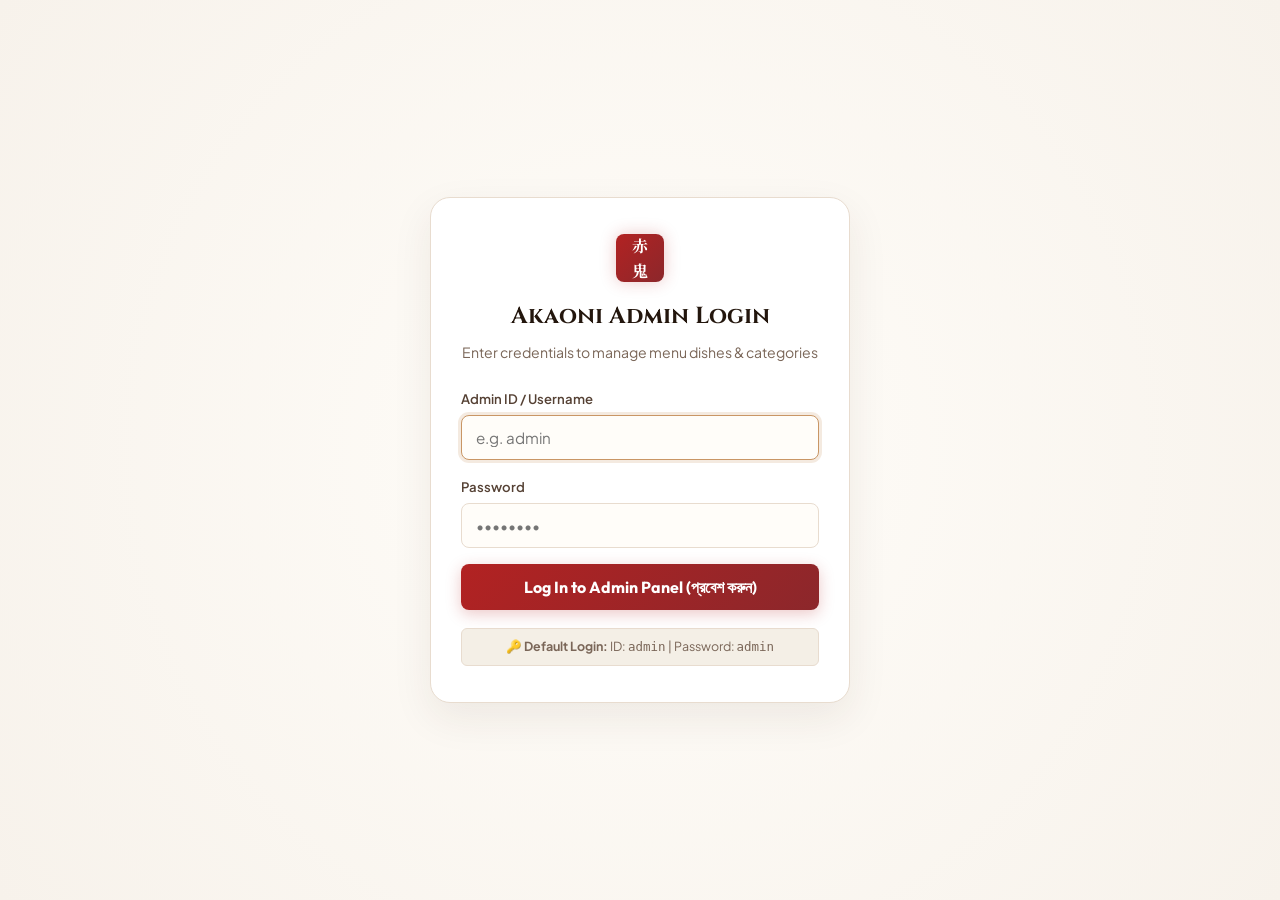
<file: admin.html>
<!DOCTYPE html>
<html lang="en">
<head>
  <meta charset="UTF-8">
  <meta name="viewport" content="width=device-width, initial-scale=1.0, maximum-scale=5.0">
  <title>Akaoni 赤鬼 | Menu Items Admin Panel</title>
  <meta name="description" content="Akaoni Menu Food Items Admin Management Panel">
  
  <link rel="icon" href="data:image/svg+xml,<svg xmlns=%22http://www.w3.org/2000/svg%22 viewBox=%220 0 100 100%22><text y=%22.9em%22 font-size=%2290%22>👹</text></svg>">
  <link rel="preconnect" href="https://fonts.googleapis.com">
  <link rel="preconnect" href="https://fonts.gstatic.com" crossorigin>
  <link href="https://fonts.googleapis.com/css2?family=Cinzel:wght@500;700;800&family=Noto+Serif+JP:wght@400;600;700&family=Outfit:wght@300;400;500;600;700;800&family=Plus+Jakarta+Sans:wght@400;500;600;700&display=swap" rel="stylesheet">
  <link rel="stylesheet" href="styles.css">

  <style>
    /* Dedicated Admin Panel Styles - Cream Luxury Palette */
    :root {
      --admin-bg: #F7F2EB;
      --admin-surface: #FFFDF9;
      --admin-surface-hover: #F2EBE0;
      --admin-card: #FFFFFF;
      --admin-border: #E8DCCF;
      --admin-border-active: #C99665;
      --admin-accent: #B22222;
      --admin-gold: #966F52;
      --admin-text-main: #23160D;
      --admin-text-muted: #554134;
      --admin-text-sub: #7A6658;
    }

    body.admin-body {
      background-color: var(--admin-bg);
      color: var(--admin-text-main);
      font-family: var(--font-body);
      min-height: 100vh;
      margin: 0;
      padding: 0;
      display: flex;
      flex-direction: column;
    }

    /* LOGIN SCREEN VIEW */
    .login-container {
      min-height: 100vh;
      display: flex;
      align-items: center;
      justify-content: center;
      padding: 20px;
      box-sizing: border-box;
      background: radial-gradient(circle at center, #FFFDF9 0%, #F7F2EB 100%);
    }

    .login-card {
      width: 100%;
      max-width: 420px;
      background: #FFFFFF;
      border: 1px solid var(--admin-border);
      border-radius: 20px;
      padding: 36px 30px;
      box-shadow: 0 15px 40px rgba(60, 40, 20, 0.08);
      text-align: center;
      box-sizing: border-box;
    }

    .login-hanko {
      width: 48px;
      height: 48px;
      margin: 0 auto 16px;
      background: linear-gradient(135deg, #B22222, #8C272B);
      color: #fff;
      font-family: var(--font-kanji);
      font-weight: 700;
      font-size: 16px;
      display: flex;
      align-items: center;
      justify-content: center;
      border-radius: 8px;
      box-shadow: 0 0 16px rgba(178, 34, 34, 0.25);
    }

    .login-title {
      font-family: var(--font-display);
      font-size: 1.45rem;
      margin: 0 0 6px;
      color: var(--admin-text-main);
    }

    .login-sub {
      font-size: 0.88rem;
      color: var(--admin-text-sub);
      margin: 0 0 24px;
    }

    .login-form-group {
      text-align: left;
      margin-bottom: 16px;
    }

    .login-form-group label {
      display: block;
      font-size: 0.82rem;
      font-weight: 600;
      margin-bottom: 6px;
      color: var(--admin-text-muted);
    }

    .login-input {
      width: 100%;
      box-sizing: border-box;
      padding: 12px 14px;
      border: 1px solid var(--admin-border);
      border-radius: 8px;
      font-size: 0.95rem;
      outline: none;
      background: #FFFDF9;
      color: var(--admin-text-main);
      transition: all 0.2s ease;
    }

    .login-input:focus {
      border-color: var(--admin-border-active);
      box-shadow: 0 0 0 3px rgba(201, 150, 101, 0.2);
    }

    .login-error {
      display: none;
      background: rgba(178, 34, 34, 0.08);
      border: 1px solid rgba(178, 34, 34, 0.3);
      color: var(--admin-accent);
      padding: 10px;
      border-radius: 8px;
      font-size: 0.82rem;
      margin-bottom: 16px;
      font-weight: 600;
    }

    .btn-login-submit {
      width: 100%;
      padding: 13px;
      background: linear-gradient(135deg, #B22222, #8C272B);
      color: #fff;
      border: none;
      border-radius: 8px;
      font-family: var(--font-heading);
      font-size: 1rem;
      font-weight: 700;
      cursor: pointer;
      box-shadow: 0 4px 15px rgba(178, 34, 34, 0.25);
      transition: all 0.2s ease;
    }

    .btn-login-submit:hover {
      background: linear-gradient(135deg, #CF3339, #B22222);
      transform: translateY(-1px);
    }

    .login-hint {
      margin-top: 18px;
      font-size: 0.78rem;
      color: var(--admin-text-sub);
      background: #F4EFE6;
      padding: 8px 12px;
      border-radius: 6px;
      border: 1px solid var(--admin-border);
    }

    /* AUTHENTICATED ADMIN PANEL VIEW */
    #adminView {
      display: none;
      flex-direction: column;
      min-height: 100vh;
    }

    /* Admin Top Header */
    .admin-header {
      background: rgba(255, 253, 249, 0.96);
      border-bottom: 1px solid var(--admin-border);
      backdrop-filter: blur(12px);
      position: sticky;
      top: 0;
      z-index: 100;
      padding: 10px 18px;
      box-shadow: 0 2px 10px rgba(60, 40, 20, 0.05);
    }

    .admin-header-inner {
      max-width: 1400px;
      margin: 0 auto;
      display: flex;
      align-items: center;
      justify-content: space-between;
      flex-wrap: wrap;
      gap: 12px;
    }

    .admin-brand {
      display: flex;
      align-items: center;
      gap: 10px;
      text-decoration: none;
      color: inherit;
    }

    .admin-hanko {
      width: 32px;
      height: 32px;
      background: linear-gradient(135deg, #B22222, #8C272B);
      color: #fff;
      font-family: var(--font-kanji);
      font-weight: 700;
      font-size: 12px;
      display: flex;
      align-items: center;
      justify-content: center;
      border-radius: 6px;
      border: 1px solid rgba(255, 215, 0, 0.3);
      text-align: center;
    }

    .admin-title-wrap h1 {
      font-family: var(--font-display);
      font-size: 1.12rem;
      letter-spacing: 0.06em;
      margin: 0;
      color: var(--admin-text-main);
      display: flex;
      align-items: center;
      gap: 8px;
    }

    .admin-badge {
      font-family: var(--font-heading);
      background: rgba(178, 34, 34, 0.1);
      border: 1px solid rgba(178, 34, 34, 0.3);
      color: var(--admin-accent);
      font-size: 0.68rem;
      font-weight: 700;
      padding: 2px 6px;
      border-radius: 4px;
      letter-spacing: 0.06em;
      text-transform: uppercase;
    }

    .admin-header-actions {
      display: flex;
      align-items: center;
      gap: 8px;
    }

    .btn-admin-nav {
      display: inline-flex;
      align-items: center;
      gap: 6px;
      padding: 7px 14px;
      border-radius: 7px;
      font-family: var(--font-heading);
      font-size: 0.82rem;
      font-weight: 600;
      text-decoration: none;
      cursor: pointer;
      transition: all 0.2s ease;
      border: 1px solid var(--admin-border);
      background: #FFFFFF;
      color: var(--admin-text-main);
      box-shadow: 0 1px 3px rgba(60, 40, 20, 0.04);
      white-space: nowrap;
    }

    .btn-admin-nav:hover {
      background: #F4ECE1;
      border-color: var(--admin-gold);
      transform: translateY(-1px);
    }

    .btn-admin-primary {
      background: linear-gradient(135deg, #B22222, #8C272B);
      color: #fff;
      border: none;
      box-shadow: 0 3px 10px rgba(178, 34, 34, 0.2);
    }

    .btn-admin-primary:hover {
      background: linear-gradient(135deg, #CF3339, #B22222);
      color: #fff;
      transform: translateY(-1px);
    }

    .btn-logout {
      background: rgba(178, 34, 34, 0.08);
      border: 1px solid rgba(178, 34, 34, 0.25);
      color: var(--admin-accent);
    }

    .btn-logout:hover {
      background: var(--admin-accent);
      color: #fff;
    }

    /* Main Container */
    .admin-main {
      flex: 1;
      max-width: 1400px;
      width: 100%;
      margin: 0 auto;
      padding: 20px 18px 50px;
      box-sizing: border-box;
    }

    /* Hero / Action Toolbar */
    .admin-toolbar {
      background: var(--admin-surface);
      border: 1px solid var(--admin-border);
      border-radius: 14px;
      padding: 16px 20px;
      margin-bottom: 22px;
      display: flex;
      flex-direction: column;
      gap: 14px;
      box-shadow: 0 3px 15px rgba(60, 40, 20, 0.04);
    }

    .admin-toolbar-header {
      display: flex;
      align-items: center;
      justify-content: space-between;
      flex-wrap: wrap;
      gap: 12px;
    }

    .admin-toolbar-title h2 {
      font-family: var(--font-heading);
      font-size: 1.25rem;
      margin: 0 0 3px;
      color: var(--admin-text-main);
    }

    .admin-toolbar-title p {
      font-size: 0.84rem;
      margin: 0;
      color: var(--admin-text-sub);
    }

    .toolbar-actions-group {
      display: flex;
      align-items: center;
      gap: 8px;
      flex-wrap: wrap;
    }

    /* Controls Row: Search & Filters */
    .admin-filter-bar {
      display: flex;
      align-items: center;
      justify-content: space-between;
      flex-wrap: wrap;
      gap: 12px;
      padding-top: 12px;
      border-top: 1px solid var(--admin-border);
    }

    .admin-search-wrap {
      flex: 1;
      min-width: 220px;
      max-width: 380px;
      position: relative;
    }

    .admin-search-wrap input {
      width: 100%;
      box-sizing: border-box;
      background: #FFFFFF;
      border: 1px solid var(--admin-border);
      border-radius: 8px;
      padding: 8px 12px 8px 34px;
      color: var(--admin-text-main);
      font-size: 0.86rem;
      outline: none;
      transition: all 0.2s ease;
    }

    .admin-search-wrap input:focus {
      border-color: var(--admin-border-active);
      box-shadow: 0 0 0 3px rgba(201, 150, 101, 0.15);
    }

    .admin-search-icon {
      position: absolute;
      left: 10px;
      top: 50%;
      transform: translateY(-50%);
      color: var(--admin-gold);
      pointer-events: none;
    }

    .admin-category-pills-wrap {
      display: flex;
      align-items: center;
      gap: 6px;
      overflow-x: auto;
      max-width: 100%;
      padding-bottom: 2px;
      -webkit-overflow-scrolling: touch;
      scrollbar-width: none;
    }

    .admin-category-pills-wrap::-webkit-scrollbar {
      display: none;
    }

    .admin-cat-pill {
      background: #FFFFFF;
      border: 1px solid var(--admin-border);
      color: var(--admin-text-muted);
      padding: 5px 12px;
      border-radius: 18px;
      font-size: 0.78rem;
      font-weight: 600;
      cursor: pointer;
      transition: all 0.2s ease;
      white-space: nowrap;
      flex-shrink: 0;
    }

    .admin-cat-pill:hover,
    .admin-cat-pill.active {
      background: #F0E6D8;
      border-color: var(--admin-border-active);
      color: var(--admin-text-main);
    }

    .admin-item-count-badge {
      font-size: 0.8rem;
      color: var(--admin-gold);
      font-weight: 700;
      white-space: nowrap;
    }

    /* COMPACT FOOD ITEMS GRID */
    .admin-dishes-grid {
      display: grid;
      grid-template-columns: repeat(auto-fill, minmax(250px, 1fr));
      gap: 14px;
    }

    /* COMPACT FOOD ITEM CARD */
    .admin-dish-card {
      background: var(--admin-card);
      border: 1px solid var(--admin-border);
      border-radius: 12px;
      overflow: hidden;
      display: flex;
      flex-direction: column;
      transition: all 0.2s ease;
      position: relative;
      box-shadow: 0 2px 8px rgba(60, 40, 20, 0.04);
    }

    .admin-dish-card:hover {
      transform: translateY(-2px);
      border-color: var(--admin-border-active);
      box-shadow: 0 8px 18px rgba(60, 40, 20, 0.08);
    }

    .admin-dish-card-media {
      position: relative;
      width: 100%;
      height: 110px;
      background: #EFE8DE;
      overflow: hidden;
    }

    .admin-dish-card-media img {
      width: 100%;
      height: 100%;
      object-fit: cover;
      transition: transform 0.3s ease;
    }

    .admin-dish-card:hover .admin-dish-card-media img {
      transform: scale(1.04);
    }

    .admin-dish-cat-badge {
      position: absolute;
      top: 8px;
      left: 8px;
      background: rgba(255, 253, 249, 0.94);
      border: 1px solid var(--admin-border);
      color: var(--admin-gold);
      font-size: 0.65rem;
      font-weight: 700;
      padding: 2px 7px;
      border-radius: 4px;
      text-transform: uppercase;
      letter-spacing: 0.04em;
    }

    .admin-dish-price-badge {
      position: absolute;
      top: 8px;
      right: 8px;
      background: var(--admin-accent);
      color: #fff;
      font-family: var(--font-heading);
      font-size: 0.82rem;
      font-weight: 700;
      padding: 2px 8px;
      border-radius: 5px;
      box-shadow: 0 2px 6px rgba(178, 34, 34, 0.25);
    }

    .admin-dish-card-body {
      padding: 10px 12px;
      flex: 1;
      display: flex;
      flex-direction: column;
    }

    .admin-dish-names {
      margin-bottom: 6px;
    }

    .admin-dish-en-name {
      font-family: var(--font-heading);
      font-size: 0.98rem;
      font-weight: 700;
      margin: 0 0 2px;
      color: var(--admin-text-main);
      white-space: nowrap;
      overflow: hidden;
      text-overflow: ellipsis;
    }

    .admin-dish-jp-name {
      font-family: var(--font-kanji);
      font-size: 0.74rem;
      color: var(--admin-gold);
      font-weight: 600;
      white-space: nowrap;
      overflow: hidden;
      text-overflow: ellipsis;
    }

    .admin-dish-desc {
      font-size: 0.78rem;
      line-height: 1.35;
      color: var(--admin-text-muted);
      margin: 0 0 10px;
      flex: 1;
      display: -webkit-box;
      -webkit-line-clamp: 2;
      -webkit-box-orient: vertical;
      overflow: hidden;
    }

    /* Card Actions Footer */
    .admin-dish-actions {
      display: flex;
      align-items: center;
      gap: 6px;
      padding-top: 8px;
      border-top: 1px solid var(--admin-border);
    }

    .btn-edit-dish {
      flex: 1;
      background: #FAF5ED;
      border: 1px solid var(--admin-border);
      color: var(--admin-text-main);
      padding: 5px 8px;
      border-radius: 6px;
      font-size: 0.78rem;
      font-weight: 600;
      cursor: pointer;
      transition: all 0.2s ease;
      display: flex;
      align-items: center;
      justify-content: center;
      gap: 4px;
    }

    .btn-edit-dish:hover {
      background: var(--admin-border-active);
      color: #FFFFFF;
    }

    .btn-delete-dish {
      background: rgba(178, 34, 34, 0.08);
      border: 1px solid rgba(178, 34, 34, 0.2);
      color: var(--admin-accent);
      padding: 5px 8px;
      border-radius: 6px;
      font-size: 0.78rem;
      cursor: pointer;
      transition: all 0.2s ease;
    }

    .btn-delete-dish:hover {
      background: var(--admin-accent);
      color: #fff;
    }

    /* MODAL BASE */
    .admin-modal-backdrop {
      position: fixed;
      inset: 0;
      background: rgba(35, 22, 13, 0.45);
      backdrop-filter: blur(5px);
      z-index: 1000;
      opacity: 0;
      pointer-events: none;
      transition: opacity 0.25s ease;
    }

    .admin-modal-backdrop.active {
      opacity: 1;
      pointer-events: auto;
    }

    .admin-modal {
      position: fixed;
      top: 50%;
      left: 50%;
      transform: translate(-50%, -50%) scale(0.96);
      width: 94%;
      max-width: 620px;
      max-height: 90vh;
      background: #FFFDF9;
      border: 1px solid var(--admin-border);
      border-radius: 18px;
      box-shadow: 0 15px 40px rgba(60, 40, 20, 0.18);
      z-index: 1001;
      opacity: 0;
      pointer-events: none;
      transition: all 0.25s cubic-bezier(0.16, 1, 0.3, 1);
      display: flex;
      flex-direction: column;
      overflow: hidden;
    }

    .admin-modal.active {
      transform: translate(-50%, -50%) scale(1);
      opacity: 1;
      pointer-events: auto;
    }

    .admin-modal-header {
      padding: 14px 18px;
      border-bottom: 1px solid var(--admin-border);
      display: flex;
      align-items: center;
      justify-content: space-between;
      background: #F9F4EC;
    }

    .admin-modal-header h3 {
      font-family: var(--font-heading);
      font-size: 1.15rem;
      margin: 0;
      color: var(--admin-text-main);
      display: flex;
      align-items: center;
      gap: 8px;
    }

    .admin-modal-close {
      background: none;
      border: none;
      color: var(--admin-text-sub);
      font-size: 1.4rem;
      cursor: pointer;
      padding: 2px 6px;
      border-radius: 4px;
      line-height: 1;
    }

    .admin-modal-close:hover {
      color: var(--admin-accent);
      background: rgba(0, 0, 0, 0.05);
    }

    .admin-modal-body {
      padding: 18px;
      overflow-y: auto;
      flex: 1;
      background: #FFFDF9;
      -webkit-overflow-scrolling: touch;
    }

    /* Form Fields */
    .form-group {
      margin-bottom: 14px;
    }

    .form-row {
      display: grid;
      grid-template-columns: 1fr 1fr;
      gap: 12px;
    }

    .form-label {
      display: block;
      font-size: 0.8rem;
      font-weight: 600;
      color: var(--admin-text-main);
      margin-bottom: 4px;
    }

    .form-label span.req {
      color: var(--admin-accent);
    }

    .form-control {
      width: 100%;
      box-sizing: border-box;
      background: #FFFFFF;
      border: 1px solid var(--admin-border);
      border-radius: 7px;
      padding: 8px 12px;
      color: var(--admin-text-main);
      font-size: 0.88rem;
      font-family: inherit;
      outline: none;
      transition: border-color 0.2s ease;
    }

    .form-control:focus {
      border-color: var(--admin-border-active);
      box-shadow: 0 0 0 3px rgba(201, 150, 101, 0.15);
    }

    textarea.form-control {
      min-height: 75px;
      resize: vertical;
      line-height: 1.4;
    }

    /* Photo Upload & Preview Box */
    .photo-preview-wrap {
      display: flex;
      align-items: center;
      gap: 12px;
      margin-top: 8px;
      background: #F9F5EE;
      border: 1px dashed var(--admin-border);
      border-radius: 8px;
      padding: 10px;
    }

    .photo-preview-img {
      width: 70px;
      height: 55px;
      border-radius: 5px;
      object-fit: cover;
      background: #EFE8DE;
      border: 1px solid var(--admin-border);
    }

    .photo-preview-info {
      flex: 1;
      font-size: 0.78rem;
      color: var(--admin-text-sub);
    }

    .gallery-quick-picker {
      margin-top: 8px;
    }

    .gallery-quick-picker label {
      font-size: 0.76rem;
      color: var(--admin-text-sub);
      display: block;
      margin-bottom: 4px;
    }

    .gallery-thumbs-row {
      display: flex;
      gap: 6px;
      overflow-x: auto;
      padding-bottom: 4px;
      scrollbar-width: thin;
    }

    .gallery-thumb-btn {
      flex: 0 0 46px;
      height: 36px;
      border-radius: 5px;
      overflow: hidden;
      border: 1px solid var(--admin-border);
      cursor: pointer;
      background: none;
      padding: 0;
      transition: all 0.2s ease;
    }

    .gallery-thumb-btn img {
      width: 100%;
      height: 100%;
      object-fit: cover;
    }

    .gallery-thumb-btn:hover,
    .gallery-thumb-btn.selected {
      border-color: var(--admin-accent);
      transform: scale(1.06);
      box-shadow: 0 0 8px rgba(178, 34, 34, 0.2);
    }

    /* Modal Footer */
    .admin-modal-footer {
      padding: 12px 18px;
      border-top: 1px solid var(--admin-border);
      display: flex;
      align-items: center;
      justify-content: flex-end;
      gap: 10px;
      background: #F9F4EC;
    }

    /* CATEGORIES LIST TABLE IN MODAL */
    .cats-manage-list {
      display: flex;
      flex-direction: column;
      gap: 6px;
      max-height: 200px;
      overflow-y: auto;
      margin-top: 12px;
      border: 1px solid var(--admin-border);
      border-radius: 8px;
      padding: 8px;
      background: #FFFFFF;
    }

    .cat-item-row {
      display: flex;
      align-items: center;
      justify-content: space-between;
      padding: 6px 10px;
      background: #FAF6EF;
      border-radius: 6px;
      font-size: 0.84rem;
    }

    .cat-item-row .cat-item-name {
      display: flex;
      align-items: center;
      gap: 8px;
      font-weight: 600;
      color: var(--admin-text-main);
    }

    .cat-item-row .cat-item-kanji {
      font-family: var(--font-kanji);
      color: var(--admin-gold);
      font-size: 0.8rem;
    }

    .btn-del-cat {
      background: none;
      border: none;
      color: var(--admin-accent);
      cursor: pointer;
      font-size: 0.9rem;
      padding: 2px 6px;
      border-radius: 4px;
    }

    .btn-del-cat:hover {
      background: rgba(178, 34, 34, 0.1);
    }

    /* Toast Notification */
    .admin-toast {
      position: fixed;
      bottom: 20px;
      right: 20px;
      background: #FFFFFF;
      border: 1px solid var(--admin-border-active);
      color: var(--admin-text-main);
      padding: 12px 18px;
      border-radius: 8px;
      box-shadow: 0 8px 24px rgba(60, 40, 20, 0.14);
      display: flex;
      align-items: center;
      gap: 8px;
      font-size: 0.86rem;
      font-weight: 600;
      z-index: 2000;
      transform: translateY(100px);
      opacity: 0;
      transition: all 0.25s cubic-bezier(0.16, 1, 0.3, 1);
    }

    .admin-toast.show {
      transform: translateY(0);
      opacity: 1;
    }

    .admin-toast.success {
      border-color: #2e7d32;
    }

    /* RESPONSIVE: TABLETS & MOBILE */
    @media (max-width: 900px) {
      .admin-dishes-grid {
        grid-template-columns: repeat(auto-fill, minmax(220px, 1fr));
        gap: 12px;
      }
    }

    @media (max-width: 680px) {
      .admin-main {
        padding: 14px 12px 40px;
      }
      .admin-header {
        padding: 8px 12px;
      }
      .admin-title-wrap h1 {
        font-size: 0.98rem;
      }
      .admin-toolbar {
        padding: 14px 12px;
      }
      .admin-dishes-grid {
        grid-template-columns: 1fr;
      }
      .form-row {
        grid-template-columns: 1fr;
        gap: 8px;
      }
      .admin-filter-bar {
        flex-direction: column;
        align-items: stretch;
      }
      .admin-search-wrap {
        max-width: 100%;
        min-width: 100%;
      }
      .toolbar-actions-group {
        width: 100%;
      }
      .toolbar-actions-group button {
        flex: 1;
        justify-content: center;
      }
      .admin-modal {
        width: 95%;
        max-height: 94vh;
      }
    }
  </style>
</head>
<body class="admin-body">

  <!-- 1. LOGIN SCREEN GATE -->
  <div class="login-container" id="loginScreen">
    <div class="login-card">
      <div class="login-hanko">赤<br>鬼</div>
      <h2 class="login-title">Akaoni Admin Login</h2>
      <p class="login-sub">Enter credentials to manage menu dishes & categories</p>
      
      <div class="login-error" id="loginError">
        Incorrect ID or Password. Please try again.
      </div>

      <form id="loginForm">
        <div class="login-form-group">
          <label for="loginId">Admin ID / Username</label>
          <input type="text" id="loginId" class="login-input" placeholder="e.g. admin" required autocomplete="username">
        </div>

        <div class="login-form-group">
          <label for="loginPassword">Password</label>
          <input type="password" id="loginPassword" class="login-input" placeholder="••••••••" required autocomplete="current-password">
        </div>

        <button type="submit" class="btn-login-submit" id="btnLoginSubmit">
          Log In to Admin Panel (প্রবেশ করুন)
        </button>
      </form>

      <div class="login-hint">
        🔑 <strong>Default Login:</strong> ID: <code>admin</code> | Password: <code>admin</code>
      </div>
    </div>
  </div>

  <!-- 2. AUTHENTICATED ADMIN PANEL VIEW -->
  <div id="adminView">
    <!-- ADMIN HEADER -->
    <header class="admin-header">
      <div class="admin-header-inner">
        <a href="menu.html" class="admin-brand" target="_blank" title="Akaoni">
          <div class="admin-hanko">赤<br>鬼</div>
          <div class="admin-title-wrap">
            <h1>AKAONI <span class="admin-badge">Menu Admin</span></h1>
          </div>
        </a>

        <div class="admin-header-actions">
          <button id="btnResetDefaults" class="btn-admin-nav" title="Reset dishes to original defaults" style="font-size: 0.78rem; color: var(--admin-text-sub);">
            ↺ Reset
          </button>
          <a href="menu.html" class="btn-admin-nav" target="_blank" title="View Live Menu Page">
            <span>View Menu ↗</span>
          </a>
          <button id="btnLogout" class="btn-admin-nav btn-logout" title="Log Out from Admin">
            <span>Logout 🔒</span>
          </button>
        </div>
      </div>
    </header>

    <!-- MAIN ADMIN CONTENT -->
    <main class="admin-main">
      
      <!-- TOOLBAR & STATS -->
      <section class="admin-toolbar">
        <div class="admin-toolbar-header">
          <div class="admin-toolbar-title">
            <h2>Food Items & Categories Management</h2>
            <p>Add new dishes, edit price/photo/description, or create custom menu categories.</p>
          </div>
          <div class="toolbar-actions-group">
            <button id="btnOpenCategoryModal" class="btn-admin-nav" style="border-color: var(--admin-gold); font-size: 0.84rem;">
              <span>📁 Manage Categories</span>
            </button>
            <button id="btnOpenAddModal" class="btn-admin-nav btn-admin-primary" style="font-size: 0.84rem;">
              <span>+ Add New Food Item</span>
            </button>
          </div>
        </div>

        <!-- SEARCH & CATEGORY FILTERS (Scrollable on Mobile/Tablet) -->
        <div class="admin-filter-bar">
          <div class="admin-search-wrap">
            <svg class="admin-search-icon" viewBox="0 0 24 24" width="15" height="15" fill="none" stroke="currentColor" stroke-width="2">
              <circle cx="11" cy="11" r="8"></circle>
              <line x1="21" y1="21" x2="16.65" y2="16.65"></line>
            </svg>
            <input type="text" id="adminSearchInput" placeholder="Filter dishes by name, ingredients, price...">
          </div>

          <div class="admin-category-pills-wrap" id="adminCategoryPills">
            <!-- Dynamically populated category pills -->
          </div>

          <div class="admin-item-count-badge" id="adminItemCount">
            Showing 0 dishes
          </div>
        </div>
      </section>

      <!-- COMPACT DISHES LIST GRID -->
      <div class="admin-dishes-grid" id="adminDishesGrid">
        <!-- Dynamically Rendered Compact Food Items -->
      </div>

    </main>
  </div>

  <!-- ADD / EDIT DISH MODAL -->
  <div class="admin-modal-backdrop" id="modalBackdrop"></div>
  <div class="admin-modal" id="dishModal">
    <div class="admin-modal-header">
      <h3 id="modalTitle">Edit Food Item</h3>
      <button class="admin-modal-close" id="modalCloseBtn">&times;</button>
    </div>
    
    <form id="dishForm" class="admin-modal-body">
      <input type="hidden" id="dishId" value="">

      <!-- Row 1: English & Japanese Name -->
      <div class="form-row">
        <div class="form-group">
          <label class="form-label" for="dishEnName">Dish Name (English) <span class="req">*</span></label>
          <input type="text" id="dishEnName" class="form-control" placeholder="e.g. Hon-Maguro Otoro" required>
        </div>
        <div class="form-group">
          <label class="form-label" for="dishJpName">Japanese Name (Kanji) <span class="req">*</span></label>
          <input type="text" id="dishJpName" class="form-control" placeholder="e.g. 本マグロ大トロ" required>
        </div>
      </div>

      <!-- Row 2: Category & Price -->
      <div class="form-row">
        <div class="form-group">
          <label class="form-label" for="dishCategory">Category <span class="req">*</span></label>
          <select id="dishCategory" class="form-control" required>
            <!-- Populated dynamically -->
          </select>
        </div>
        <div class="form-group">
          <label class="form-label" for="dishPrice">Price ($ USD) <span class="req">*</span></label>
          <input type="number" id="dishPrice" class="form-control" step="0.01" min="0" placeholder="e.g. 36.00" required>
        </div>
      </div>

      <!-- Row 3: Photo / Image -->
      <div class="form-group">
        <label class="form-label" for="dishImage">Dish Photo / Image URL <span class="req">*</span></label>
        <input type="text" id="dishImage" class="form-control" placeholder="./images/hero_tuna.jpg or URL" required>
        
        <!-- File upload for local photo -->
        <div style="margin-top: 6px; display: flex; align-items: center; gap: 8px;">
          <label class="btn-admin-nav" style="padding: 4px 10px; font-size: 0.76rem; cursor: pointer;">
            📁 Upload From Device
            <input type="file" id="dishPhotoUpload" accept="image/*" style="display: none;">
          </label>
          <span style="font-size: 0.74rem; color: var(--admin-text-sub);">JPG, PNG, WEBP</span>
        </div>

        <!-- Quick Restaurant Gallery Picker -->
        <div class="gallery-quick-picker">
          <label>Or select from restaurant gallery:</label>
          <div class="gallery-thumbs-row">
            <button type="button" class="gallery-thumb-btn" data-img="./images/hero_tuna.jpg" title="Hon-Maguro Otoro">
              <img src="./images/hero_tuna.jpg" alt="Tuna">
            </button>
            <button type="button" class="gallery-thumb-btn" data-img="./images/hero_salmon.jpg" title="King Salmon">
              <img src="./images/hero_salmon.jpg" alt="Salmon">
            </button>
            <button type="button" class="gallery-thumb-btn" data-img="./images/hero_uni.jpg" title="Hokkaido Uni">
              <img src="./images/hero_uni.jpg" alt="Uni">
            </button>
            <button type="button" class="gallery-thumb-btn" data-img="./images/menu_wagyu.jpg" title="Miyazaki A5 Wagyu">
              <img src="./images/menu_wagyu.jpg" alt="Wagyu">
            </button>
            <button type="button" class="gallery-thumb-btn" data-img="./images/menu_hamachi.jpg" title="Hamachi Truffle">
              <img src="./images/menu_hamachi.jpg" alt="Hamachi">
            </button>
            <button type="button" class="gallery-thumb-btn" data-img="./images/menu_roll.jpg" title="Fire Dragon Roll">
              <img src="./images/menu_roll.jpg" alt="Roll">
            </button>
            <button type="button" class="gallery-thumb-btn" data-img="./images/hero_matcha.jpg" title="Matcha Mousse">
              <img src="./images/hero_matcha.jpg" alt="Matcha">
            </button>
            <button type="button" class="gallery-thumb-btn" data-img="./images/menu_sake.jpg" title="Dassai 23 Sake">
              <img src="./images/menu_sake.jpg" alt="Sake">
            </button>
          </div>
        </div>

        <!-- Live Photo Preview -->
        <div class="photo-preview-wrap">
          <img id="modalPhotoPreview" src="./images/hero_tuna.jpg" alt="Preview" class="photo-preview-img">
          <div class="photo-preview-info">
            <strong>Photo Preview:</strong>
            <div id="photoPreviewPath" style="word-break: break-all; opacity: 0.8; margin-top: 2px;">./images/hero_tuna.jpg</div>
          </div>
        </div>
      </div>

      <!-- Row 4: Description -->
      <div class="form-group">
        <label class="form-label" for="dishDesc">Description (খাবারের বিবরণ) <span class="req">*</span></label>
        <textarea id="dishDesc" class="form-control" placeholder="Describe flavor, ingredients, and presentation..." required></textarea>
      </div>

      <!-- Row 5: Optional Subtitle, Origin & Ingredients -->
      <div class="form-row">
        <div class="form-group">
          <label class="form-label" for="dishBadge">Feature Badge (Optional)</label>
          <input type="text" id="dishBadge" class="form-control" placeholder="e.g. Michelin Feature, Chef Favorite">
        </div>
        <div class="form-group">
          <label class="form-label" for="dishOrigin">Origin / Sourcing</label>
          <input type="text" id="dishOrigin" class="form-control" placeholder="e.g. Toyosu Fish Market, Tokyo">
        </div>
      </div>

      <div class="form-group">
        <label class="form-label" for="dishIngredients">Ingredients (comma separated)</label>
        <input type="text" id="dishIngredients" class="form-control" placeholder="e.g. Bluefin Otoro, Akazu Red Rice, Shizuoka Wasabi">
      </div>
    </form>

    <div class="admin-modal-footer">
      <button type="button" class="btn-admin-nav" id="modalCancelBtn">Cancel</button>
      <button type="button" class="btn-admin-nav btn-admin-primary" id="modalSaveBtn">
        <span>Save & Update Menu</span>
      </button>
    </div>
  </div>

  <!-- MANAGE / CREATE CATEGORY MODAL -->
  <div class="admin-modal-backdrop" id="categoryModalBackdrop"></div>
  <div class="admin-modal" id="categoryModal" style="max-width: 500px;">
    <div class="admin-modal-header">
      <h3>📁 Manage & Create Categories (ক্যাটাগরি তৈরি)</h3>
      <button class="admin-modal-close" id="catModalCloseBtn">&times;</button>
    </div>

    <div class="admin-modal-body">
      <!-- Create Category Form -->
      <form id="createCatForm">
        <div class="form-group">
          <label class="form-label" for="newCatName">New Category Name (English) <span class="req">*</span></label>
          <input type="text" id="newCatName" class="form-control" placeholder="e.g. Special Rolls, Tempura, Appetizers" required>
        </div>

        <div class="form-group">
          <label class="form-label" for="newCatKanji">Japanese Kanji / Character (Optional)</label>
          <input type="text" id="newCatKanji" class="form-control" placeholder="e.g. 巻, 天, 揚" maxlength="4">
        </div>

        <button type="submit" class="btn-admin-nav btn-admin-primary" style="width: 100%; justify-content: center; padding: 10px;">
          <span>+ Add Category to Menu (ক্যাটাগরি তৈরি করুন)</span>
        </button>
      </form>

      <!-- Existing Categories List -->
      <div style="margin-top: 20px;">
        <label class="form-label" style="margin-bottom: 6px;">Active Menu Categories:</label>
        <div class="cats-manage-list" id="catsManageList">
          <!-- Populated dynamically -->
        </div>
      </div>
    </div>

    <div class="admin-modal-footer">
      <button type="button" class="btn-admin-nav" id="catModalDoneBtn">Done</button>
    </div>
  </div>

  <!-- TOAST NOTIFICATION -->
  <div class="admin-toast" id="adminToast">
    <span id="toastIcon">✨</span>
    <span id="toastMsg">Dish successfully updated!</span>
  </div>

  <!-- ADMIN SCRIPT -->
  <script>
    // --- AUTHENTICATION ENGINE ---
    const AUTH_SESSION_KEY = 'akaoni_admin_authenticated';
    const VALID_USER = 'admin';
    const VALID_PASSWORDS = ['admin', 'akaoni123'];

    const loginScreen = document.getElementById('loginScreen');
    const adminView = document.getElementById('adminView');
    const loginForm = document.getElementById('loginForm');
    const loginIdInput = document.getElementById('loginId');
    const loginPassInput = document.getElementById('loginPassword');
    const loginError = document.getElementById('loginError');
    const btnLogout = document.getElementById('btnLogout');

    const checkAuth = () => {
      const isAuth = sessionStorage.getItem(AUTH_SESSION_KEY) === 'true';
      if (isAuth) {
        loginScreen.style.display = 'none';
        adminView.style.display = 'flex';
        initAdminData();
      } else {
        loginScreen.style.display = 'flex';
        adminView.style.display = 'none';
        loginIdInput.focus();
      }
    };

    if (loginForm) {
      loginForm.addEventListener('submit', (e) => {
        e.preventDefault();
        const id = loginIdInput.value.trim();
        const pass = loginPassInput.value.trim();

        if (id.toLowerCase() === VALID_USER && VALID_PASSWORDS.includes(pass)) {
          sessionStorage.setItem(AUTH_SESSION_KEY, 'true');
          loginError.style.display = 'none';
          checkAuth();
          showToast('Welcome back, Admin!');
        } else {
          loginError.style.display = 'block';
          loginPassInput.value = '';
          loginPassInput.focus();
        }
      });
    }

    if (btnLogout) {
      btnLogout.addEventListener('click', () => {
        sessionStorage.removeItem(AUTH_SESSION_KEY);
        showToast('Logged out successfully.');
        checkAuth();
      });
    }

    // --- DATA & CATEGORY STATE ---
    let dishesData = [];
    let categoriesData = [
      { id: "nigiri", name: "Nigiri & Sashimi", kanji: "握り" },
      { id: "signature", name: "Chef's Signatures", kanji: "特撰" },
      { id: "robata", name: "Binchotan Robata", kanji: "炉端" },
      { id: "izakaya", name: "Izakaya Small Plates", kanji: "居酒" },
      { id: "sake", name: "Sake & Drinks", kanji: "酒" },
      { id: "dessert", name: "Desserts", kanji: "甘味" }
    ];

    let currentCategoryFilter = 'all';
    let currentSearchTerm = '';

    // Load Categories
    const initCategories = async () => {
      try {
        const local = localStorage.getItem('akaoni_menu_categories');
        if (local) {
          const parsed = JSON.parse(local);
          if (Array.isArray(parsed) && parsed.length > 0) {
            categoriesData = parsed;
          }
        }
      } catch(e) {}

      try {
        const res = await fetch('categories.json?t=' + Date.now());
        if (res.ok) {
          const data = await res.json();
          if (Array.isArray(data) && data.length > 0) {
            categoriesData = data;
            localStorage.setItem('akaoni_menu_categories', JSON.stringify(data));
          }
        }
      } catch(e) {}

      renderCategoryPillsAndSelect();
    };

    const persistCategories = async () => {
      localStorage.setItem('akaoni_menu_categories', JSON.stringify(categoriesData));
      try {
        await fetch('/api/categories', {
          method: 'POST',
          headers: { 'Content-Type': 'application/json' },
          body: JSON.stringify(categoriesData)
        });
      } catch(e) {}
      renderCategoryPillsAndSelect();
    };

    const renderCategoryPillsAndSelect = () => {
      // 1. Render Toolbar Pills
      const pillsContainer = document.getElementById('adminCategoryPills');
      if (pillsContainer) {
        let html = `<button class="admin-cat-pill ${currentCategoryFilter === 'all' ? 'active' : ''}" data-category="all">All</button>`;
        categoriesData.forEach(cat => {
          const isActive = currentCategoryFilter === cat.id ? 'active' : '';
          html += `<button class="admin-cat-pill ${isActive}" data-category="${cat.id}">${cat.name}</button>`;
        });
        pillsContainer.innerHTML = html;

        pillsContainer.querySelectorAll('.admin-cat-pill').forEach(pill => {
          pill.addEventListener('click', () => {
            pillsContainer.querySelectorAll('.admin-cat-pill').forEach(p => p.classList.remove('active'));
            pill.classList.add('active');
            currentCategoryFilter = pill.dataset.category;
            renderAdminDishes();
          });
        });
      }

      // 2. Render Modal Category Dropdown
      const catSelect = document.getElementById('dishCategory');
      if (catSelect) {
        catSelect.innerHTML = categoriesData.map(cat => 
          `<option value="${cat.id}">${cat.name} (${cat.kanji || '食'})</option>`
        ).join('');
      }

      // 3. Render Modal Category Manage List
      const catManageList = document.getElementById('catsManageList');
      if (catManageList) {
        catManageList.innerHTML = categoriesData.map(cat => {
          const dishCount = dishesData.filter(d => d.category === cat.id).length;
          const isDefault = ['nigiri', 'signature', 'robata', 'izakaya', 'sake', 'dessert'].includes(cat.id);
          return `
            <div class="cat-item-row">
              <span class="cat-item-name">
                <span>${cat.name}</span>
                <span class="cat-item-kanji">${cat.kanji || ''}</span>
                <small style="color: var(--admin-text-sub); font-size: 0.72rem;">(${dishCount} items)</small>
              </span>
              ${!isDefault ? `
                <button type="button" class="btn-del-cat" onclick="deleteCategory('${cat.id}')" title="Delete category">✕</button>
              ` : `<small style="font-size: 0.7rem; color: var(--admin-text-sub);">Default</small>`}
            </div>
          `;
        }).join('');
      }
    };

    // Category Creation
    const createCatForm = document.getElementById('createCatForm');
    const newCatNameInput = document.getElementById('newCatName');
    const newCatKanjiInput = document.getElementById('newCatKanji');

    if (createCatForm) {
      createCatForm.addEventListener('submit', async (e) => {
        e.preventDefault();
        const name = newCatNameInput.value.trim();
        const kanji = newCatKanjiInput.value.trim() || name.charAt(0);

        if (!name) return;

        // Auto id
        const id = name.toLowerCase().replace(/[^a-z0-9]+/g, '-').replace(/(^-|-$)/g, '');
        if (categoriesData.some(c => c.id === id)) {
          alert('A category with this name already exists.');
          return;
        }

        categoriesData.push({ id, name, kanji });
        await persistCategories();
        newCatNameInput.value = '';
        newCatKanjiInput.value = '';
        showToast(`🎉 Category "${name}" added to menu!`);
      });
    }

    window.deleteCategory = async (catId) => {
      const cat = categoriesData.find(c => c.id === catId);
      if (!cat) return;
      const count = dishesData.filter(d => d.category === catId).length;
      if (count > 0) {
        if (!confirm(`There are ${count} dishes assigned to "${cat.name}". Are you sure you want to delete this category?`)) {
          return;
        }
      } else {
        if (!confirm(`Delete category "${cat.name}"?`)) return;
      }

      categoriesData = categoriesData.filter(c => c.id !== catId);
      await persistCategories();
      showToast(`Category "${cat.name}" deleted.`);
    };

    // Category Modal controls
    const categoryModal = document.getElementById('categoryModal');
    const categoryModalBackdrop = document.getElementById('categoryModalBackdrop');
    const btnOpenCategoryModal = document.getElementById('btnOpenCategoryModal');
    const catModalCloseBtn = document.getElementById('catModalCloseBtn');
    const catModalDoneBtn = document.getElementById('catModalDoneBtn');

    const openCategoryModal = () => {
      renderCategoryPillsAndSelect();
      categoryModal.classList.add('active');
      categoryModalBackdrop.classList.add('active');
      document.body.style.overflow = 'hidden';
      newCatNameInput.focus();
    };

    const closeCategoryModal = () => {
      categoryModal.classList.remove('active');
      categoryModalBackdrop.classList.remove('active');
      document.body.style.overflow = '';
    };

    if (btnOpenCategoryModal) btnOpenCategoryModal.addEventListener('click', openCategoryModal);
    if (catModalCloseBtn) catModalCloseBtn.addEventListener('click', closeCategoryModal);
    if (catModalDoneBtn) catModalDoneBtn.addEventListener('click', closeCategoryModal);
    if (categoryModalBackdrop) categoryModalBackdrop.addEventListener('click', closeCategoryModal);

    // --- DISHES MANAGEMENT ENGINE ---
    const defaultDishes = [
      {
        id: 'dish-1',
        category: 'nigiri',
        jpName: '本マグロ大トロ',
        enName: 'Hon-Maguro Otoro',
        sub: '本マグロ大トロ • Aged Bluefin',
        badge: 'Michelin Feature',
        price: 36.00,
        image: './images/hero_tuna.jpg',
        origin: 'Toyosu Fish Market, Tokyo',
        desc: 'Melt-in-your-mouth Bluefin tuna belly aged for optimal amino acid depth, torched with binchotan oak and finished with house nikiri shoyu and 24K gold flakes.',
        umami: 98,
        richness: 95,
        sweetness: 80,
        ingredients: ['Bluefin Otoro', 'Akazu Red Rice', 'Shizuoka Wasabi', 'Simmered Nikiri', '24K Gold Leaf'],
        pairing: 'Dassai 23 Junmai Daiginjo or Kenbishi Mizuho.'
      },
      {
        id: 'dish-2',
        category: 'nigiri',
        jpName: 'サーモントロ炙り',
        enName: 'King Salmon Aburi Toro',
        sub: 'サーモントロ炙り • Wild Ora Belly',
        badge: 'Chef Favorite',
        price: 28.00,
        image: './images/hero_salmon.jpg',
        origin: 'Marlborough Sounds, NZ',
        desc: 'Wild Ora King Salmon belly delicately seared over Japanese charcoal, crowned with glowing Ikura salmon roe, fresh lime, and micro-herbs.',
        umami: 90,
        richness: 88,
        sweetness: 85,
        ingredients: ['Ora King Salmon', 'Wild Ikura', 'Fresh Lime Zest', 'Akazu Sushi Rice', 'Toasted Sesame'],
        pairing: 'Kubota Manju Junmai Daiginjo.'
      },
      {
        id: 'dish-3',
        category: 'signature',
        jpName: '北海道生雲丹・イクラ丼',
        enName: 'Hokkaido Uni & Ikura Bowl',
        sub: '生雲丹イクラ丼 • Kelp-Fed Uni',
        badge: 'Top Signature',
        price: 48.00,
        image: './images/hero_uni.jpg',
        origin: 'Hokkaido Auction, Japan',
        desc: 'Top-grade sweet Hokkaido Sea Urchin paired with marinated wild salmon roe over seasoned sushi rice, garnished with fresh shiso and gold flakes.',
        umami: 96,
        richness: 92,
        sweetness: 90,
        ingredients: ['Hokkaido Grade-A Uni', 'Marinated Ikura', 'Shiso Leaf', 'Nori Flakes', 'Gold Foil'],
        pairing: 'Kokuryu "Black Dragon" Daiginjo.'
      },
      {
        id: 'dish-4',
        category: 'robata',
        jpName: '宮崎牛A5炭火串焼き',
        enName: 'Miyazaki A5 Wagyu Robata',
        sub: '宮崎牛炭火串 • 10-Yr Aged Tare',
        badge: 'Binchotan Sear',
        price: 42.00,
        image: './images/menu_wagyu.jpg',
        origin: 'Miyazaki Prefecture, Japan',
        desc: 'Certified A5 Miyazaki Wagyu beef skewers grilled over Kishu binchotan white oak, glazed with aged house tare sauce and scallions.',
        umami: 95,
        richness: 98,
        sweetness: 75,
        ingredients: ['A5 Miyazaki Beef', '10-Year Aged Tare', 'Tokyo Scallions', 'White Sesame', 'Smoked Sea Salt'],
        pairing: 'Yamazaki 12yr Single Malt Whisky or Full-Bodied Junmai.'
      },
      {
        id: 'dish-5',
        category: 'nigiri',
        jpName: 'ハマチトリュフ刺身',
        enName: 'Hamachi Truffle Sashimi',
        sub: 'ハマチトリュフ • Monterey Catch',
        badge: 'Seasonal Catch',
        price: 32.00,
        image: './images/menu_hamachi.jpg',
        origin: 'Kagoshima Bay & Monterey',
        desc: 'Silky yellowtail sashimi drizzled with white truffle essence, citrus yuzu ponzu, thin jalapeño rings, and fresh black winter truffle shavings.',
        umami: 92,
        richness: 82,
        sweetness: 78,
        ingredients: ['Yellowtail Hamachi', 'Black Truffle', 'Yuzu Ponzu', 'Serrano Chili', 'Black Sesame'],
        pairing: 'Born Gold Muroka Junmai Daiginjo.'
      },
      {
        id: 'dish-6',
        category: 'signature',
        jpName: '赤鬼特製ドラゴンロール',
        enName: 'Akaoni Fire Dragon Roll',
        sub: '特製ロール • Tiger Shrimp',
        badge: 'House Specialty',
        price: 26.00,
        image: './images/menu_roll.jpg',
        origin: 'Akaoni Original Recipe',
        desc: 'Crispy wild shrimp tempura and cucumber wrapped with freshwater unagi eel, creamy Hass avocado, red tobiko caviar, and spicy kabayaki glaze.',
        umami: 88,
        richness: 85,
        sweetness: 82,
        ingredients: ['Tempura Tiger Shrimp', 'Freshwater Unagi', 'Avocado', 'Tobiko Roe', 'Spicy Aioli'],
        pairing: 'Asahi Super Dry Draft or Crisp Junmai Ginjo.'
      },
      {
        id: 'dish-7',
        category: 'sake',
        jpName: '獺祭 磨き二割三分',
        enName: 'Dassai 23 Junmai Daiginjo',
        sub: '獺祭二割三分 • Prestige Sake',
        badge: 'Prestige Sake',
        price: 34.00,
        image: './images/menu_sake.jpg',
        origin: 'Yamaguchi, Asahi Shuzo',
        desc: 'Yamada Nishiki rice milled down to 23%. Notes of ripe white peach, muscat grapes, honeydew, and an ethereal, silky finish.',
        umami: 75,
        richness: 70,
        sweetness: 85,
        ingredients: ['Yamada Nishiki Rice', 'Pure Spring Dashi Water', 'Artisan Yeast #9'],
        pairing: 'Complements all Raw Nigiri, Otoro & Uni.'
      },
      {
        id: 'dish-8',
        category: 'dessert',
        jpName: '京都宇治抹茶ムース和菓子',
        enName: 'Ceremonial Uji Matcha Mousse',
        sub: '宇治抹茶ムース • First-Flush Tea',
        badge: 'Artisan Confection',
        price: 18.00,
        image: './images/hero_matcha.jpg',
        origin: 'Kyoto Uji, Japan',
        desc: 'First-flush ceremonial Uji green tea mousse cake, sweet Azuki bean compote, matcha gelato, and white chocolate blossom with gold flakes.',
        umami: 60,
        richness: 78,
        sweetness: 82,
        ingredients: ['Ceremonial Uji Matcha', 'Hokkaido Azuki Red Beans', 'Artisan Gelato', 'White Chocolate'],
        pairing: 'Hot Genmaicha Roasted Rice Tea or Umeshu Plum Wine.'
      },
      {
        id: 'dish-9',
        category: 'izakaya',
        jpName: '雲丹とトリュフの茶碗蒸し',
        enName: 'Truffle & Uni Chawanmushi',
        sub: '雲丹茶碗蒸し • Warm Umami',
        badge: 'Warm Umami',
        price: 22.00,
        image: './images/hero_uni.jpg',
        origin: 'Akaoni Kitchen',
        desc: 'Silken Japanese egg custard steamed with katsuobushi dashi, crowned with warmed Hokkaido sea urchin, shiitake mushrooms, and black truffle drizzle.',
        umami: 96,
        richness: 86,
        sweetness: 80,
        ingredients: ['Organic Eggs', 'Katsuo Dashi', 'Hokkaido Uni', 'Shiitake', 'Mitsuba Herb'],
        pairing: 'Suigei "Drunken Whale" Tokubetsu Junmai.'
      },
      {
        id: 'dish-10',
        category: 'sake',
        jpName: '柚子紫蘇クラフトハイボール',
        enName: 'Yuzu Shiso Craft Highball',
        sub: '柚子紫蘇 • Craft Highball',
        badge: 'Artisan Cocktail',
        price: 19.00,
        image: './images/menu_sake.jpg',
        origin: 'Carmel Bar Craft',
        desc: 'Roku Japanese Gin infused with fresh red shiso leaves, pressed Shikoku yuzu citrus, artisanal tonic, and effervescent soda water.',
        umami: 50,
        richness: 45,
        sweetness: 70,
        ingredients: ['Roku Gin', 'Fresh Yuzu Juice', 'Shiso Cordial', 'Artisan Tonic', 'Dehydrated Yuzu Wheel'],
        pairing: 'Refreshing aperitif for Robata skewers.'
      }
    ];

    const initAdminData = async () => {
      await initCategories();

      // Load dishes from localStorage or dishes.json
      const local = localStorage.getItem('akaoni_menu_dishes');
      if (local) {
        try {
          const parsed = JSON.parse(local);
          if (Array.isArray(parsed) && parsed.length > 0) {
            dishesData = parsed;
            renderAdminDishes();
            return;
          }
        } catch(e) {}
      }

      try {
        const res = await fetch('dishes.json?t=' + Date.now());
        if (res.ok) {
          const data = await res.json();
          if (Array.isArray(data) && data.length > 0) {
            dishesData = data;
            localStorage.setItem('akaoni_menu_dishes', JSON.stringify(data));
            renderAdminDishes();
            return;
          }
        }
      } catch(e) {}

      dishesData = JSON.parse(JSON.stringify(defaultDishes));
      localStorage.setItem('akaoni_menu_dishes', JSON.stringify(dishesData));
      renderAdminDishes();
    };

    const persistDishes = async () => {
      localStorage.setItem('akaoni_menu_dishes', JSON.stringify(dishesData));
      try {
        await fetch('/api/dishes', {
          method: 'POST',
          headers: { 'Content-Type': 'application/json' },
          body: JSON.stringify(dishesData)
        });
      } catch (err) {}
    };

    const showToast = (message, isSuccess = true) => {
      const toast = document.getElementById('adminToast');
      const msgEl = document.getElementById('toastMsg');
      const iconEl = document.getElementById('toastIcon');
      msgEl.textContent = message;
      iconEl.textContent = isSuccess ? '✅' : '⚠️';
      toast.className = `admin-toast show ${isSuccess ? 'success' : ''}`;
      setTimeout(() => {
        toast.className = 'admin-toast';
      }, 2800);
    };

    // Compact Dishes Rendering
    const renderAdminDishes = () => {
      const grid = document.getElementById('adminDishesGrid');
      const countEl = document.getElementById('adminItemCount');
      if (!grid) return;

      const filtered = dishesData.filter(dish => {
        const matchCat = currentCategoryFilter === 'all' || dish.category === currentCategoryFilter;
        const matchSearch = !currentSearchTerm || 
          dish.enName.toLowerCase().includes(currentSearchTerm.toLowerCase()) ||
          dish.jpName.toLowerCase().includes(currentSearchTerm.toLowerCase()) ||
          dish.desc.toLowerCase().includes(currentSearchTerm.toLowerCase()) ||
          dish.price.toString().includes(currentSearchTerm) ||
          (dish.ingredients && dish.ingredients.some(i => i.toLowerCase().includes(currentSearchTerm.toLowerCase())));
        return matchCat && matchSearch;
      });

      countEl.textContent = `Showing ${filtered.length} of ${dishesData.length}`;

      if (filtered.length === 0) {
        grid.innerHTML = `
          <div style="grid-column: 1 / -1; text-align: center; padding: 40px 16px; color: var(--admin-text-sub);">
            <div style="font-size: 2.2rem; margin-bottom: 8px;">🥢</div>
            <h4 style="color: var(--admin-text-main); font-family: var(--font-heading); margin-bottom: 4px;">No dishes found</h4>
            <p style="font-size: 0.82rem; margin: 0;">Try selecting another category or clearing search filter.</p>
          </div>
        `;
        return;
      }

      grid.innerHTML = filtered.map(dish => {
        const catObj = categoriesData.find(c => c.id === dish.category);
        const catLabel = catObj ? catObj.name : dish.category;
        return `
          <div class="admin-dish-card" data-id="${dish.id}">
            <div class="admin-dish-card-media">
              <img src="${dish.image}" alt="${dish.enName}" onerror="this.src='./images/hero_tuna.jpg'">
              <span class="admin-dish-cat-badge">${catLabel}</span>
              <span class="admin-dish-price-badge">$${Number(dish.price).toFixed(2)}</span>
            </div>
            
            <div class="admin-dish-card-body">
              <div class="admin-dish-names">
                <h3 class="admin-dish-en-name" title="${dish.enName}">${dish.enName}</h3>
                <div class="admin-dish-jp-name">${dish.jpName}</div>
              </div>

              <p class="admin-dish-desc">${dish.desc}</p>

              <div class="admin-dish-actions">
                <button class="btn-edit-dish" onclick="openEditModal('${dish.id}')">
                  ✏️ Edit
                </button>
                <button class="btn-delete-dish" onclick="deleteDish('${dish.id}')" title="Delete from Menu">
                  🗑️
                </button>
              </div>
            </div>
          </div>
        `;
      }).join('');
    };

    // Filter listeners
    const searchInput = document.getElementById('adminSearchInput');
    if (searchInput) {
      searchInput.addEventListener('input', (e) => {
        currentSearchTerm = e.target.value.trim();
        renderAdminDishes();
      });
    }

    // Modal controls for Dish Add/Edit
    const modalBackdrop = document.getElementById('modalBackdrop');
    const dishModal = document.getElementById('dishModal');
    const modalCloseBtn = document.getElementById('modalCloseBtn');
    const modalCancelBtn = document.getElementById('modalCancelBtn');
    const modalSaveBtn = document.getElementById('modalSaveBtn');
    const btnOpenAddModal = document.getElementById('btnOpenAddModal');
    const dishPhotoUpload = document.getElementById('dishPhotoUpload');
    const dishImage = document.getElementById('dishImage');
    const modalPhotoPreview = document.getElementById('modalPhotoPreview');
    const photoPreviewPath = document.getElementById('photoPreviewPath');

    const updateImagePreview = (src) => {
      dishImage.value = src;
      modalPhotoPreview.src = src;
      photoPreviewPath.textContent = src.length > 40 ? src.slice(0, 38) + '...' : src;
    };

    document.querySelectorAll('.gallery-thumb-btn').forEach(btn => {
      btn.addEventListener('click', () => {
        document.querySelectorAll('.gallery-thumb-btn').forEach(b => b.classList.remove('selected'));
        btn.classList.add('selected');
        updateImagePreview(btn.dataset.img);
      });
    });

    if (dishImage) {
      dishImage.addEventListener('input', (e) => {
        updateImagePreview(e.target.value.trim());
      });
    }

    if (dishPhotoUpload) {
      dishPhotoUpload.addEventListener('change', (e) => {
        const file = e.target.files[0];
        if (file) {
          const reader = new FileReader();
          reader.onload = (event) => {
            updateImagePreview(event.target.result);
          };
          reader.readAsDataURL(file);
        }
      });
    }

    const openAddModal = () => {
      renderCategoryPillsAndSelect();
      document.getElementById('modalTitle').textContent = '+ Add New Food Item';
      document.getElementById('dishId').value = '';
      document.getElementById('dishEnName').value = '';
      document.getElementById('dishJpName').value = '';
      document.getElementById('dishCategory').value = categoriesData[0]?.id || 'nigiri';
      document.getElementById('dishPrice').value = '';
      document.getElementById('dishDesc').value = '';
      document.getElementById('dishBadge').value = '';
      document.getElementById('dishOrigin').value = '';
      document.getElementById('dishIngredients').value = '';
      updateImagePreview('./images/hero_tuna.jpg');

      dishModal.classList.add('active');
      modalBackdrop.classList.add('active');
      document.body.style.overflow = 'hidden';
      document.getElementById('dishEnName').focus();
    };

    window.openEditModal = (id) => {
      renderCategoryPillsAndSelect();
      const dish = dishesData.find(d => d.id === id);
      if (!dish) return;

      document.getElementById('modalTitle').textContent = `Edit: ${dish.enName}`;
      document.getElementById('dishId').value = dish.id;
      document.getElementById('dishEnName').value = dish.enName;
      document.getElementById('dishJpName').value = dish.jpName || '';
      document.getElementById('dishCategory').value = dish.category || categoriesData[0]?.id;
      document.getElementById('dishPrice').value = dish.price;
      document.getElementById('dishDesc').value = dish.desc || '';
      document.getElementById('dishBadge').value = dish.badge || '';
      document.getElementById('dishOrigin').value = dish.origin || '';
      document.getElementById('dishIngredients').value = Array.isArray(dish.ingredients) ? dish.ingredients.join(', ') : '';
      updateImagePreview(dish.image || './images/hero_tuna.jpg');

      dishModal.classList.add('active');
      modalBackdrop.classList.add('active');
      document.body.style.overflow = 'hidden';
    };

    const closeModal = () => {
      dishModal.classList.remove('active');
      modalBackdrop.classList.remove('active');
      document.body.style.overflow = '';
    };

    if (btnOpenAddModal) btnOpenAddModal.addEventListener('click', openAddModal);
    if (modalCloseBtn) modalCloseBtn.addEventListener('click', closeModal);
    if (modalCancelBtn) modalCancelBtn.addEventListener('click', closeModal);
    if (modalBackdrop) modalBackdrop.addEventListener('click', closeModal);

    // Save dish
    if (modalSaveBtn) {
      modalSaveBtn.addEventListener('click', async () => {
        const id = document.getElementById('dishId').value;
        const enName = document.getElementById('dishEnName').value.trim();
        const jpName = document.getElementById('dishJpName').value.trim() || enName;
        const category = document.getElementById('dishCategory').value;
        const price = parseFloat(document.getElementById('dishPrice').value);
        const image = document.getElementById('dishImage').value.trim() || './images/hero_tuna.jpg';
        const desc = document.getElementById('dishDesc').value.trim();
        const badge = document.getElementById('dishBadge').value.trim();
        const origin = document.getElementById('dishOrigin').value.trim();
        const ingredientsRaw = document.getElementById('dishIngredients').value.trim();
        const ingredients = ingredientsRaw ? ingredientsRaw.split(',').map(s => s.trim()).filter(Boolean) : [];

        if (!enName) {
          alert('Please enter dish name (English).');
          return;
        }
        if (isNaN(price) || price < 0) {
          alert('Please enter a valid price.');
          return;
        }
        if (!desc) {
          alert('Please enter a description for the dish.');
          return;
        }

        if (id) {
          const idx = dishesData.findIndex(d => d.id === id);
          if (idx !== -1) {
            dishesData[idx] = {
              ...dishesData[idx],
              enName,
              jpName,
              category,
              price,
              image,
              desc,
              badge: badge || dishesData[idx].badge,
              origin: origin || dishesData[idx].origin,
              ingredients: ingredients.length ? ingredients : dishesData[idx].ingredients
            };
            showToast(`✅ "${enName}" updated successfully!`);
          }
        } else {
          const newId = 'dish-' + Date.now();
          const newDish = {
            id: newId,
            category,
            jpName,
            enName,
            sub: `${jpName} • ${origin || 'Chef Special'}`,
            badge: badge || 'New Addition',
            price,
            image,
            origin: origin || 'Akaoni Kitchen',
            desc,
            umami: 90,
            richness: 85,
            sweetness: 80,
            ingredients: ingredients.length ? ingredients : ['Seasonal Fresh Catch', 'Artisanal Seasoning'],
            pairing: 'Complements dry Japanese Junmai sake.'
          };
          dishesData.unshift(newDish);
          showToast(`🎉 New dish "${enName}" added to Menu!`);
        }

        await persistDishes();
        renderAdminDishes();
        closeModal();
      });
    }

    // Delete dish
    window.deleteDish = async (id) => {
      const dish = dishesData.find(d => d.id === id);
      if (!dish) return;
      if (confirm(`Remove "${dish.enName}" from the menu?`)) {
        dishesData = dishesData.filter(d => d.id !== id);
        await persistDishes();
        renderAdminDishes();
        showToast(`🗑️ "${dish.enName}" removed from menu.`, false);
      }
    };

    // Reset Defaults
    const btnResetDefaults = document.getElementById('btnResetDefaults');
    if (btnResetDefaults) {
      btnResetDefaults.addEventListener('click', async () => {
        if (confirm('Reset dishes and categories to original defaults?')) {
          dishesData = JSON.parse(JSON.stringify(defaultDishes));
          categoriesData = [
            { id: "nigiri", name: "Nigiri & Sashimi", kanji: "握り" },
            { id: "signature", name: "Chef's Signatures", kanji: "特撰" },
            { id: "robata", name: "Binchotan Robata", kanji: "炉端" },
            { id: "izakaya", name: "Izakaya Small Plates", kanji: "居酒" },
            { id: "sake", name: "Sake & Drinks", kanji: "酒" },
            { id: "dessert", name: "Desserts", kanji: "甘味" }
          ];
          await persistDishes();
          await persistCategories();
          renderAdminDishes();
          showToast('↺ Reset to original defaults');
        }
      });
    }

    // Run auth check on initial page load
    checkAuth();
  </script>
</body>
</html>
</file>
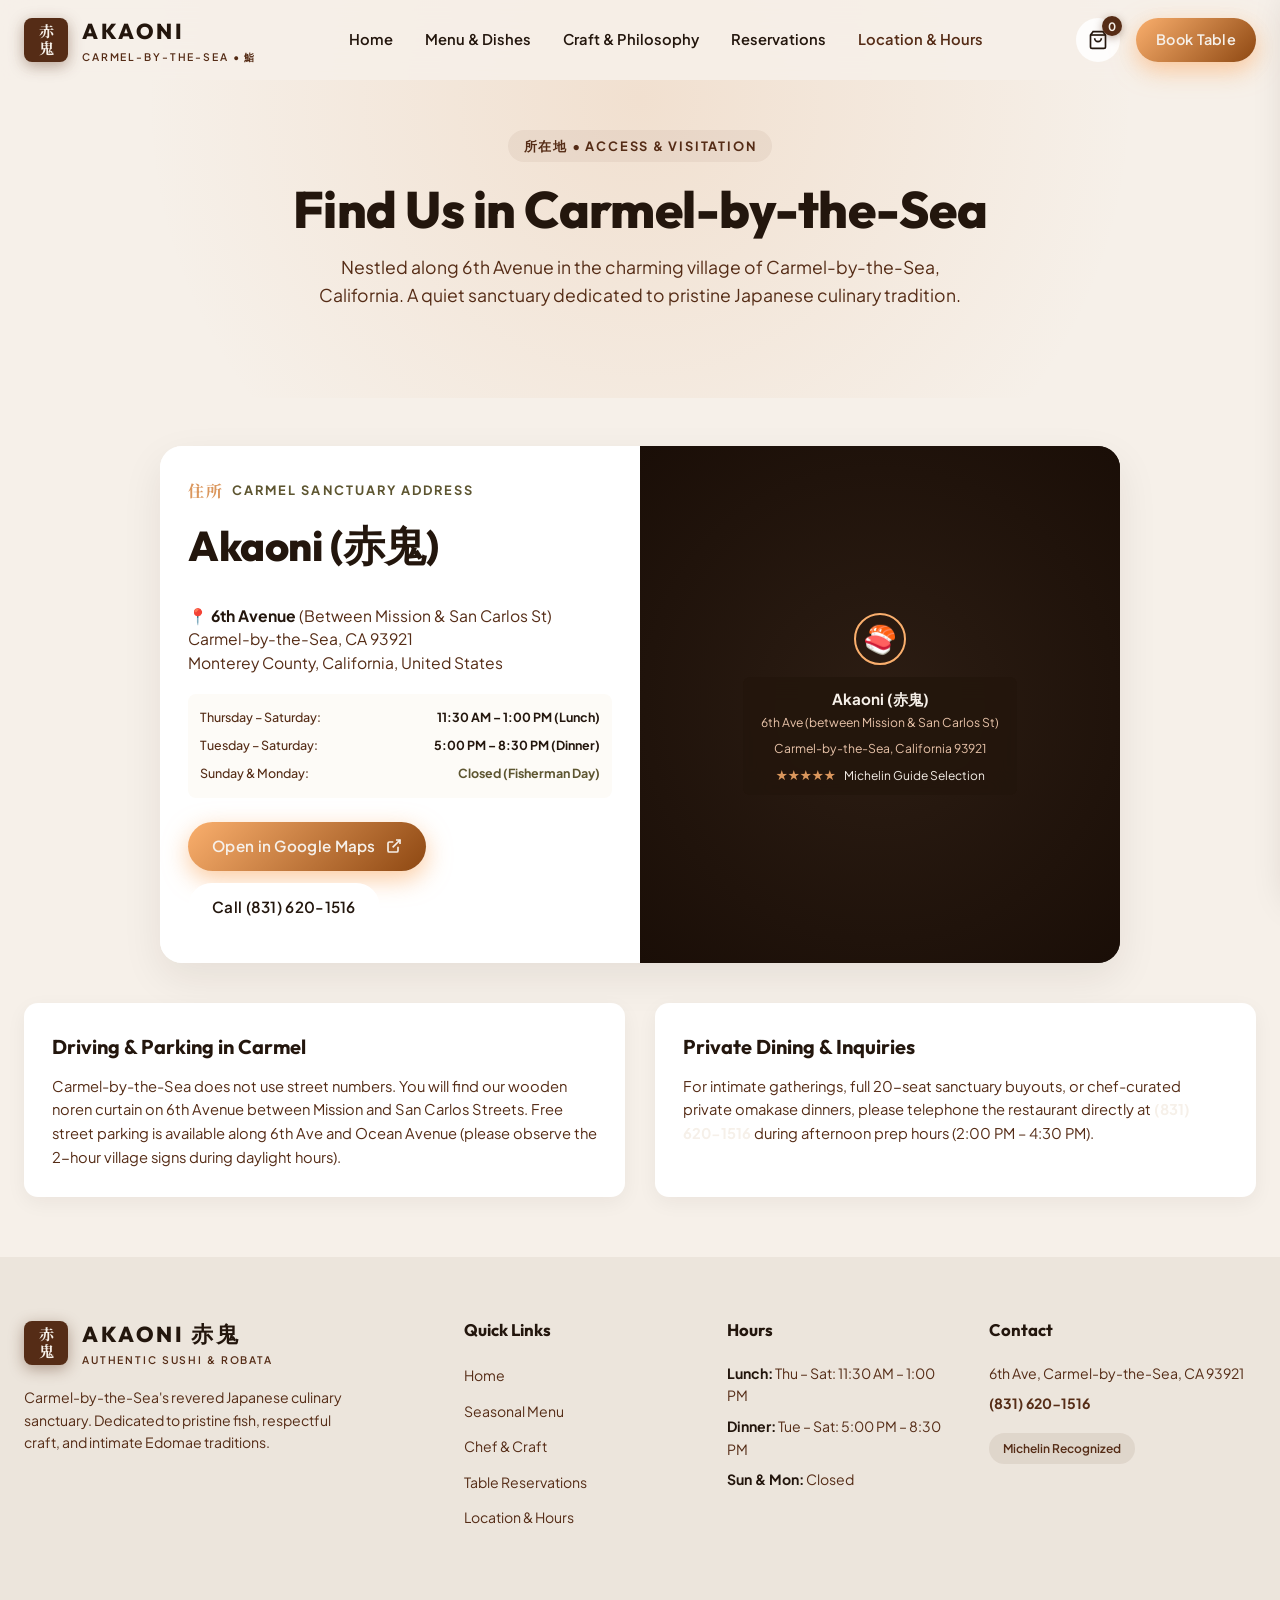
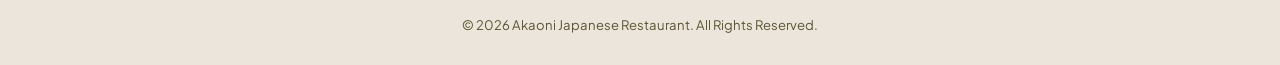
<file: location.html>
<!DOCTYPE html>
<html lang="en">
<head>
  <meta charset="UTF-8">
  <meta name="viewport" content="width=device-width, initial-scale=1.0, maximum-scale=5.0">
  <title>Location & Hours | Akaoni 赤鬼 Carmel-by-the-Sea</title>
  <meta name="description" content="Visit Akaoni on 6th Avenue in Carmel-by-the-Sea, California. View operating hours, directions, and Google Maps location.">
  
  <link rel="icon" href="data:image/svg+xml,<svg xmlns=%22http://www.w3.org/2000/svg%22 viewBox=%220 0 100 100%22><text y=%22.9em%22 font-size=%2290%22>👹</text></svg>">
  <link rel="preconnect" href="https://fonts.googleapis.com">
  <link rel="preconnect" href="https://fonts.gstatic.com" crossorigin>
  <link href="https://fonts.googleapis.com/css2?family=Cinzel:wght@500;700;800&family=Noto+Serif+JP:wght@400;600;700&family=Outfit:wght@300;400;500;600;700;800&family=Plus+Jakarta+Sans:wght@400;500;600;700&display=swap" rel="stylesheet">
  <link rel="stylesheet" href="styles.css">
</head>
<body data-theme="tuna" class="light-subpage">
  <div class="ambient-glow" id="ambientGlow"></div>

  <!-- HEADER -->
  <header class="site-header scrolled" id="siteHeader">
    <div class="header-container">
      <a href="index.html" class="brand-logo">
        <div class="hanko-seal">赤<br>鬼</div>
        <div class="brand-names">
          <span class="brand-en">AKAONI</span>
          <span class="brand-sub">CARMEL-BY-THE-SEA • 鮨</span>
        </div>
      </a>

      <nav class="nav-menu">
        <a href="index.html" class="nav-link">Home</a>
        <a href="menu.html" class="nav-link">Menu & Dishes</a>
        <a href="philosophy.html" class="nav-link">Craft & Philosophy</a>
        <a href="reserve.html" class="nav-link">Reservations</a>
        <a href="location.html" class="nav-link active">Location & Hours</a>
      </nav>

      <div class="header-actions">


        <button class="cart-btn" id="cartOpenBtn" title="View Selected Items">
          <svg viewBox="0 0 24 24" width="20" height="20" fill="none" stroke="currentColor" stroke-width="2">
            <path d="M6 2L3 6v14a2 2 0 0 0 2 2h14a2 2 0 0 0 2-2V6l-3-4z"></path>
            <line x1="3" y1="6" x2="21" y2="6"></line>
            <path d="M16 10a4 4 0 0 1-8 0"></path>
          </svg>
          <span class="cart-badge" id="cartCountBadge">0</span>
        </button>

        <a href="reserve.html" class="btn btn-primary reserve-cta-btn">
          <span>Book Table</span>
        </a>

        <button class="mobile-toggle-btn" id="mobileMenuToggle" aria-label="Open Navigation">
          <span></span><span></span><span></span>
        </button>
      </div>
    </div>
  </header>

  <!-- MOBILE DRAWER -->
  <div class="mobile-nav-backdrop" id="mobileNavBackdrop"></div>
  <div class="mobile-nav-drawer" id="mobileNavDrawer">
    <div class="mobile-nav-header">
      <div class="brand-names">
        <span class="brand-en">AKAONI 赤鬼</span>
        <span class="brand-sub">CARMEL-BY-THE-SEA</span>
      </div>
      <button class="close-btn" id="mobileNavCloseBtn">&times;</button>
    </div>
    <div class="mobile-nav-links">
      <a href="index.html" class="mobile-link">Home</a>
      <a href="menu.html" class="mobile-link">Menu & Food Items</a>
      <a href="philosophy.html" class="mobile-link">Chef & Craft</a>
      <a href="reserve.html" class="mobile-link">Book a Table</a>
      <a href="location.html" class="mobile-link active">Location & Hours</a>
    </div>
    <div class="mobile-nav-footer">
      <a href="reserve.html" class="btn btn-primary full-width">Book Table at Akaoni</a>
      <div class="mobile-contact-pill">📞 (831) 620-1516 • 6th Ave, Carmel</div>
    </div>
  </div>

  <main>
    <!-- PAGE HERO -->
    <section class="page-hero">
      <div class="page-hero-container">
        <div class="page-badge">
          <span>所在地 • ACCESS & VISITATION</span>
        </div>
        <h1 class="page-title">Find Us in Carmel-by-the-Sea</h1>
        <p class="page-subtitle">
          Nestled along 6th Avenue in the charming village of Carmel-by-the-Sea, California. A quiet sanctuary dedicated to pristine Japanese culinary tradition.
        </p>
      </div>
    </section>

    <!-- LOCATION & MAP BOX -->
    <section class="location-section">
      <div class="section-container">
        <div class="location-box">
          <div class="loc-details">
            <div class="section-subtitle">
              <span class="kanji-accent">住所</span>
              <span>CARMEL SANCTUARY ADDRESS</span>
            </div>
            <h2 class="section-title">Akaoni (赤鬼)</h2>
            <p class="loc-address">
              📍 <strong>6th Avenue</strong> (Between Mission & San Carlos St)<br>
              Carmel-by-the-Sea, CA 93921<br>
              Monterey County, California, United States
            </p>

            <div class="service-schedule" style="margin-bottom: 24px;">
              <div class="schedule-row">
                <span class="day">Thursday – Saturday:</span>
                <span class="time">11:30 AM – 1:00 PM (Lunch)</span>
              </div>
              <div class="schedule-row">
                <span class="day">Tuesday – Saturday:</span>
                <span class="time">5:00 PM – 8:30 PM (Dinner)</span>
              </div>
              <div class="schedule-row">
                <span class="day">Sunday & Monday:</span>
                <span class="time closed">Closed (Fisherman Day)</span>
              </div>
            </div>

            <div class="loc-actions">
              <!-- Direct Google Maps link provided by user -->
              <a href="https://www.google.com/maps/place/Akaoni/@36.5560045,-121.9236881,17z/data=!3m1!4b1!4m6!3m5!1s0x808de614d0e3505d:0x77fd3c82b768a048!8m2!3d36.5560045!4d-121.9211132!16s%2Fg%2F11b6d_3zjr?authuser=0&entry=ttu&g_ep=EgoyMDI2MDkyOC4wIKXMDSoASAFQAw%3D%3D" 
                 target="_blank" rel="noopener noreferrer" class="btn btn-primary">
                <span>Open in Google Maps</span>
                <svg viewBox="0 0 24 24" width="16" height="16" fill="none" stroke="currentColor" stroke-width="2.5">
                  <path d="M18 13v6a2 2 0 0 1-2 2H5a2 2 0 0 1-2-2V8a2 2 0 0 1 2-2h6"></path>
                  <polyline points="15 3 21 3 21 9"></polyline>
                  <line x1="10" y1="14" x2="21" y2="3"></line>
                </svg>
              </a>
              <a href="tel:8316201516" class="btn btn-glass">
                <span>Call (831) 620-1516</span>
              </a>
            </div>
          </div>

          <div class="loc-map-preview">
            <div class="map-card-art">
              <div class="map-pin-pulse">
                <div class="pin-icon">🍣</div>
                <div class="pin-ring"></div>
              </div>
              <div class="map-overlay-info">
                <strong>Akaoni (赤鬼)</strong>
                <small>6th Ave (between Mission & San Carlos St)</small>
                <small>Carmel-by-the-Sea, California 93921</small>
                <div class="stars">★★★★★ <span>Michelin Guide Selection</span></div>
              </div>
            </div>
          </div>
        </div>

        <!-- Directions & Village Guidelines -->
        <div class="directions-grid">
          <div class="dir-card">
            <h4>Driving & Parking in Carmel</h4>
            <p>Carmel-by-the-Sea does not use street numbers. You will find our wooden noren curtain on 6th Avenue between Mission and San Carlos Streets. Free street parking is available along 6th Ave and Ocean Avenue (please observe the 2-hour village signs during daylight hours).</p>
          </div>
          <div class="dir-card">
            <h4>Private Dining & Inquiries</h4>
            <p>For intimate gatherings, full 20-seat sanctuary buyouts, or chef-curated private omakase dinners, please telephone the restaurant directly at <a href="tel:8316201516" style="color: var(--gold-light); font-weight: bold;">(831) 620-1516</a> during afternoon prep hours (2:00 PM – 4:30 PM).</p>
          </div>
        </div>
      </div>
    </section>
  </main>

  <!-- FOOTER -->
  <footer class="site-footer">
    <div class="footer-container">
      <div class="footer-brand">
        <div class="brand-logo">
          <div class="hanko-seal">赤<br>鬼</div>
          <div class="brand-names">
            <span class="brand-en">AKAONI 赤鬼</span>
            <span class="brand-sub">AUTHENTIC SUSHI & ROBATA</span>
          </div>
        </div>
        <p class="footer-bio">
          Carmel-by-the-Sea's revered Japanese culinary sanctuary. Dedicated to pristine fish, respectful craft, and intimate Edomae traditions.
        </p>
      </div>

      <div class="footer-col">
        <h5>Quick Links</h5>
        <ul>
          <li><a href="index.html">Home</a></li>
          <li><a href="menu.html">Seasonal Menu</a></li>
          <li><a href="philosophy.html">Chef & Craft</a></li>
          <li><a href="reserve.html">Table Reservations</a></li>
          <li><a href="location.html">Location & Hours</a></li>
        </ul>
      </div>

      <div class="footer-col">
        <h5>Hours</h5>
        <p><strong>Lunch:</strong> Thu – Sat: 11:30 AM – 1:00 PM</p>
        <p><strong>Dinner:</strong> Tue – Sat: 5:00 PM – 8:30 PM</p>
        <p><strong>Sun & Mon:</strong> Closed</p>
      </div>

      <div class="footer-col">
        <h5>Contact</h5>
        <p>6th Ave, Carmel-by-the-Sea, CA 93921</p>
        <p><a href="tel:8316201516" class="tel-link">(831) 620-1516</a></p>
        <div class="footer-badge">Michelin Recognized</div>
      </div>
    </div>
    <div class="footer-bottom">
      <p>© 2026 Akaoni Japanese Restaurant. All Rights Reserved.</p>
    </div>
  </footer>

  <div class="toast-container" id="toastContainer"></div>
  <script src="script.js"></script>
</body>
</html>
</file>
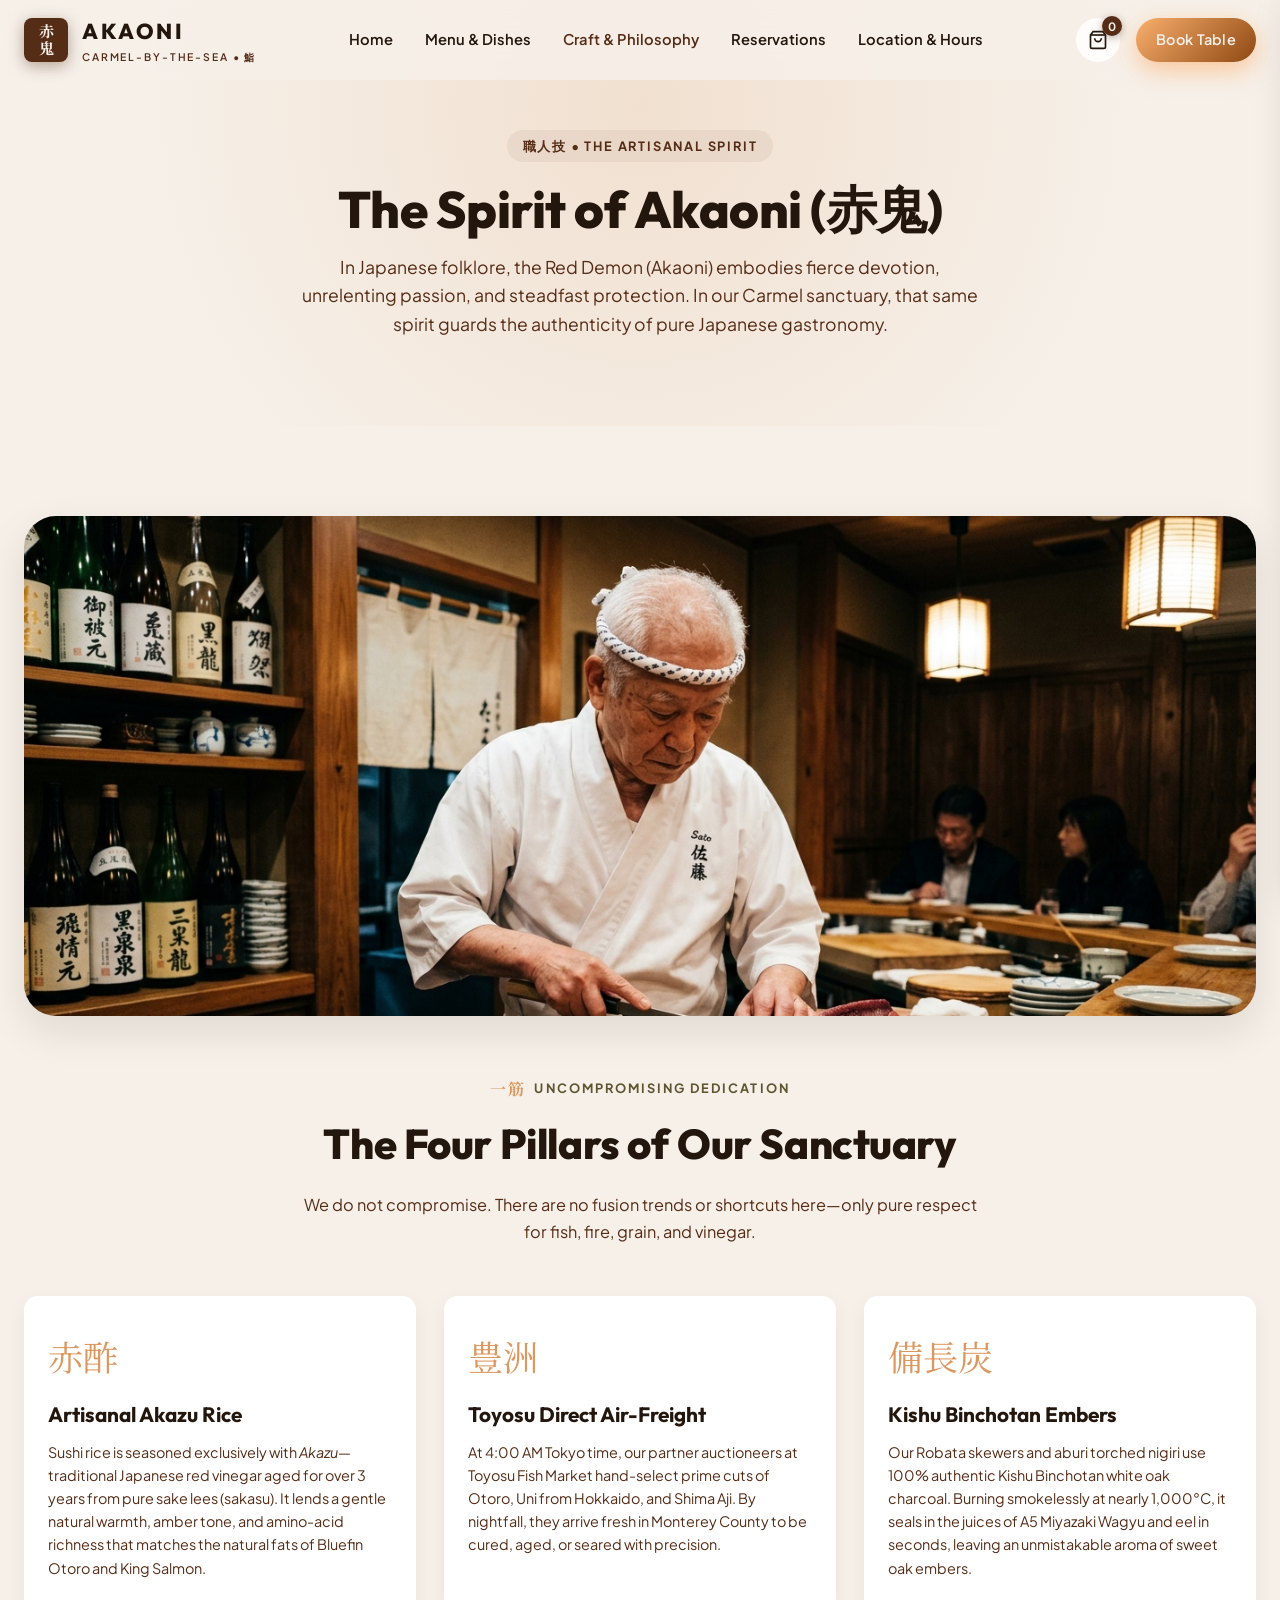
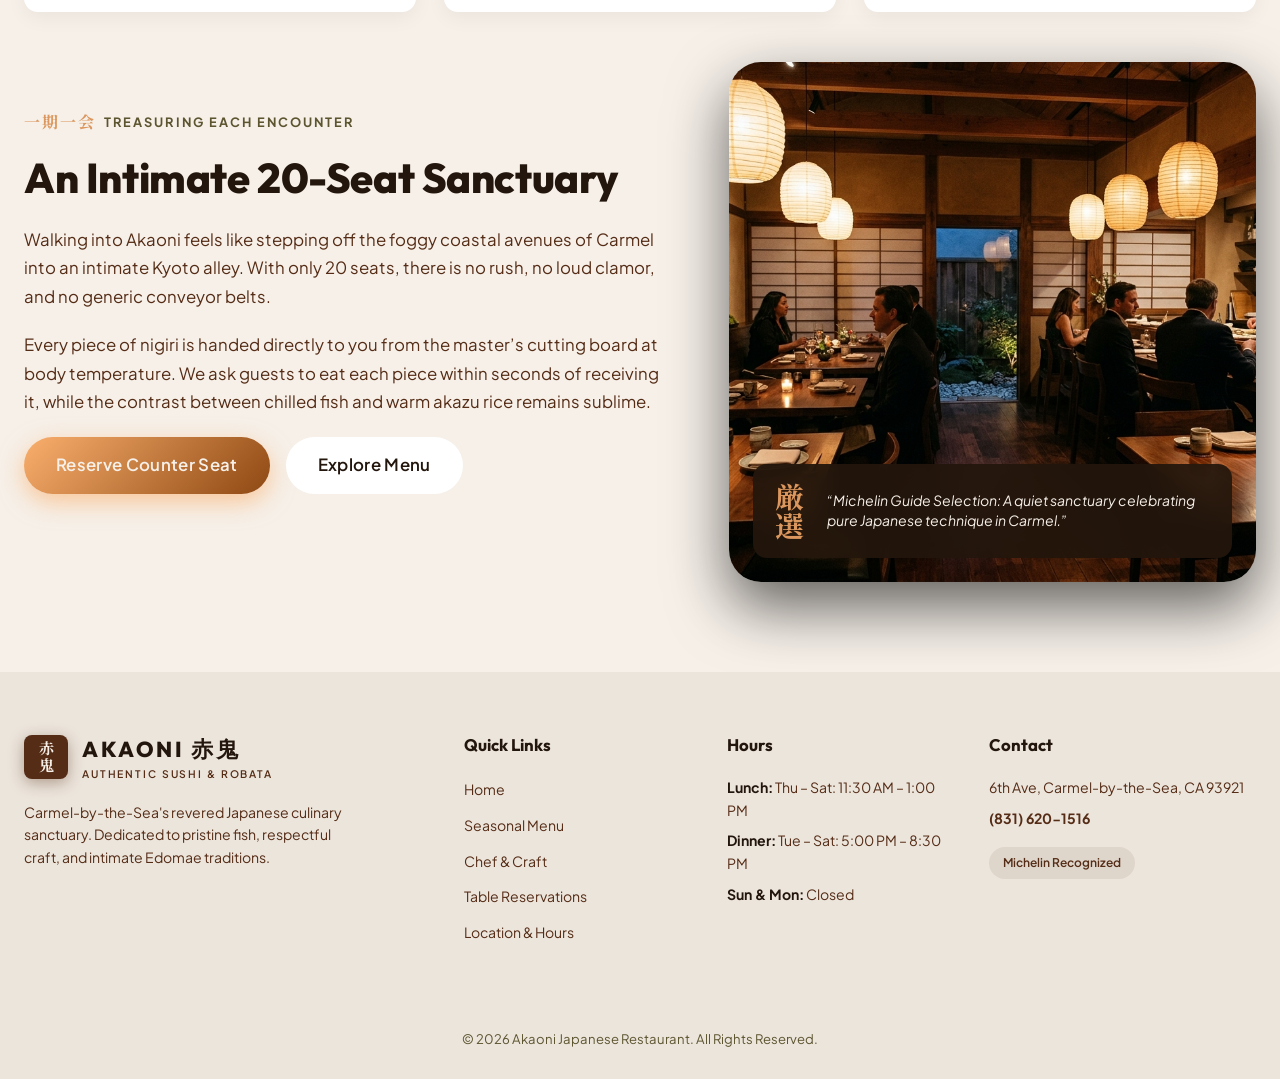
<file: philosophy.html>
<!DOCTYPE html>
<html lang="en">
<head>
  <meta charset="UTF-8">
  <meta name="viewport" content="width=device-width, initial-scale=1.0, maximum-scale=5.0">
  <title>Craft & Philosophy | Akaoni 赤鬼 Carmel-by-the-Sea</title>
  <meta name="description" content="Discover the philosophy, master craftsmanship, and Edomae traditions behind Akaoni (赤鬼) in Carmel-by-the-Sea, California.">
  
  <link rel="icon" href="data:image/svg+xml,<svg xmlns=%22http://www.w3.org/2000/svg%22 viewBox=%220 0 100 100%22><text y=%22.9em%22 font-size=%2290%22>👹</text></svg>">
  <link rel="preconnect" href="https://fonts.googleapis.com">
  <link rel="preconnect" href="https://fonts.gstatic.com" crossorigin>
  <link href="https://fonts.googleapis.com/css2?family=Cinzel:wght@500;700;800&family=Noto+Serif+JP:wght@400;600;700&family=Outfit:wght@300;400;500;600;700;800&family=Plus+Jakarta+Sans:wght@400;500;600;700&display=swap" rel="stylesheet">
  <link rel="stylesheet" href="styles.css">
</head>
<body data-theme="tuna" class="light-subpage">
  <div class="ambient-glow" id="ambientGlow"></div>

  <!-- HEADER -->
  <header class="site-header scrolled" id="siteHeader">
    <div class="header-container">
      <a href="index.html" class="brand-logo">
        <div class="hanko-seal">赤<br>鬼</div>
        <div class="brand-names">
          <span class="brand-en">AKAONI</span>
          <span class="brand-sub">CARMEL-BY-THE-SEA • 鮨</span>
        </div>
      </a>

      <nav class="nav-menu">
        <a href="index.html" class="nav-link">Home</a>
        <a href="menu.html" class="nav-link">Menu & Dishes</a>
        <a href="philosophy.html" class="nav-link active">Craft & Philosophy</a>
        <a href="reserve.html" class="nav-link">Reservations</a>
        <a href="location.html" class="nav-link">Location & Hours</a>
      </nav>

      <div class="header-actions">


        <button class="cart-btn" id="cartOpenBtn" title="View Selected Items">
          <svg viewBox="0 0 24 24" width="20" height="20" fill="none" stroke="currentColor" stroke-width="2">
            <path d="M6 2L3 6v14a2 2 0 0 0 2 2h14a2 2 0 0 0 2-2V6l-3-4z"></path>
            <line x1="3" y1="6" x2="21" y2="6"></line>
            <path d="M16 10a4 4 0 0 1-8 0"></path>
          </svg>
          <span class="cart-badge" id="cartCountBadge">0</span>
        </button>

        <a href="reserve.html" class="btn btn-primary reserve-cta-btn">
          <span>Book Table</span>
        </a>

        <button class="mobile-toggle-btn" id="mobileMenuToggle" aria-label="Open Navigation">
          <span></span><span></span><span></span>
        </button>
      </div>
    </div>
  </header>

  <!-- MOBILE DRAWER -->
  <div class="mobile-nav-backdrop" id="mobileNavBackdrop"></div>
  <div class="mobile-nav-drawer" id="mobileNavDrawer">
    <div class="mobile-nav-header">
      <div class="brand-names">
        <span class="brand-en">AKAONI 赤鬼</span>
        <span class="brand-sub">CARMEL-BY-THE-SEA</span>
      </div>
      <button class="close-btn" id="mobileNavCloseBtn">&times;</button>
    </div>
    <div class="mobile-nav-links">
      <a href="index.html" class="mobile-link">Home</a>
      <a href="menu.html" class="mobile-link">Menu & Food Items</a>
      <a href="philosophy.html" class="mobile-link active">Chef & Craft</a>
      <a href="reserve.html" class="mobile-link">Book a Table</a>
      <a href="location.html" class="mobile-link">Location & Hours</a>
    </div>
    <div class="mobile-nav-footer">
      <a href="reserve.html" class="btn btn-primary full-width">Book Table at Akaoni</a>
      <div class="mobile-contact-pill">📞 (831) 620-1516 • 6th Ave, Carmel</div>
    </div>
  </div>

  <main>
    <!-- PAGE HERO -->
    <section class="page-hero">
      <div class="page-hero-container">
        <div class="page-badge">
          <span>職人技 • THE ARTISANAL SPIRIT</span>
        </div>
        <h1 class="page-title">The Spirit of Akaoni (赤鬼)</h1>
        <p class="page-subtitle">
          In Japanese folklore, the Red Demon (Akaoni) embodies fierce devotion, unrelenting passion, and steadfast protection. In our Carmel sanctuary, that same spirit guards the authenticity of pure Japanese gastronomy.
        </p>
      </div>
    </section>

    <!-- CHEF AT WORK SHOWCASE -->
    <section class="philosophy-section">
      <div class="section-container">
        <div class="philosophy-banner-visual">
          <img src="./images/chef_craft.jpg" alt="Master Sushi Chef Sato at Akaoni Hinoki Counter">
        </div>

        <div class="section-header">
          <div class="section-subtitle">
            <span class="kanji-accent">一筋</span>
            <span>UNCOMPROMISING DEDICATION</span>
          </div>
          <h2 class="section-title">The Four Pillars of Our Sanctuary</h2>
          <p class="section-description">
            We do not compromise. There are no fusion trends or shortcuts here—only pure respect for fish, fire, grain, and vinegar.
          </p>
        </div>

        <!-- 3 Pillars Grid -->
        <div class="craft-pillars-grid">
          <div class="pillar-item">
            <span class="pillar-kanji">赤酢</span>
            <h4>Artisanal Akazu Rice</h4>
            <p>
              Sushi rice is seasoned exclusively with <em>Akazu</em>—traditional Japanese red vinegar aged for over 3 years from pure sake lees (sakasu). It lends a gentle natural warmth, amber tone, and amino-acid richness that matches the natural fats of Bluefin Otoro and King Salmon.
            </p>
          </div>

          <div class="pillar-item">
            <span class="pillar-kanji">豊洲</span>
            <h4>Toyosu Direct Air-Freight</h4>
            <p>
              At 4:00 AM Tokyo time, our partner auctioneers at Toyosu Fish Market hand-select prime cuts of Otoro, Uni from Hokkaido, and Shima Aji. By nightfall, they arrive fresh in Monterey County to be cured, aged, or seared with precision.
            </p>
          </div>

          <div class="pillar-item">
            <span class="pillar-kanji">備長炭</span>
            <h4>Kishu Binchotan Embers</h4>
            <p>
              Our Robata skewers and aburi torched nigiri use 100% authentic Kishu Binchotan white oak charcoal. Burning smokelessly at nearly 1,000°C, it seals in the juices of A5 Miyazaki Wagyu and eel in seconds, leaving an unmistakable aroma of sweet oak embers.
            </p>
          </div>
        </div>

        <!-- Culinary Philosophy Text & Quote -->
        <div class="philosophy-grid mt-3">
          <div class="philosophy-text">
            <div class="section-subtitle">
              <span class="kanji-accent">一期一会</span>
              <span>TREASURING EACH ENCOUNTER</span>
            </div>
            <h2 class="section-title">An Intimate 20-Seat Sanctuary</h2>
            <p>
              Walking into Akaoni feels like stepping off the foggy coastal avenues of Carmel into an intimate Kyoto alley. With only 20 seats, there is no rush, no loud clamor, and no generic conveyor belts.
            </p>
            <p>
              Every piece of nigiri is handed directly to you from the master’s cutting board at body temperature. We ask guests to eat each piece within seconds of receiving it, while the contrast between chilled fish and warm akazu rice remains sublime.
            </p>
            <div class="hero-actions mt-2">
              <a href="reserve.html" class="btn btn-primary btn-lg">Reserve Counter Seat</a>
              <a href="menu.html" class="btn btn-glass btn-lg">Explore Menu</a>
            </div>
          </div>

          <div class="philosophy-visual">
            <div class="chef-card">
              <img src="./images/restaurant_interior.jpg" alt="Akaoni Intimate 20-Seat Dining Room" class="chef-img">
              <div class="chef-quote-badge">
                <span class="quote-kanji">厳選</span>
                <span class="quote-text">“Michelin Guide Selection: A quiet sanctuary celebrating pure Japanese technique in Carmel.”</span>
              </div>
            </div>
          </div>
        </div>
      </div>
    </section>
  </main>

  <!-- FOOTER -->
  <footer class="site-footer">
    <div class="footer-container">
      <div class="footer-brand">
        <div class="brand-logo">
          <div class="hanko-seal">赤<br>鬼</div>
          <div class="brand-names">
            <span class="brand-en">AKAONI 赤鬼</span>
            <span class="brand-sub">AUTHENTIC SUSHI & ROBATA</span>
          </div>
        </div>
        <p class="footer-bio">
          Carmel-by-the-Sea's revered Japanese culinary sanctuary. Dedicated to pristine fish, respectful craft, and intimate Edomae traditions.
        </p>
      </div>

      <div class="footer-col">
        <h5>Quick Links</h5>
        <ul>
          <li><a href="index.html">Home</a></li>
          <li><a href="menu.html">Seasonal Menu</a></li>
          <li><a href="philosophy.html">Chef & Craft</a></li>
          <li><a href="reserve.html">Table Reservations</a></li>
          <li><a href="location.html">Location & Hours</a></li>
        </ul>
      </div>

      <div class="footer-col">
        <h5>Hours</h5>
        <p><strong>Lunch:</strong> Thu – Sat: 11:30 AM – 1:00 PM</p>
        <p><strong>Dinner:</strong> Tue – Sat: 5:00 PM – 8:30 PM</p>
        <p><strong>Sun & Mon:</strong> Closed</p>
      </div>

      <div class="footer-col">
        <h5>Contact</h5>
        <p>6th Ave, Carmel-by-the-Sea, CA 93921</p>
        <p><a href="tel:8316201516" class="tel-link">(831) 620-1516</a></p>
        <div class="footer-badge">Michelin Recognized</div>
      </div>
    </div>
    <div class="footer-bottom">
      <p>© 2026 Akaoni Japanese Restaurant. All Rights Reserved.</p>
    </div>
  </footer>

  <div class="toast-container" id="toastContainer"></div>
  <script src="script.js"></script>
</body>
</html>
</file>
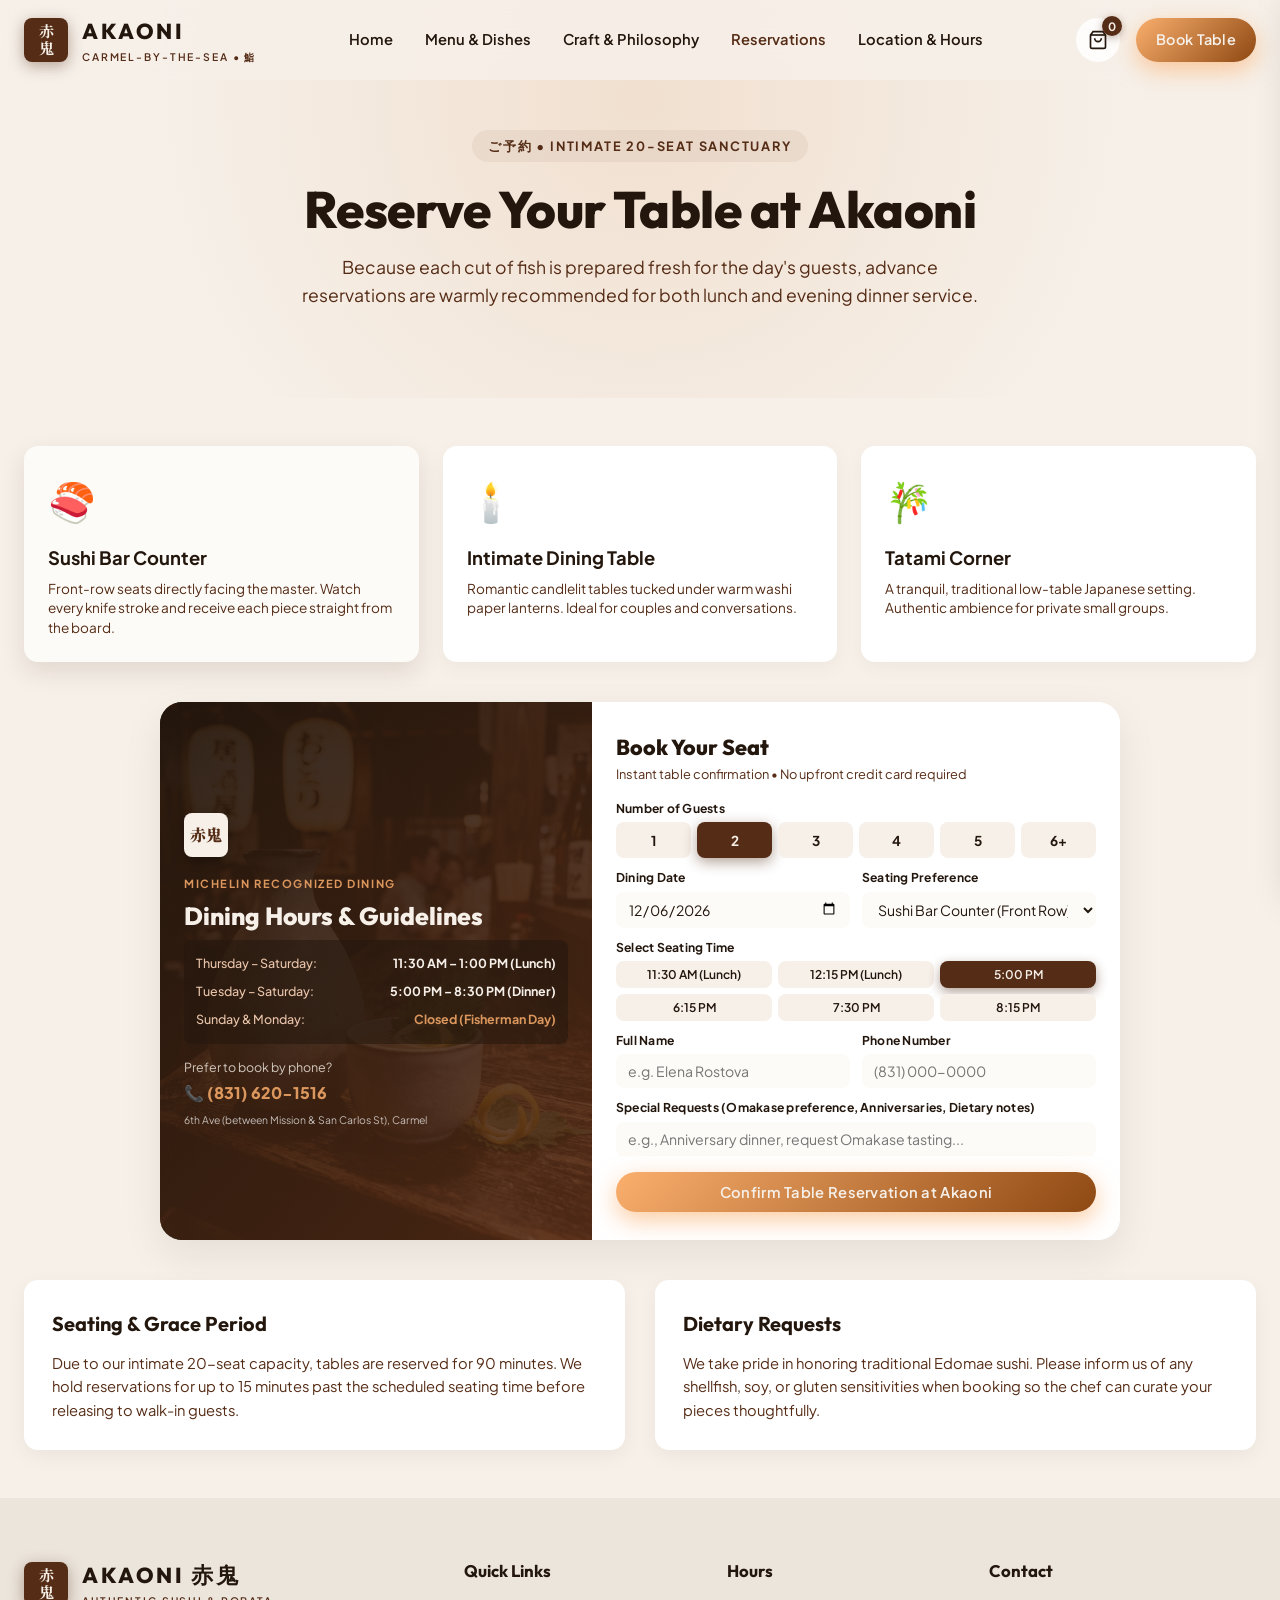
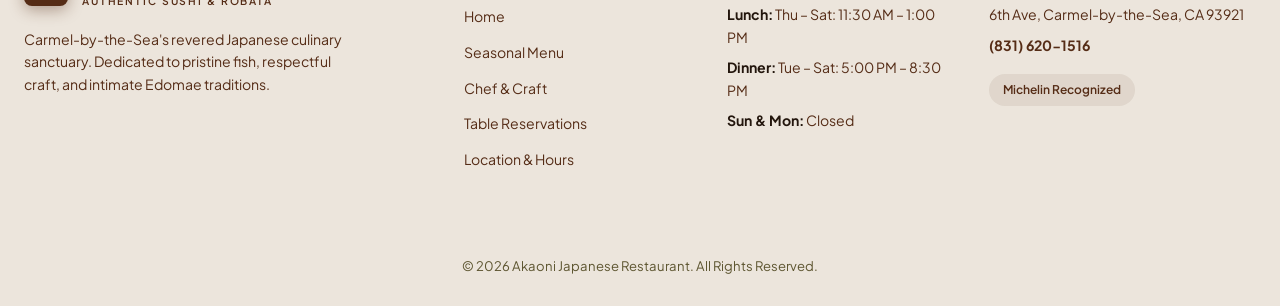
<file: reserve.html>
<!DOCTYPE html>
<html lang="en">
<head>
  <meta charset="UTF-8">
  <meta name="viewport" content="width=device-width, initial-scale=1.0, maximum-scale=5.0">
  <title>Table Reservations | Akaoni 赤鬼 Carmel-by-the-Sea</title>
  <meta name="description" content="Reserve an intimate sushi counter or dining table at Akaoni in Carmel-by-the-Sea. Limited to 20 seats.">
  
  <link rel="icon" href="data:image/svg+xml,<svg xmlns=%22http://www.w3.org/2000/svg%22 viewBox=%220 0 100 100%22><text y=%22.9em%22 font-size=%2290%22>👹</text></svg>">
  <link rel="preconnect" href="https://fonts.googleapis.com">
  <link rel="preconnect" href="https://fonts.gstatic.com" crossorigin>
  <link href="https://fonts.googleapis.com/css2?family=Cinzel:wght@500;700;800&family=Noto+Serif+JP:wght@400;600;700&family=Outfit:wght@300;400;500;600;700;800&family=Plus+Jakarta+Sans:wght@400;500;600;700&display=swap" rel="stylesheet">
  <link rel="stylesheet" href="styles.css">
</head>
<body data-theme="tuna" class="light-subpage">
  <div class="ambient-glow" id="ambientGlow"></div>

  <!-- HEADER -->
  <header class="site-header scrolled" id="siteHeader">
    <div class="header-container">
      <a href="index.html" class="brand-logo">
        <div class="hanko-seal">赤<br>鬼</div>
        <div class="brand-names">
          <span class="brand-en">AKAONI</span>
          <span class="brand-sub">CARMEL-BY-THE-SEA • 鮨</span>
        </div>
      </a>

      <nav class="nav-menu">
        <a href="index.html" class="nav-link">Home</a>
        <a href="menu.html" class="nav-link">Menu & Dishes</a>
        <a href="philosophy.html" class="nav-link">Craft & Philosophy</a>
        <a href="reserve.html" class="nav-link active">Reservations</a>
        <a href="location.html" class="nav-link">Location & Hours</a>
      </nav>

      <div class="header-actions">


        <button class="cart-btn" id="cartOpenBtn" title="View Selected Items">
          <svg viewBox="0 0 24 24" width="20" height="20" fill="none" stroke="currentColor" stroke-width="2">
            <path d="M6 2L3 6v14a2 2 0 0 0 2 2h14a2 2 0 0 0 2-2V6l-3-4z"></path>
            <line x1="3" y1="6" x2="21" y2="6"></line>
            <path d="M16 10a4 4 0 0 1-8 0"></path>
          </svg>
          <span class="cart-badge" id="cartCountBadge">0</span>
        </button>

        <a href="reserve.html" class="btn btn-primary reserve-cta-btn">
          <span>Book Table</span>
        </a>

        <button class="mobile-toggle-btn" id="mobileMenuToggle" aria-label="Open Navigation">
          <span></span><span></span><span></span>
        </button>
      </div>
    </div>
  </header>

  <!-- MOBILE DRAWER -->
  <div class="mobile-nav-backdrop" id="mobileNavBackdrop"></div>
  <div class="mobile-nav-drawer" id="mobileNavDrawer">
    <div class="mobile-nav-header">
      <div class="brand-names">
        <span class="brand-en">AKAONI 赤鬼</span>
        <span class="brand-sub">CARMEL-BY-THE-SEA</span>
      </div>
      <button class="close-btn" id="mobileNavCloseBtn">&times;</button>
    </div>
    <div class="mobile-nav-links">
      <a href="index.html" class="mobile-link">Home</a>
      <a href="menu.html" class="mobile-link">Menu & Food Items</a>
      <a href="philosophy.html" class="mobile-link">Chef & Craft</a>
      <a href="reserve.html" class="mobile-link active">Book a Table</a>
      <a href="location.html" class="mobile-link">Location & Hours</a>
    </div>
    <div class="mobile-nav-footer">
      <a href="reserve.html" class="btn btn-primary full-width">Book Table at Akaoni</a>
      <div class="mobile-contact-pill">📞 (831) 620-1516 • 6th Ave, Carmel</div>
    </div>
  </div>

  <main>
    <!-- PAGE HERO -->
    <section class="page-hero">
      <div class="page-hero-container">
        <div class="page-badge">
          <span>ご予約 • INTIMATE 20-SEAT SANCTUARY</span>
        </div>
        <h1 class="page-title">Reserve Your Table at Akaoni</h1>
        <p class="page-subtitle">
          Because each cut of fish is prepared fresh for the day's guests, advance reservations are warmly recommended for both lunch and evening dinner service.
        </p>
      </div>
    </section>

    <!-- SEATING SELECTION & RESERVATION SECTION -->
    <section class="reservation-section">
      <div class="section-container">
        <!-- Seating Options Preview Cards -->
        <div class="seating-options-grid">
          <div class="seating-card selected" id="seatCounterCard" onclick="selectSeatOption('Sushi Bar Counter (Front Row)')">
            <div class="seating-icon">🍣</div>
            <h4>Sushi Bar Counter</h4>
            <p>Front-row seats directly facing the master. Watch every knife stroke and receive each piece straight from the board.</p>
          </div>
          <div class="seating-card" id="seatDiningCard" onclick="selectSeatOption('Intimate Dining Table')">
            <div class="seating-icon">🕯️</div>
            <h4>Intimate Dining Table</h4>
            <p>Romantic candlelit tables tucked under warm washi paper lanterns. Ideal for couples and conversations.</p>
          </div>
          <div class="seating-card" id="seatTatamiCard" onclick="selectSeatOption('Traditional Tatami Corner')">
            <div class="seating-icon">🎋</div>
            <h4>Tatami Corner</h4>
            <p>A tranquil, traditional low-table Japanese setting. Authentic ambience for private small groups.</p>
          </div>
        </div>

        <!-- Main Reservation Card Wrapper -->
        <div class="reservation-card-wrapper">
          <div class="reservation-left-banner">
            <div class="banner-overlay"></div>
            <div class="banner-content">
              <div class="hanko-seal-lg">赤鬼</div>
              <span class="banner-sub">MICHELIN RECOGNIZED DINING</span>
              <h3 class="banner-title">Dining Hours & Guidelines</h3>
              
              <div class="service-schedule">
                <div class="schedule-row">
                  <span class="day">Thursday – Saturday:</span>
                  <span class="time">11:30 AM – 1:00 PM (Lunch)</span>
                </div>
                <div class="schedule-row">
                  <span class="day">Tuesday – Saturday:</span>
                  <span class="time">5:00 PM – 8:30 PM (Dinner)</span>
                </div>
                <div class="schedule-row">
                  <span class="day">Sunday & Monday:</span>
                  <span class="time closed">Closed (Fisherman Day)</span>
                </div>
              </div>

              <div class="phone-booking">
                <span>Prefer to book by phone?</span>
                <a href="tel:8316201516" class="phone-link">📞 (831) 620-1516</a>
                <small style="color: rgba(255,255,255,0.7); margin-top: 4px;">6th Ave (between Mission & San Carlos St), Carmel</small>
              </div>
            </div>
          </div>

          <!-- Main Interactive Booking Form -->
          <div class="reservation-form-container">
            <div class="form-header">
              <h4>Book Your Seat</h4>
              <p>Instant table confirmation • No upfront credit card required</p>
            </div>

            <form class="reservation-form" id="mainBookingForm">
              <div class="form-group">
                <label class="form-label">Number of Guests</label>
                <div class="guests-selector" id="guestsSelector">
                  <button type="button" class="guest-btn" data-val="1">1</button>
                  <button type="button" class="guest-btn active" data-val="2">2</button>
                  <button type="button" class="guest-btn" data-val="3">3</button>
                  <button type="button" class="guest-btn" data-val="4">4</button>
                  <button type="button" class="guest-btn" data-val="5">5</button>
                  <button type="button" class="guest-btn" data-val="6">6+</button>
                </div>
                <input type="hidden" name="guests" id="guestsInput" value="2">
              </div>

              <div class="form-row">
                <div class="form-group flex-1">
                  <label class="form-label" for="resDate">Dining Date</label>
                  <input type="date" id="resDate" class="form-input" required>
                </div>
                <div class="form-group flex-1">
                  <label class="form-label" for="resSeating">Seating Preference</label>
                  <select id="resSeating" class="form-input">
                    <option value="Sushi Bar Counter (Front Row)">Sushi Bar Counter (Front Row)</option>
                    <option value="Intimate Dining Table">Intimate Dining Table</option>
                    <option value="Traditional Tatami Corner">Traditional Tatami Corner</option>
                  </select>
                </div>
              </div>

              <div class="form-group">
                <label class="form-label">Select Seating Time</label>
                <div class="time-slots-grid" id="timeSlotsGrid">
                  <button type="button" class="time-slot-btn" data-time="11:30 AM">11:30 AM (Lunch)</button>
                  <button type="button" class="time-slot-btn" data-time="12:15 PM">12:15 PM (Lunch)</button>
                  <button type="button" class="time-slot-btn active" data-time="5:00 PM">5:00 PM</button>
                  <button type="button" class="time-slot-btn" data-time="6:15 PM">6:15 PM</button>
                  <button type="button" class="time-slot-btn" data-time="7:30 PM">7:30 PM</button>
                  <button type="button" class="time-slot-btn" data-time="8:15 PM">8:15 PM</button>
                </div>
                <input type="hidden" name="time" id="timeInput" value="5:00 PM">
              </div>

              <div class="form-row">
                <div class="form-group flex-1">
                  <label class="form-label" for="resName">Full Name</label>
                  <input type="text" id="resName" class="form-input" placeholder="e.g. Elena Rostova" required>
                </div>
                <div class="form-group flex-1">
                  <label class="form-label" for="resPhone">Phone Number</label>
                  <input type="tel" id="resPhone" class="form-input" placeholder="(831) 000-0000" required>
                </div>
              </div>

              <div class="form-group">
                <label class="form-label" for="resNotes">Special Requests (Omakase preference, Anniversaries, Dietary notes)</label>
                <input type="text" id="resNotes" class="form-input" placeholder="e.g., Anniversary dinner, request Omakase tasting...">
              </div>

              <button type="submit" class="btn btn-primary btn-block submit-booking-btn">
                Confirm Table Reservation at Akaoni
              </button>
            </form>
          </div>
        </div>

        <!-- Dining FAQ & Policies -->
        <div class="directions-grid">
          <div class="dir-card">
            <h4>Seating & Grace Period</h4>
            <p>Due to our intimate 20-seat capacity, tables are reserved for 90 minutes. We hold reservations for up to 15 minutes past the scheduled seating time before releasing to walk-in guests.</p>
          </div>
          <div class="dir-card">
            <h4>Dietary Requests</h4>
            <p>We take pride in honoring traditional Edomae sushi. Please inform us of any shellfish, soy, or gluten sensitivities when booking so the chef can curate your pieces thoughtfully.</p>
          </div>
        </div>
      </div>
    </section>
  </main>

  <!-- FOOTER -->
  <footer class="site-footer">
    <div class="footer-container">
      <div class="footer-brand">
        <div class="brand-logo">
          <div class="hanko-seal">赤<br>鬼</div>
          <div class="brand-names">
            <span class="brand-en">AKAONI 赤鬼</span>
            <span class="brand-sub">AUTHENTIC SUSHI & ROBATA</span>
          </div>
        </div>
        <p class="footer-bio">
          Carmel-by-the-Sea's revered Japanese culinary sanctuary. Dedicated to pristine fish, respectful craft, and intimate Edomae traditions.
        </p>
      </div>

      <div class="footer-col">
        <h5>Quick Links</h5>
        <ul>
          <li><a href="index.html">Home</a></li>
          <li><a href="menu.html">Seasonal Menu</a></li>
          <li><a href="philosophy.html">Chef & Craft</a></li>
          <li><a href="reserve.html">Table Reservations</a></li>
          <li><a href="location.html">Location & Hours</a></li>
        </ul>
      </div>

      <div class="footer-col">
        <h5>Hours</h5>
        <p><strong>Lunch:</strong> Thu – Sat: 11:30 AM – 1:00 PM</p>
        <p><strong>Dinner:</strong> Tue – Sat: 5:00 PM – 8:30 PM</p>
        <p><strong>Sun & Mon:</strong> Closed</p>
      </div>

      <div class="footer-col">
        <h5>Contact</h5>
        <p>6th Ave, Carmel-by-the-Sea, CA 93921</p>
        <p><a href="tel:8316201516" class="tel-link">(831) 620-1516</a></p>
        <div class="footer-badge">Michelin Recognized</div>
      </div>
    </div>
    <div class="footer-bottom">
      <p>© 2026 Akaoni Japanese Restaurant. All Rights Reserved.</p>
    </div>
  </footer>

  <!-- CONFIRMATION MODAL -->
  <div class="drawer-backdrop" id="reserveModalBackdrop"></div>
  <div class="reserve-modal" id="reserveModal" role="dialog" aria-modal="true">
    <div class="reserve-modal-content">
      <div class="reserve-modal-header">
        <div class="brand-names">
          <span class="brand-en">TABLE RESERVATION</span>
          <span class="brand-sub">AKAONI 赤鬼 • CARMEL</span>
        </div>
        <button class="close-btn" id="reserveModalCloseBtn">&times;</button>
      </div>
      <div class="reserve-modal-body">
        <div class="booking-confirmation-view" id="bookingConfirmationView">
          <div class="conf-icon-wrap">🎉</div>
          <h3 class="conf-title">Reservation Confirmed!</h3>
          <p class="conf-sub">We look forward to welcoming you to our intimate sushi sanctuary.</p>
          
          <div class="conf-ticket">
            <div class="ticket-header">
              <span class="ticket-brand">赤鬼 AKAONI CARMEL</span>
              <span class="ticket-ref" id="confRefCode">#AK-7842</span>
            </div>
            <div class="ticket-grid">
              <div class="ticket-field"><small>Guest</small><strong id="confGuestName">Guest</strong></div>
              <div class="ticket-field"><small>Party Size</small><strong id="confPartySize">2 Guests</strong></div>
              <div class="ticket-field"><small>Date</small><strong id="confDate">Today</strong></div>
              <div class="ticket-field"><small>Time</small><strong id="confTime">5:00 PM</strong></div>
              <div class="ticket-field full"><small>Seating</small><strong id="confSeating">Sushi Bar Counter</strong></div>
            </div>
            <div class="ticket-footer">📍 6th Ave, Carmel-by-the-Sea • (831) 620-1516</div>
          </div>
          <button class="btn btn-primary btn-block" id="confDoneBtn">Done</button>
        </div>
      </div>
    </div>
  </div>

  <div class="toast-container" id="toastContainer"></div>
  <script src="script.js"></script>
  <script>
    function selectSeatOption(optionName) {
      const select = document.getElementById('resSeating');
      if (select) select.value = optionName;
      document.querySelectorAll('.seating-card').forEach(c => c.classList.remove('selected'));
      if (optionName.includes('Counter')) document.getElementById('seatCounterCard').classList.add('selected');
      if (optionName.includes('Table')) document.getElementById('seatDiningCard').classList.add('selected');
      if (optionName.includes('Tatami')) document.getElementById('seatTatamiCard').classList.add('selected');
    }
  </script>
</body>
</html>
</file>
<file: styles.css>
/* ==========================================================================
   AKAONI (赤鬼) — ARTISANAL JAPANESE RESTAURANT STYLESHEET
   Carmel-by-the-Sea, California
   ========================================================================== */

/* --- CSS VARIABLES & DYNAMIC THEMES --- */
:root {
  /* Official Palette Tokens (Cream, Espresso, Warm Sand, Olive Green, Terracotta Brown, Stone Gray, Golden Apricot, Warm Walnut) */
  --palette-cream: #F6F0E9;
  --palette-espresso: #23160D;
  --palette-warm-sand: #E9C4AA;
  --palette-olive: #5D5530;
  --palette-terracotta: #552C16;
  --palette-stone-gray: #ADA69C;
  --palette-golden-apricot: #DB975D;
  --palette-walnut: #966F52;

  /* Default Theme: Hon-Maguro Otoro (User Color: #ED6E72) */
  --theme-primary: #ED6E72;
  --theme-primary-light: #F7A8AA;
  --theme-primary-dark: #8C272B;
  --theme-accent: #FAAF6D;
  --theme-blob-bg: #8C272B;
  --theme-glow: rgba(237, 110, 114, 0.65);

  /* Warm Luxury Japanese Architectural Surfaces (Espresso & Walnut Foundation) */
  --bg-main: #23160D;
  --bg-surface: #2C1D13;
  --bg-card: #382619;
  --bg-card-hover: #453020;
  --bg-glass: rgba(35, 22, 13, 0.85);
  --border-glass: transparent;
  --border-light: transparent;

  /* Hero Atmospheric Center Gradient */
  --hero-center-gradient: linear-gradient(135deg, #2A0E12 0%, #3D1418 35%, #4E1A1E 65%, #200A0D 100%);
  --hero-middle-glow: radial-gradient(circle, rgba(237, 110, 114, 0.72) 0%, rgba(250, 175, 109, 0.45) 40%, rgba(237, 110, 114, 0.15) 70%, transparent 90%);

  /* Gold & Earth Accents */
  --gold-primary: #DB975D;
  --gold-light: #F6F0E9;
  --gold-dark: #966F52;

  /* Typography Colors */
  --text-main: #F6F0E9;
  --text-muted: #E9C4AA;
  --text-dim: #ADA69C;
  --text-inverse: #23160D;

  /* Fonts */
  --font-display: 'Cinzel', serif;
  --font-kanji: 'Noto Serif JP', serif;
  --font-heading: 'Outfit', sans-serif;
  --font-body: 'Plus Jakarta Sans', sans-serif;

  /* Spacings & Radii */
  --radius-sm: 8px;
  --radius-md: 14px;
  --radius-lg: 22px;
  --radius-xl: 32px;
  --radius-full: 9999px;

  /* Transitions */
  --transition-fast: 0.2s cubic-bezier(0.4, 0, 0.2, 1);
  --transition-smooth: 0.45s cubic-bezier(0.25, 1, 0.5, 1);
  --transition-bounce: 0.6s cubic-bezier(0.34, 1.56, 0.64, 1);
}

/* Tuna Theme (User Color: #ED6E72) */
[data-theme="tuna"] {
  --theme-primary: #ED6E72;
  --theme-primary-light: #F7A8AA;
  --theme-primary-dark: #8C272B;
  --theme-accent: #FAAF6D;
  --theme-blob-bg: #8C272B;
  --theme-glow: rgba(237, 110, 114, 0.65);
  --hero-center-gradient: linear-gradient(135deg, #2A0E12 0%, #3D1418 35%, #4E1A1E 65%, #200A0D 100%);
  --hero-middle-glow: radial-gradient(circle, rgba(237, 110, 114, 0.72) 0%, rgba(250, 175, 109, 0.45) 40%, rgba(237, 110, 114, 0.15) 70%, transparent 90%);
}

/* Salmon Theme (User Color: #FAAF6D) */
[data-theme="salmon"] {
  --theme-primary: #FAAF6D;
  --theme-primary-light: #FCD2AB;
  --theme-primary-dark: #8E4812;
  --theme-accent: #ED6E72;
  --theme-blob-bg: #8E4812;
  --theme-glow: rgba(250, 175, 109, 0.65);
  --hero-center-gradient: linear-gradient(135deg, #351708 0%, #4A200D 35%, #5A2B12 65%, #281206 100%);
  --hero-middle-glow: radial-gradient(circle, rgba(250, 175, 109, 0.72) 0%, rgba(237, 110, 114, 0.40) 40%, rgba(250, 175, 109, 0.12) 70%, transparent 90%);
}

/* Hokkaido Uni & Ikura Theme (User Color: #D5A8BD) */
[data-theme="uni"] {
  --theme-primary: #D5A8BD;
  --theme-primary-light: #E9CFDC;
  --theme-primary-dark: #6F3752;
  --theme-accent: #FAAF6D;
  --theme-blob-bg: #6F3752;
  --theme-glow: rgba(213, 168, 189, 0.68);
  --hero-center-gradient: linear-gradient(135deg, #2E1222 0%, #3E1830 35%, #501F3C 65%, #22101A 100%);
  --hero-middle-glow: radial-gradient(circle, rgba(213, 168, 189, 0.72) 0%, rgba(250, 175, 109, 0.35) 40%, rgba(213, 168, 189, 0.12) 70%, transparent 90%);
}

/* Ceremonial Matcha Theme (User Color: #4C614E) */
[data-theme="matcha"] {
  --theme-primary: #4C614E;
  --theme-primary-light: #7E9E80;
  --theme-primary-dark: #1E2C20;
  --theme-accent: #FAAF6D;
  --theme-blob-bg: #1E2C20;
  --theme-glow: rgba(76, 97, 78, 0.68);
  --hero-center-gradient: linear-gradient(135deg, #141E16 0%, #1E2E20 35%, #28402A 65%, #101810 100%);
  --hero-middle-glow: radial-gradient(circle, rgba(76, 97, 78, 0.72) 0%, rgba(126, 158, 128, 0.50) 40%, rgba(76, 97, 78, 0.15) 70%, transparent 90%);
}

/* Base Reset */
*, *::before, *::after {
  box-sizing: border-box;
  margin: 0;
  padding: 0;
}

html {
  scroll-behavior: smooth;
  font-size: 16px;
  background-color: var(--bg-main);
  color: var(--text-main);
  font-family: var(--font-body);
  overflow-x: hidden;
  -webkit-font-smoothing: antialiased;
}

body {
  min-height: 100vh;
  position: relative;
  overflow-x: hidden;
  line-height: 1.6;
  background-color: var(--bg-main);
  transition: background-color var(--transition-smooth);
}

img {
  max-width: 100%;
  height: auto;
  display: block;
}

button, input, select, textarea {
  font-family: inherit;
  color: inherit;
  outline: none;
  border: none;
}

button {
  cursor: pointer;
  background: none;
  transition: all var(--transition-fast);
}

a {
  color: inherit;
  text-decoration: none;
}

/* Ambient Subtle Background Glow */
.ambient-glow {
  position: fixed;
  top: -200px;
  right: -200px;
  width: 600px;
  height: 600px;
  border-radius: 50%;
  background: radial-gradient(circle, var(--theme-glow) 0%, transparent 70%);
  pointer-events: none;
  z-index: 0;
  transition: background var(--transition-smooth);
  filter: blur(40px);
  transform: translateZ(0);
}

/* Utility Helpers */
.hidden { display: none !important; }
.flex-1 { flex: 1; }
.mt-1 { margin-top: 0.5rem; }
.mt-2 { margin-top: 1rem; }
.mt-3 { margin-top: 1.5rem; }
.full-width { width: 100%; }

/* Buttons */
.btn {
  display: inline-flex;
  align-items: center;
  justify-content: center;
  gap: 10px;
  padding: 12px 24px;
  font-weight: 600;
  font-size: 0.95rem;
  border-radius: var(--radius-full);
  letter-spacing: 0.02em;
  transition: all var(--transition-smooth);
  position: relative;
  white-space: nowrap;
}

.btn-primary {
  background: linear-gradient(135deg, var(--theme-primary) 0%, var(--theme-primary-dark) 100%);
  color: var(--palette-cream);
  box-shadow: 0 8px 24px var(--theme-glow);
}

.btn-primary:hover {
  transform: translateY(-2px);
  box-shadow: 0 12px 30px var(--theme-glow);
  filter: brightness(1.1);
}

.btn-glass {
  background: rgba(246, 240, 233, 0.08);
  color: var(--text-main);
  border: 1px solid var(--border-glass);
  backdrop-filter: blur(12px);
}

.btn-glass:hover {
  background: rgba(246, 240, 233, 0.16);
  border-color: rgba(233, 196, 170, 0.35);
  transform: translateY(-2px);
}

.btn-lg {
  padding: 15px 32px;
  font-size: 1.05rem;
}

.btn-block {
  width: 100%;
}

/* ==========================================================================
   HEADER & NAVIGATION
   ========================================================================== */
.site-header {
  position: fixed;
  top: 0;
  left: 0;
  right: 0;
  height: 80px;
  z-index: 100;
  background: rgba(35, 22, 13, 0.45);
  backdrop-filter: blur(18px);
  -webkit-backdrop-filter: blur(18px);
  border-bottom: 1px solid rgba(233, 196, 170, 0.12);
  transition: background var(--transition-fast), border-color var(--transition-fast);
}

.site-header.scrolled {
  background: rgba(35, 22, 13, 0.90);
  border-bottom-color: rgba(233, 196, 170, 0.20);
  box-shadow: 0 8px 30px rgba(0, 0, 0, 0.25);
}

.header-container {
  max-width: 1400px;
  height: 100%;
  margin: 0 auto;
  padding: 0 24px;
  display: flex;
  align-items: center;
  justify-content: space-between;
}

/* Brand Hanko Stamp & Title */
.brand-logo {
  display: flex;
  align-items: center;
  gap: 14px;
}

.hanko-seal {
  width: 44px;
  height: 44px;
  background: var(--palette-terracotta);
  border: 2px solid rgba(246, 240, 233, 0.35);
  border-radius: 8px;
  display: flex;
  align-items: center;
  justify-content: center;
  color: var(--palette-cream);
  font-family: var(--font-kanji);
  font-weight: 700;
  font-size: 0.95rem;
  line-height: 1.1;
  text-align: center;
  box-shadow: 0 4px 15px rgba(85, 44, 22, 0.4);
  transition: background var(--transition-smooth), transform var(--transition-bounce);
}

.brand-logo:hover .hanko-seal {
  transform: rotate(5deg) scale(1.05);
}

.brand-names {
  display: flex;
  flex-direction: column;
}

.brand-en {
  font-family: var(--font-heading);
  font-weight: 800;
  font-size: 1.35rem;
  letter-spacing: 0.12em;
  color: var(--palette-cream);
}

.brand-sub {
  font-size: 0.65rem;
  letter-spacing: 0.18em;
  color: var(--palette-golden-apricot);
  font-weight: 600;
}

/* Nav Links */
.nav-menu {
  display: flex;
  align-items: center;
  gap: 32px;
}

.nav-link {
  font-size: 0.92rem;
  font-weight: 500;
  color: var(--text-muted);
  position: relative;
  transition: color var(--transition-fast);
}

.nav-link:hover, .nav-link.active {
  color: var(--palette-cream);
}

.nav-link::after {
  content: '';
  position: absolute;
  bottom: -6px;
  left: 0;
  width: 0%;
  height: 2px;
  background: var(--theme-primary);
  transition: width var(--transition-smooth), background var(--transition-smooth);
}

.nav-link:hover::after, .nav-link.active::after {
  width: 100%;
}

/* Header Actions */
.header-actions {
  display: flex;
  align-items: center;
  gap: 16px;
}

.icon-btn, .cart-btn {
  width: 44px;
  height: 44px;
  border-radius: 50%;
  background: rgba(246, 240, 233, 0.06);
  border: 1px solid var(--border-glass);
  display: flex;
  align-items: center;
  justify-content: center;
  color: var(--text-main);
  position: relative;
  transition: all var(--transition-fast);
}

.icon-btn:hover, .cart-btn:hover {
  background: rgba(246, 240, 233, 0.14);
  color: var(--palette-golden-apricot);
  border-color: rgba(233, 196, 170, 0.35);
  transform: translateY(-2px);
}

.cart-badge {
  position: absolute;
  top: -2px;
  right: -2px;
  background: var(--palette-terracotta);
  color: var(--palette-cream);
  font-size: 0.72rem;
  font-weight: 700;
  min-width: 20px;
  height: 20px;
  border-radius: 10px;
  display: flex;
  align-items: center;
  justify-content: center;
  padding: 0 4px;
  box-shadow: 0 2px 8px rgba(85, 44, 22, 0.4);
  transition: transform var(--transition-bounce), background var(--transition-smooth);
}

.reserve-cta-btn {
  padding: 10px 20px;
  font-size: 0.9rem;
}

/* Mobile Toggle */
.mobile-toggle-btn {
  display: none;
  flex-direction: column;
  justify-content: space-between;
  width: 38px;
  height: 24px;
  padding: 0;
  background: transparent;
}

.mobile-toggle-btn span {
  display: block;
  height: 3px;
  width: 100%;
  background: var(--text-main);
  border-radius: 2px;
  transition: all var(--transition-fast);
}

/* ==========================================================================
   MOBILE NAVIGATION DRAWER
   ========================================================================== */
.mobile-nav-backdrop {
  position: fixed;
  inset: 0;
  background: rgba(0, 0, 0, 0.75);
  backdrop-filter: blur(8px);
  z-index: 199;
  opacity: 0;
  pointer-events: none;
  transition: opacity var(--transition-smooth);
}

.mobile-nav-backdrop.active {
  opacity: 1;
  pointer-events: auto;
}

.mobile-nav-drawer {
  position: fixed;
  top: 0;
  right: -320px;
  width: 300px;
  max-width: 85vw;
  height: 100vh;
  background: var(--bg-surface);
  border-left: 1px solid var(--border-glass);
  z-index: 200;
  display: flex;
  flex-direction: column;
  justify-content: space-between;
  padding: 24px;
  box-shadow: -10px 0 40px rgba(0, 0, 0, 0.7);
  transition: right var(--transition-smooth);
}

.mobile-nav-drawer.active {
  right: 0;
}

.mobile-nav-header {
  display: flex;
  align-items: center;
  justify-content: space-between;
  padding-bottom: 20px;
  border-bottom: 1px solid var(--border-light);
}

.close-btn {
  width: 40px;
  height: 40px;
  border-radius: 50%;
  background: rgba(255, 255, 255, 0.08);
  font-size: 1.6rem;
  display: flex;
  align-items: center;
  justify-content: center;
  color: var(--text-main);
}

.mobile-nav-links {
  display: flex;
  flex-direction: column;
  gap: 18px;
  margin: 32px 0;
}

.mobile-link {
  font-size: 1.15rem;
  font-weight: 600;
  color: var(--text-main);
  padding: 8px 0;
  border-bottom: 1px solid rgba(255, 255, 255, 0.04);
}

.mobile-link:hover {
  color: var(--theme-primary-light);
}

.mobile-nav-footer {
  display: flex;
  flex-direction: column;
  gap: 14px;
}

.mobile-contact-pill {
  font-size: 0.78rem;
  text-align: center;
  color: var(--text-muted);
}

/* ==========================================================================
   HERO SECTION (FLUID WAVE ANIMATION, DYNAMIC COLORS & DISH DISPLAY)
   ========================================================================== */
.hero-section {
  position: relative;
  min-height: 100vh;
  padding-top: 100px;
  display: flex;
  align-items: center;
  overflow: hidden;
  background: var(--hero-center-gradient);
  transition: background 0.85s ease;
}

/* Atmospheric Ambient Middle Glow (Replaces Flat Black with Soft Luxury Gradient Aura) */
.hero-center-atmosphere {
  position: absolute;
  inset: 0;
  z-index: 0;
  pointer-events: none;
  overflow: hidden;
}

.hero-center-atmosphere::before {
  content: '';
  position: absolute;
  top: 5%;
  left: 20%;
  width: 62%;
  height: 90%;
  background: var(--hero-middle-glow);
  filter: blur(25px);
  opacity: 0.85;
  transition: background 0.85s ease;
  pointer-events: none;
  animation: pulseMiddleAura 10s ease-in-out infinite alternate;
  transform: translateZ(0);
}

.hero-center-atmosphere::after {
  content: '';
  position: absolute;
  inset: 0;
  background: radial-gradient(ellipse at 50% 40%, var(--theme-glow) 0%, transparent 60%);
  pointer-events: none;
  transition: background 0.85s ease;
}

@keyframes pulseMiddleAura {
  0% {
    transform: scale(0.96) translateY(0px);
    opacity: 0.8;
  }
  100% {
    transform: scale(1.08) translateY(-14px);
    opacity: 1;
  }
}

/* Organic Morphing Fluid Wave Background (Left & Right Shapes — Scales with viewport width & height) */
:root {
  --wave-scale: 1;
}

.fluid-wave-container {
  position: absolute;
  top: 0;
  left: 0;
  width: 100%;
  height: 100%;
  z-index: 1;
  pointer-events: none;
  overflow: hidden;
  contain: layout style;
}

.fluid-wave-svg {
  position: absolute;
  top: 0;
  left: 0;
  width: 100%;
  height: 100%;
  overflow: visible;
}

.wave-shape {
  transition: d 0.64s cubic-bezier(0.34, 1.25, 0.64, 1), fill 0.64s ease;
}

.wave-shape.left-wave {
  transform-box: view-box;
  transform-origin: 0 0;
  transform: scale(var(--wave-scale, 1));
  opacity: 0.95;
}

.wave-shape.right-wave {
  transform-box: view-box;
  transform-origin: 1000px 800px;
  transform: scale(var(--wave-scale, 1));
  opacity: 0.95;
}

.wave-shape.morphing {
  filter: drop-shadow(0 0 20px var(--theme-glow));
}

.hero-container {
  position: relative;
  z-index: 10;
  max-width: 1400px;
  margin: 0 auto;
  padding: 40px 24px 60px;
  width: 100%;
  display: grid;
  grid-template-columns: 1.15fr 0.85fr;
  align-items: center;
  gap: 40px;
}

/* Hero Left Column Content */
.hero-content {
  max-width: 620px;
}

.hero-badge {
  display: none !important;
}

.michelin-star {
  color: var(--theme-primary);
  font-size: 1.1rem;
}

.badge-text {
  font-size: 0.78rem;
  font-weight: 700;
  letter-spacing: 0.14em;
  color: var(--palette-cream);
}

/* Typography Wrapper with Japanese Kanji Watermark */
.hero-title-wrapper {
  position: relative;
  margin-bottom: 20px;
}

.hero-kanji-watermark {
  position: absolute;
  top: -40px;
  left: -20px;
  font-family: var(--font-kanji);
  font-size: 9rem;
  font-weight: 900;
  color: var(--theme-primary);
  opacity: 0.12;
  pointer-events: none;
  line-height: 1;
  z-index: -1;
  transition: all 0.6s ease;
  user-select: none;
}

.hero-title {
  display: flex;
  flex-direction: column;
  gap: 4px;
}

.title-sub {
  font-family: var(--font-heading);
  font-size: 1.3rem;
  font-weight: 700;
  letter-spacing: 0.2em;
  color: var(--theme-primary);
  text-transform: uppercase;
  transition: all 0.4s ease;
}

.title-main {
  font-family: var(--font-heading);
  font-size: 3.5rem;
  font-weight: 800;
  line-height: 1.08;
  letter-spacing: -0.01em;
  color: var(--palette-cream);
  text-shadow: 0 4px 20px rgba(0, 0, 0, 0.5);
  transition: all 0.5s ease;
}

.hero-description {
  font-size: 1.1rem;
  line-height: 1.7;
  color: rgba(246, 240, 233, 0.92);
  margin-bottom: 28px;
  max-width: 540px;
  text-shadow: 0 2px 10px rgba(0, 0, 0, 0.4);
  transition: opacity 0.4s ease;
}

/* Price & Tags Meta */
.hero-meta {
  display: flex;
  align-items: center;
  flex-wrap: wrap;
  gap: 18px;
  margin-bottom: 32px;
}

.hero-price-pill {
  display: flex;
  flex-direction: column;
  background: rgba(35, 22, 13, 0.65);
  border: 1px solid var(--theme-glow);
  padding: 8px 18px;
  border-radius: var(--radius-md);
  backdrop-filter: blur(12px);
}

.price-label {
  font-size: 0.7rem;
  color: var(--theme-accent);
  letter-spacing: 0.08em;
  text-transform: uppercase;
}

.price-val {
  font-family: var(--font-heading);
  font-size: 1.5rem;
  font-weight: 800;
  color: var(--palette-cream);
}

.hero-tags {
  display: flex;
  flex-wrap: wrap;
  gap: 8px;
}

.tag {
  background: rgba(255, 255, 255, 0.06);
  border: 1px solid var(--theme-glow);
  padding: 6px 14px;
  border-radius: var(--radius-full);
  font-size: 0.8rem;
  font-weight: 600;
  color: var(--palette-cream);
  backdrop-filter: blur(8px);
}

.hero-actions {
  display: flex;
  align-items: center;
  gap: 16px;
  margin-bottom: 40px;
}

/* Circular Thumbnails Selector (As in the User's Video) */
.hero-selector-section {
  padding-top: 14px;
  display: flex;
  flex-direction: column;
  gap: 14px;
}

.selector-heading {
  font-size: 0.88rem;
  font-weight: 700;
  letter-spacing: 0.16em;
  color: var(--theme-primary-light);
  text-transform: uppercase;
}

.hero-thumbnails-row {
  display: flex;
  align-items: center;
  gap: 22px;
}

.thumb-btn {
  display: flex;
  flex-direction: column;
  align-items: center;
  gap: 10px;
  background: transparent;
  padding: 6px;
  border-radius: var(--radius-full);
  transition: transform var(--transition-bounce), filter var(--transition-fast);
  cursor: pointer;
}

.thumb-img-wrap {
  width: 72px;
  height: 72px;
  border-radius: 50%;
  overflow: hidden;
  border: 2px solid rgba(255, 255, 255, 0.2);
  box-shadow: 0 4px 14px rgba(0, 0, 0, 0.4);
  transition: all var(--transition-smooth);
}

.thumb-img-wrap img {
  width: 100%;
  height: 100%;
  object-fit: cover;
  transition: transform var(--transition-smooth);
}

.thumb-label {
  font-size: 0.90rem;
  font-weight: 600;
  color: var(--text-muted);
  letter-spacing: 0.05em;
  transition: color var(--transition-fast);
}

.thumb-btn:hover {
  transform: translateY(-3px);
}

.thumb-btn:hover .thumb-label {
  color: var(--palette-cream);
}

/* Individual User-Specified Theme Colors on Thumbnails */
.thumb-btn[data-theme="tuna"] .thumb-img-wrap {
  border: 2.5px solid rgba(237, 110, 114, 0.6);
  box-shadow: 0 4px 14px rgba(237, 110, 114, 0.25);
}
.thumb-btn[data-theme="tuna"]:hover .thumb-img-wrap,
.thumb-btn[data-theme="tuna"].active .thumb-img-wrap {
  border-color: #ED6E72;
  box-shadow: 0 0 0 3px #ED6E72, 0 8px 22px rgba(237, 110, 114, 0.45);
}
.thumb-btn[data-theme="tuna"].active .thumb-label {
  color: #ED6E72;
  font-weight: 700;
}

.thumb-btn[data-theme="salmon"] .thumb-img-wrap {
  border: 2.5px solid rgba(250, 175, 109, 0.6);
  box-shadow: 0 4px 14px rgba(250, 175, 109, 0.25);
}
.thumb-btn[data-theme="salmon"]:hover .thumb-img-wrap,
.thumb-btn[data-theme="salmon"].active .thumb-img-wrap {
  border-color: #FAAF6D;
  box-shadow: 0 0 0 3px #FAAF6D, 0 8px 22px rgba(250, 175, 109, 0.45);
}
.thumb-btn[data-theme="salmon"].active .thumb-label {
  color: #FAAF6D;
  font-weight: 700;
}

.thumb-btn[data-theme="uni"] .thumb-img-wrap {
  border: 2.5px solid rgba(213, 168, 189, 0.6);
  box-shadow: 0 4px 14px rgba(213, 168, 189, 0.25);
}
.thumb-btn[data-theme="uni"]:hover .thumb-img-wrap,
.thumb-btn[data-theme="uni"].active .thumb-img-wrap {
  border-color: #D5A8BD;
  box-shadow: 0 0 0 3px #D5A8BD, 0 8px 22px rgba(213, 168, 189, 0.45);
}
.thumb-btn[data-theme="uni"].active .thumb-label {
  color: #D5A8BD;
  font-weight: 700;
}

.thumb-btn[data-theme="matcha"] .thumb-img-wrap {
  border: 2.5px solid rgba(76, 97, 78, 0.65);
  box-shadow: 0 4px 14px rgba(76, 97, 78, 0.25);
}
.thumb-btn[data-theme="matcha"]:hover .thumb-img-wrap,
.thumb-btn[data-theme="matcha"].active .thumb-img-wrap {
  border-color: #4C614E;
  box-shadow: 0 0 0 3px #4C614E, 0 8px 22px rgba(76, 97, 78, 0.55);
}
.thumb-btn[data-theme="matcha"].active .thumb-label {
  color: #4C614E;
  font-weight: 700;
}

.thumb-btn.active {
  transform: translateY(-5px);
}
.thumb-btn.active .thumb-img-wrap {
  transform: scale(1.08);
}

/* ==========================================================================
   HERO RIGHT COLUMN: 3D PLATE & FLOATING PARTICLES (As in Video)
   ========================================================================== */
.hero-visual-col {
  position: relative;
  display: flex;
  align-items: center;
  justify-content: center;
  min-height: 480px;
  z-index: 5;
}

/* Floating Ingredient Particles - REMOVED AS REQUESTED */
.floating-elements-stage,
.floating-item {
  display: none !important;
  visibility: hidden !important;
  opacity: 0 !important;
  pointer-events: none !important;
}

.item-1 { top: 10%; left: 8%; animation-duration: 4.2s; animation-delay: 0s; font-size: 2rem; }
.item-2 { top: 15%; right: 12%; animation-duration: 5.5s; animation-delay: 0.8s; font-size: 2.4rem; }
.item-3 { bottom: 22%; left: 4%; animation-duration: 4.8s; animation-delay: 1.5s; font-size: 1.8rem; }
.item-4 { bottom: 12%; right: 15%; animation-duration: 6s; animation-delay: 2s; font-size: 2.3rem; }
.item-5 { top: 48%; right: -2%; animation-duration: 5.2s; animation-delay: 0.3s; font-size: 2.1rem; }
.item-6 { top: 70%; left: 18%; animation-duration: 4.5s; animation-delay: 1.2s; font-size: 1.9rem; }

@keyframes floatParticle {
  0% {
    transform: translateY(0px) rotate(0deg) scale(1);
  }
  50% {
    transform: translateY(-16px) rotate(10deg) scale(1.06);
  }
  100% {
    transform: translateY(12px) rotate(-8deg) scale(0.96);
  }
}

/* Artisanal Dish Plate Presentation (Sitting Proudly On Top of Right Shape) */
.plate-stage {
  position: relative;
  width: 440px;
  height: 440px;
  max-width: 90vw;
  max-height: 90vw;
  display: flex;
  align-items: center;
  justify-content: center;
  z-index: 10;
}

.plate-ambient-shadow {
  position: absolute;
  bottom: 10px;
  width: 85%;
  height: 40px;
  background: radial-gradient(ellipse at center, rgba(0, 0, 0, 0.7) 0%, transparent 70%);
  border-radius: 50%;
  filter: blur(8px);
  z-index: 1;
}

.plate-spinner {
  position: relative;
  width: 100%;
  height: 100%;
  border-radius: 50%;
  overflow: hidden;
  box-shadow: 0 20px 40px rgba(0, 0, 0, 0.6);
  z-index: 2;
  transition: transform 0.5s cubic-bezier(0.34, 1.3, 0.64, 1);
  transform: translateZ(0);
}

.plate-image {
  width: 100%;
  height: 100%;
  object-fit: cover;
  border-radius: 50%;
  display: block;
  transform: translateZ(0);
}

/* Sliding Dish Animations (Exit from center to right, Enter from left to center) */
.plate-image.dish-slide-out-right {
  animation: dishSlideOutRight 0.34s cubic-bezier(0.4, 0, 0.2, 1) forwards !important;
  pointer-events: none;
}

.plate-image.dish-slide-in-left {
  animation: dishSlideInLeft 0.41s cubic-bezier(0.16, 1, 0.3, 1) forwards !important;
  pointer-events: none;
}

@keyframes dishSlideOutRight {
  0% {
    transform: translateX(0) scale(1) rotate(0deg);
    opacity: 1;
  }
  100% {
    transform: translateX(120%) scale(0.85) rotate(25deg);
    opacity: 0;
  }
}

@keyframes dishSlideInLeft {
  0% {
    transform: translateX(-120%) scale(0.85) rotate(-25deg);
    opacity: 0;
  }
  100% {
    transform: translateX(0) scale(1) rotate(0deg);
    opacity: 1;
  }
}

.plate-halo-ring {
  position: absolute;
  inset: -16px;
  border-radius: 50%;
  border: 1px dashed rgba(255, 255, 255, 0.25);
  pointer-events: none;
  animation: rotateClockwise 40s linear infinite;
  z-index: 3;
}

@keyframes rotateClockwise {
  from { transform: rotate(0deg); }
  to { transform: rotate(360deg); }
}

.plate-accent-tag {
  display: none !important;
  visibility: hidden !important;
  opacity: 0 !important;
  pointer-events: none !important;
}

@keyframes floatTag {
  0% { transform: translateY(0); }
  100% { transform: translateY(-8px); }
}

/* ==========================================================================
   HERO SECTION — RESPONSIVE (Tablet 992px, Mobile 768px, Small 480px)
   ========================================================================== */

/* --- RESPONSIVE HEIGHT MEDIA QUERIES (Shrink shapes when window height decreases) --- */
@media (max-height: 820px) {
  :root {
    --wave-scale: 0.88;
  }
}
@media (max-height: 680px) {
  :root {
    --wave-scale: 0.76;
  }
  .hero-section {
    min-height: auto;
    padding-top: 75px;
    padding-bottom: 25px;
  }
}
@media (max-height: 540px) {
  :root {
    --wave-scale: 0.60;
  }
  .plate-stage {
    width: 190px !important;
    height: 190px !important;
  }
}
@media (max-height: 440px) {
  :root {
    --wave-scale: 0.48;
  }
}

/* --- TABLET (≤ 992px) --- */
@media (max-width: 992px) {
  :root {
    --wave-scale: 0.78;
  }

  .hero-section {
    min-height: auto;
    padding-top: 80px;
    padding-bottom: 35px;
  }

  .hero-container {
    grid-template-columns: 1fr;
    grid-template-rows: auto auto;
    gap: 24px;
    padding: 24px 20px 36px;
    text-align: center;
    max-width: 680px;
    margin: 0 auto;
  }

  .hero-content {
    max-width: 100%;
    display: flex;
    flex-direction: column;
    align-items: center;
  }

  .hero-visual-col {
    min-height: auto;
    order: -1; /* Dish plate at the top */
    margin-bottom: 8px;
    display: flex;
    justify-content: center;
    align-items: center;
  }

  .plate-stage {
    width: 290px;
    height: 290px;
  }

  .hero-title-wrapper {
    text-align: center;
    margin-bottom: 14px;
  }

  .title-main {
    font-size: 2.6rem;
  }

  .title-sub {
    font-size: 1rem;
    letter-spacing: 0.16em;
  }

  .hero-kanji-watermark {
    font-size: 6.5rem;
    top: -24px;
    left: 50%;
    transform: translateX(-50%);
    opacity: 0.12;
  }

  .hero-description {
    font-size: 0.98rem;
    max-width: 520px;
    margin: 0 auto 16px;
  }

  .hero-meta {
    justify-content: center;
    margin-bottom: 20px;
  }

  .hero-actions {
    justify-content: center;
    flex-wrap: wrap;
    gap: 12px;
    margin-bottom: 20px;
  }

  .hero-selector-section {
    align-items: center;
  }

  .hero-thumbnails-row {
    justify-content: center;
    gap: 14px;
  }

  /* Center atmosphere glow */
  .hero-center-atmosphere::before {
    top: 2%;
    left: 8%;
    width: 84%;
    height: 96%;
    filter: blur(40px);
    opacity: 1;
  }
}

/* --- MOBILE (≤ 768px) — MATCHING PICTURE 2 PIXEL-FOR-PIXEL --- */
@media (max-width: 768px) {
  /* Compact Navigation Bar & 50% Reduced Dark/Black Background Effect */
  .site-header {
    height: 54px !important;
    background: rgba(35, 22, 13, 0.22) !important;
    backdrop-filter: blur(14px) !important;
    -webkit-backdrop-filter: blur(14px) !important;
  }

  .site-header.scrolled {
    background: rgba(35, 22, 13, 0.45) !important;
  }

  .header-container {
    padding: 0 14px !important;
  }

  .brand-logo {
    gap: 8px !important;
  }

  .hanko-seal {
    width: 28px !important;
    height: 28px !important;
    border-radius: 6px !important;
    font-size: 0.65rem !important;
  }

  .brand-en {
    font-size: 0.95rem !important;
    letter-spacing: 0.08em !important;
  }

  .brand-sub {
    font-size: 0.46rem !important;
    letter-spacing: 0.12em !important;
  }

  .header-actions {
    gap: 8px !important;
  }

  .icon-btn, .cart-btn {
    width: 32px !important;
    height: 32px !important;
  }

  .icon-btn svg, .cart-btn svg {
    width: 16px !important;
    height: 16px !important;
  }

  .cart-badge {
    min-width: 15px !important;
    height: 15px !important;
    font-size: 0.6rem !important;
    top: -3px !important;
    right: -3px !important;
    padding: 0 2px !important;
  }

  .mobile-toggle-btn {
    width: 26px !important;
    height: 18px !important;
  }

  .mobile-toggle-btn span {
    height: 2px !important;
  }

  .hero-section {
    display: block !important;
    min-height: auto !important;
    padding-top: 86px !important;
    padding-bottom: 38px !important;
    position: relative;
    overflow: hidden;
  }

  .hero-container {
    display: flex !important;
    flex-direction: column !important;
    align-items: center !important;
    padding: 0 18px 24px !important;
    gap: 16px !important;
    max-width: 480px !important;
    margin: 0 auto !important;
    text-align: center !important;
    position: relative;
    z-index: 10;
  }

  /* Dish Plate on top */
  .hero-visual-col {
    order: -1 !important;
    min-height: auto !important;
    width: 100% !important;
    display: flex !important;
    flex-direction: column !important;
    align-items: center !important;
    justify-content: center !important;
    margin: 14px auto 12px !important;
    position: relative !important;
  }

  .plate-stage {
    width: 255px !important;
    height: 255px !important;
    margin: 0 auto !important;
    position: relative !important;
  }

  .plate-spinner {
    width: 100% !important;
    height: 100% !important;
    border-radius: 50% !important;
  }

  .plate-image {
    width: 100% !important;
    height: 100% !important;
    border-radius: 50% !important;
    object-fit: cover !important;
    display: block !important;
  }

  .plate-halo-ring {
    width: auto !important;
    height: auto !important;
    inset: -16px !important;
    top: -16px !important;
    left: -16px !important;
    right: -16px !important;
    bottom: -16px !important;
    border-radius: 50% !important;
    border: 1px dashed rgba(255, 255, 255, 0.35) !important;
    position: absolute !important;
  }

  .floating-item {
    font-size: 1.45rem !important;
  }

  /* USER REQUESTED: Remove these 4 elements from mobile screen */
  .plate-accent-tag,
  .hero-badge,
  .hero-description,
  .hero-tags {
    display: none !important;
  }

  /* Content Column centered */
  .hero-content {
    display: flex !important;
    flex-direction: column !important;
    align-items: center !important;
    text-align: center !important;
    width: 100% !important;
    max-width: 460px !important;
    margin: 0 auto !important;
    padding: 0 !important;
  }

  /* Artisanal Edomae / Hon-Maguro Otoro + Kanji Watermark */
  .hero-title-wrapper {
    position: relative !important;
    text-align: center !important;
    margin-bottom: 16px !important;
    width: 100% !important;
  }

  .hero-title {
    display: flex !important;
    flex-direction: column !important;
    align-items: center !important;
    text-align: center !important;
    gap: 4px !important;
  }

  .title-sub {
    font-size: 0.95rem !important;
    letter-spacing: 0.18em !important;
    font-weight: 700 !important;
    color: var(--theme-primary) !important;
    text-transform: uppercase !important;
    margin: 0 !important;
  }

  .title-main {
    font-size: clamp(1.85rem, 7.6vw, 2.3rem) !important;
    font-weight: 800 !important;
    line-height: 1.12 !important;
    color: var(--palette-cream) !important;
    letter-spacing: -0.01em !important;
    margin: 0 !important;
    text-shadow: 0 4px 18px rgba(0, 0, 0, 0.6) !important;
    white-space: nowrap !important;
  }

  .hero-kanji-watermark {
    position: absolute !important;
    top: -12px !important;
    left: 50% !important;
    transform: translateX(-50%) !important;
    font-size: 6.5rem !important;
    line-height: 1 !important;
    color: var(--theme-primary) !important;
    opacity: 0.14 !important;
    pointer-events: none !important;
    z-index: -1 !important;
    white-space: nowrap !important;
  }

  /* Chef's Selection $36.00 box */
  .hero-meta {
    display: flex !important;
    justify-content: center !important;
    align-items: center !important;
    margin: 0 auto 20px !important;
    width: 100% !important;
  }

  .hero-price-pill {
    display: inline-flex !important;
    flex-direction: column !important;
    align-items: center !important;
    justify-content: center !important;
    padding: 10px 34px !important;
    background: rgba(35, 22, 13, 0.72) !important;
    border: 1px solid rgba(237, 110, 114, 0.38) !important;
    border-radius: 16px !important;
    box-shadow: 0 6px 20px rgba(0, 0, 0, 0.45) !important;
  }

  .price-label {
    font-size: 0.76rem !important;
    letter-spacing: 0.09em !important;
    color: var(--theme-accent) !important;
    text-transform: uppercase !important;
    margin-bottom: 3px !important;
  }

  .price-val {
    font-size: 1.7rem !important;
    font-weight: 800 !important;
    color: var(--palette-cream) !important;
    line-height: 1 !important;
  }

  /* Action Buttons (Add to Order & View Tasting Details) */
  .hero-actions {
    display: flex !important;
    flex-direction: column !important;
    align-items: center !important;
    width: 100% !important;
    max-width: 360px !important;
    margin: 0 auto 24px !important;
    gap: 12px !important;
  }

  .hero-actions .btn {
    width: 100% !important;
    padding: 14px 22px !important;
    font-size: 1rem !important;
    font-weight: 600 !important;
    border-radius: 9999px !important;
    justify-content: center !important;
    display: flex !important;
    align-items: center !important;
    gap: 10px !important;
  }

  .hero-actions .btn-primary {
    background: linear-gradient(135deg, var(--theme-primary) 0%, var(--theme-primary-dark) 100%) !important;
    color: var(--palette-cream) !important;
    box-shadow: 0 6px 20px var(--theme-glow) !important;
    border: none !important;
  }

  .hero-actions .btn-glass {
    background: rgba(246, 240, 233, 0.10) !important;
    color: var(--palette-cream) !important;
    border: 1px solid rgba(233, 196, 170, 0.25) !important;
    backdrop-filter: blur(10px) !important;
  }

  /* Dish selector row */
  .hero-selector-section {
    display: flex !important;
    flex-direction: column !important;
    align-items: center !important;
    gap: 10px !important;
    margin: 0 auto !important;
    width: 100% !important;
  }

  .selector-heading {
    font-size: 0.82rem !important;
    letter-spacing: 0.16em !important;
    color: var(--theme-primary-light) !important;
    opacity: 0.9 !important;
  }

  .hero-thumbnails-row {
    display: flex !important;
    justify-content: center !important;
    align-items: center !important;
    gap: 16px !important;
  }

  .thumb-btn {
    gap: 8px !important;
    padding: 3px !important;
  }

  .thumb-img-wrap {
    width: 64px !important;
    height: 64px !important;
  }

  .thumb-label {
    font-size: 0.84rem !important;
    font-weight: 600 !important;
  }

  .fluid-wave-svg {
    filter: drop-shadow(0 15px 30px rgba(0, 0, 0, 0.5)) !important;
  }

  .wave-shape.left-wave {
    transform-origin: 0 0 !important;
    transform: scale(1.15) !important;
    opacity: 0.92 !important;
  }
  .wave-shape.right-wave {
    transform-origin: 1000px 800px !important;
    transform: scale(1.18) !important;
    opacity: 0.92 !important;
  }

  .hero-center-atmosphere::before {
    top: 0% !important;
    left: 0% !important;
    width: 100% !important;
    height: 100% !important;
    filter: blur(35px) !important;
    opacity: 0.9 !important;
  }
}

/* --- SMALL MOBILE (≤ 480px) --- */
@media (max-width: 480px) {
  .hero-container {
    padding: 0 12px 18px !important;
    gap: 10px !important;
  }

  .plate-stage {
    width: 235px !important;
    height: 235px !important;
  }

  .plate-halo-ring {
    width: auto !important;
    height: auto !important;
    inset: -15px !important;
    top: -15px !important;
    left: -15px !important;
    right: -15px !important;
    bottom: -15px !important;
  }

  .title-main {
    font-size: 2.05rem !important;
  }

  .title-sub {
    font-size: 0.88rem !important;
  }

  .hero-kanji-watermark {
    font-size: 4.5rem !important;
  }

  .hero-description {
    font-size: 0.86rem !important;
    max-width: 310px !important;
  }

  .hero-actions {
    max-width: 300px !important;
    gap: 8px !important;
  }

  .hero-actions .btn {
    padding: 12px 18px !important;
    font-size: 0.90rem !important;
  }

  .thumb-img-wrap {
    width: 42px !important;
    height: 42px !important;
  }
}

/* ==========================================================================
   EXPERIENCE STRIP / HIGHLIGHTS
   ========================================================================== */
.experience-strip {
  background: var(--bg-surface);
  border-top: 1px solid var(--border-light);
  border-bottom: 1px solid var(--border-light);
  padding: 16px 0;
  position: relative;
  z-index: 10;
  overflow: hidden;
}

.strip-marquee-wrapper {
  width: 100%;
  overflow: hidden;
  position: relative;
  contain: paint;
}

.strip-marquee-wrapper::before,
.strip-marquee-wrapper::after {
  content: '';
  position: absolute;
  top: 0;
  bottom: 0;
  width: 60px;
  z-index: 2;
  pointer-events: none;
}

.strip-marquee-wrapper::before {
  left: 0;
  background: linear-gradient(to right, var(--bg-surface), transparent);
}

.strip-marquee-wrapper::after {
  right: 0;
  background: linear-gradient(to left, var(--bg-surface), transparent);
}

.strip-marquee-track {
  display: flex;
  align-items: center;
  gap: 24px;
  width: max-content;
  animation: marqueeScrollRightToLeft 32s linear infinite;
  will-change: transform;
}

.strip-marquee-track:hover {
  animation-play-state: paused;
}

@keyframes marqueeScrollRightToLeft {
  0% {
    transform: translateX(0);
  }
  100% {
    transform: translateX(-50%);
  }
}

.strip-item {
  display: flex;
  align-items: center;
  gap: 12px;
  flex-shrink: 0;
  white-space: nowrap;
}

.strip-icon {
  font-size: 1.6rem;
  background: rgba(246, 240, 233, 0.06);
  width: 44px;
  height: 44px;
  border-radius: 10px;
  display: flex;
  align-items: center;
  justify-content: center;
  border: 1px solid var(--border-glass);
  flex-shrink: 0;
}

.strip-info {
  display: flex;
  flex-direction: column;
}

.strip-info strong {
  font-size: 0.95rem;
  color: var(--text-main);
  line-height: 1.2;
}

.strip-info small {
  font-size: 0.76rem;
  color: var(--text-muted);
  line-height: 1.2;
}

.strip-separator {
  width: 1px;
  height: 32px;
  background: var(--border-light);
  flex-shrink: 0;
}

.strip-icon-flower {
  width: 40px;
  height: 40px;
  border-radius: 50%;
  background: rgba(219, 151, 93, 0.15);
  border: 1px solid rgba(219, 151, 93, 0.35);
  color: var(--palette-golden-apricot);
  display: flex;
  align-items: center;
  justify-content: center;
  flex-shrink: 0;
  transition: transform 0.4s cubic-bezier(0.34, 1.56, 0.64, 1), background 0.3s ease, box-shadow 0.3s ease;
}

.strip-item:hover .strip-icon-flower {
  transform: rotate(72deg) scale(1.18);
  background: rgba(219, 151, 93, 0.28);
  box-shadow: 0 0 16px rgba(219, 151, 93, 0.35);
}

.flower-icon-svg {
  display: block;
  transition: transform 0.4s ease;
}

/* ==========================================================================
   SANCTUARY EDITORIAL SECTION (Picture 1 Luxury Layout)
   ========================================================================== */
.sanctuary-editorial-section {
  padding: 85px 0 90px;
  background: var(--bg-main);
  position: relative;
  z-index: 10;
}

.editorial-header {
  text-align: center;
  max-width: 860px;
  margin: 0 auto 36px;
}

.editorial-main-title {
  font-family: 'Playfair Display', 'Cinzel', serif;
  font-size: 2.85rem;
  font-weight: 700;
  color: var(--palette-cream);
  line-height: 1.2;
  letter-spacing: -0.01em;
  margin-bottom: 12px;
}

.editorial-amp {
  font-family: 'Playfair Display', 'Cormorant Garamond', serif;
  font-style: italic;
  font-weight: 400;
  color: var(--palette-golden-apricot);
  padding: 0 4px;
  font-size: 1.18em;
}

.editorial-tagline {
  font-size: 0.92rem;
  letter-spacing: 0.12em;
  color: var(--text-muted);
  text-transform: uppercase;
  font-weight: 500;
}

/* 3 Rounded Pill Filter Tabs (Picture 1 style) */
.editorial-tabs-row {
  display: flex;
  justify-content: center;
  align-items: center;
  gap: 14px;
  margin-bottom: 34px;
  flex-wrap: wrap;
}

.editorial-tab-btn {
  display: inline-flex;
  align-items: center;
  gap: 8px;
  padding: 10px 24px;
  border-radius: var(--radius-full);
  background: rgba(246, 240, 233, 0.06);
  border: 1px solid var(--border-glass);
  color: var(--text-muted);
  font-family: var(--font-body);
  font-size: 0.88rem;
  font-weight: 600;
  letter-spacing: 0.04em;
  cursor: pointer;
  transition: all 0.3s cubic-bezier(0.16, 1, 0.3, 1);
}

.editorial-tab-btn:hover {
  background: rgba(246, 240, 233, 0.12);
  color: var(--palette-cream);
  border-color: rgba(233, 196, 170, 0.35);
  transform: translateY(-2px);
}

.editorial-tab-btn.active {
  background: var(--palette-olive);
  border-color: #7E7443;
  color: var(--palette-cream);
  box-shadow: 0 8px 24px rgba(0, 0, 0, 0.35);
}

.tab-flower {
  color: var(--palette-golden-apricot);
  font-size: 0.95rem;
}

/* Big Rounded Container Card (Picture 1 exact 28px sage aesthetic) */
.editorial-showcase-card {
  max-width: 1240px;
  margin: 0 auto;
  background: linear-gradient(145deg, #5D5530 0%, #3C361D 100%);
  border: 1px solid rgba(233, 196, 170, 0.2);
  border-radius: 28px;
  padding: 46px 54px;
  box-shadow: 0 24px 60px rgba(0, 0, 0, 0.45);
  display: grid;
  grid-template-columns: 1.15fr 0.85fr;
  gap: 48px;
  align-items: center;
  position: relative;
  overflow: hidden;
}

.editorial-showcase-card::before {
  content: '';
  position: absolute;
  top: -40%;
  left: -30%;
  width: 160%;
  height: 160%;
  background: radial-gradient(circle at 25% 25%, rgba(246, 240, 233, 0.08) 0%, transparent 60%);
  pointer-events: none;
}

.showcase-content-col {
  display: flex;
  flex-direction: column;
  gap: 16px;
  position: relative;
  z-index: 2;
}

.showcase-intro-text {
  font-size: 0.88rem;
  line-height: 1.65;
  color: var(--palette-warm-sand);
  font-style: italic;
  padding-bottom: 6px;
  border-bottom: 1px solid rgba(233, 196, 170, 0.16);
}

.showcase-heading {
  font-family: 'Playfair Display', 'Cinzel', serif;
  font-size: 2.15rem;
  font-weight: 700;
  color: var(--palette-cream);
  line-height: 1.25;
  letter-spacing: -0.01em;
}

.showcase-description {
  font-size: 0.96rem;
  line-height: 1.7;
  color: var(--palette-cream);
  opacity: 0.92;
}

.showcase-bullet-list {
  display: flex;
  flex-direction: column;
  gap: 12px;
  margin-top: 6px;
}

.showcase-bullet-item {
  display: flex;
  align-items: flex-start;
  gap: 12px;
  background: rgba(35, 22, 13, 0.45);
  padding: 11px 16px;
  border-radius: 14px;
  border: 1px solid rgba(233, 196, 170, 0.15);
  transition: transform 0.25s ease, background 0.25s ease;
}

.showcase-bullet-item:hover {
  background: rgba(35, 22, 13, 0.65);
  transform: translateX(4px);
}

.bullet-flower-mark {
  color: var(--palette-golden-apricot);
  font-size: 1.15rem;
  flex-shrink: 0;
  line-height: 1.3;
}

.bullet-text {
  font-size: 0.88rem;
  line-height: 1.5;
  color: var(--palette-cream);
}

.bullet-text strong {
  color: var(--palette-golden-apricot);
}

/* Right Column: Framed Visual */
.showcase-visual-col {
  position: relative;
  z-index: 2;
  height: 100%;
  display: flex;
  align-items: center;
}

.showcase-photo-frame {
  width: 100%;
  height: 390px;
  border-radius: 22px;
  overflow: hidden;
  position: relative;
  box-shadow: 0 18px 45px rgba(0, 0, 0, 0.55);
  border: 1px solid rgba(233, 196, 170, 0.2);
}

.showcase-photo-img {
  width: 100%;
  height: 100%;
  object-fit: cover;
  transition: transform 0.8s cubic-bezier(0.16, 1, 0.3, 1), opacity 0.35s ease;
}

.showcase-photo-frame:hover .showcase-photo-img {
  transform: scale(1.05);
}

.showcase-badge-glass {
  position: absolute;
  bottom: 16px;
  left: 16px;
  right: 16px;
  padding: 10px 16px;
  background: rgba(35, 22, 13, 0.90);
  backdrop-filter: blur(14px);
  -webkit-backdrop-filter: blur(14px);
  border: 1px solid rgba(233, 196, 170, 0.2);
  border-radius: 12px;
  display: flex;
  align-items: center;
  gap: 10px;
}

.badge-kanji-stamp {
  font-family: var(--font-kanji);
  background: var(--palette-terracotta);
  color: var(--palette-cream);
  padding: 3px 8px;
  border-radius: 6px;
  font-size: 0.82rem;
  font-weight: 700;
  letter-spacing: 0.05em;
}

.badge-sub-text {
  font-size: 0.78rem;
  color: var(--palette-warm-sand);
  font-style: italic;
}

@media (max-width: 992px) {
  .editorial-showcase-card {
    grid-template-columns: 1fr;
    padding: 32px 24px;
    gap: 32px;
    border-radius: 22px;
  }
  .showcase-photo-frame {
    height: 290px;
  }
  .editorial-main-title {
    font-size: 2.2rem;
  }
}

/* ==========================================================================
   MENU SECTION (SCROLLABLE CATEGORIES & 2-CARD MOBILE GRID!)
   ========================================================================== */
.menu-section {
  padding: 90px 0;
  background: var(--bg-main);
  position: relative;
  z-index: 10;
}

.section-container {
  max-width: 1400px;
  margin: 0 auto;
  padding: 0 24px;
}

.section-header {
  text-align: center;
  max-width: 680px;
  margin: 0 auto 40px;
}

.section-subtitle {
  display: inline-flex;
  align-items: center;
  gap: 8px;
  font-size: 0.8rem;
  font-weight: 700;
  letter-spacing: 0.16em;
  color: var(--theme-primary-light);
  text-transform: uppercase;
  margin-bottom: 10px;
}

.kanji-accent {
  font-family: var(--font-kanji);
  color: var(--gold-primary);
  font-size: 1rem;
}

.section-title {
  font-family: var(--font-heading);
  font-size: 2.6rem;
  font-weight: 800;
  color: var(--palette-cream);
  margin-bottom: 14px;
  letter-spacing: -0.01em;
}

.section-description {
  font-size: 1.02rem;
  color: var(--text-muted);
  line-height: 1.65;
}

/* Scrollable Categories Bar (User requirement) */
.categories-scroll-wrapper {
  position: relative;
  margin-bottom: 40px;
  display: flex;
  align-items: center;
}

.categories-scroll-container {
  display: flex;
  align-items: center;
  gap: 12px;
  overflow-x: auto;
  scroll-behavior: smooth;
  -webkit-overflow-scrolling: touch;
  padding: 8px 42px 14px 4px;
  scrollbar-width: none; /* Firefox */
  width: 100%;
}

.categories-scroll-container::-webkit-scrollbar {
  display: none; /* Chrome, Safari */
}

.cat-pill {
  display: inline-flex;
  align-items: center;
  gap: 8px;
  padding: 10px 22px;
  border-radius: var(--radius-full);
  background: var(--bg-surface);
  border: 1px solid var(--border-glass);
  color: var(--text-muted);
  font-weight: 600;
  font-size: 0.92rem;
  white-space: nowrap;
  flex-shrink: 0;
  transition: all var(--transition-smooth);
}

.cat-pill .cat-kanji {
  font-family: var(--font-kanji);
  font-size: 0.85rem;
  color: var(--palette-golden-apricot);
}

.cat-pill:hover {
  background: var(--bg-card);
  color: var(--palette-cream);
  border-color: rgba(233, 196, 170, 0.3);
  transform: translateY(-2px);
}

.cat-pill.active {
  background: var(--palette-terracotta);
  color: var(--palette-cream);
  border-color: var(--palette-warm-sand);
  box-shadow: 0 4px 18px rgba(85, 44, 22, 0.45);
  transform: translateY(-2px);
}

.cat-pill.active .cat-kanji {
  color: var(--palette-cream);
}

.scroll-hint-indicator {
  position: absolute;
  right: 0;
  top: 0;
  bottom: 0;
  width: 58px;
  height: 100%;
  display: flex;
  align-items: center;
  justify-content: center;
  background: linear-gradient(to right, rgba(246, 240, 233, 0) 0%, rgba(246, 240, 233, 0.72) 40%, rgba(246, 240, 233, 0.96) 100%) !important;
  backdrop-filter: blur(8px) !important;
  -webkit-backdrop-filter: blur(8px) !important;
  border: none !important;
  box-shadow: none !important;
  pointer-events: auto;
  cursor: pointer;
  z-index: 15;
  transition: all 0.25s ease;
  border-radius: 0 18px 18px 0;
}

.scroll-hint-indicator:hover {
  background: linear-gradient(to right, rgba(246, 240, 233, 0) 0%, rgba(246, 240, 233, 0.85) 40%, rgba(246, 240, 233, 1) 100%) !important;
}

.scroll-arrow-symbol {
  display: inline-flex;
  align-items: center;
  justify-content: center;
  width: 32px;
  height: 32px;
  border-radius: 50%;
  background: rgba(233, 196, 170, 0.45);
  backdrop-filter: blur(6px);
  -webkit-backdrop-filter: blur(6px);
  box-shadow: 0 2px 8px rgba(85, 44, 22, 0.12);
  color: var(--palette-terracotta);
  font-size: 1.15rem;
  line-height: 1;
  transition: transform 0.2s ease, background 0.2s ease, color 0.2s ease;
}

.scroll-hint-indicator:hover .scroll-arrow-symbol {
  transform: scale(1.12) translateX(2px);
  background: var(--palette-terracotta);
  color: var(--palette-cream);
}

/* ==========================================================================
   DISH CARDS GRID (User requirement: Medium card size, EXACTLY 2 CARDS PER ROW ON MOBILE!)
   ========================================================================== */
.dishes-grid {
  display: grid;
  grid-template-columns: repeat(4, 1fr);
  gap: 24px;
}

/* Home Page 4 Featured Cards Grid - Compact & Clean Minimalist */
#homeFeaturedGrid {
  max-width: 1040px;
  margin: 0 auto;
  gap: 20px;
}

#homeFeaturedGrid .dish-card-compact {
  max-width: 250px;
  margin: 0 auto;
  width: 100%;
}

#homeFeaturedGrid .dish-card-compact .card-media {
  aspect-ratio: 4 / 3;
}

#homeFeaturedGrid .dish-card-compact .card-content {
  padding: 12px 14px;
}

#homeFeaturedGrid .dish-card-compact .card-jp-title {
  font-size: 0.68rem;
}

#homeFeaturedGrid .dish-card-compact .card-en-title {
  font-size: 0.95rem;
  margin-bottom: 6px;
  white-space: nowrap;
  overflow: hidden;
  text-overflow: ellipsis;
}

#homeFeaturedGrid .dish-card-compact .card-price {
  font-size: 1.1rem;
}

#homeFeaturedGrid .dish-card-compact .card-quick-add {
  width: 32px;
  height: 32px;
  font-size: 1rem;
}

/* Individual Dish Card (Picture 1 exact design) */
.dish-card {
  background: #FFFFFF !important;
  border-radius: 22px !important;
  padding: 16px !important;
  box-shadow: 0 4px 18px rgba(35, 22, 13, 0.06) !important;
  border: none !important;
  overflow: hidden;
  display: flex !important;
  flex-direction: column !important;
  justify-content: space-between !important;
  transition: transform 0.3s cubic-bezier(0.2, 0.8, 0.2, 1), box-shadow 0.3s ease !important;
  cursor: pointer;
  position: relative;
  will-change: transform;
}

.dish-card:hover {
  transform: translateY(-6px) !important;
  box-shadow: 0 16px 36px rgba(35, 22, 13, 0.12), 0 0 25px rgba(219, 151, 93, 0.14) !important;
  border: none !important;
}

/* Card Image Box */
.card-media {
  position: relative;
  width: 100% !important;
  aspect-ratio: 1 / 1 !important;
  border-radius: 16px !important;
  overflow: hidden !important;
  margin-bottom: 12px !important;
  background: var(--palette-cream) !important;
  border: none !important;
  flex-shrink: 0;
}

.card-img {
  width: 100% !important;
  height: 100% !important;
  object-fit: cover !important;
  transition: transform 0.5s cubic-bezier(0.16, 1, 0.3, 1) !important;
}

.dish-card:hover .card-img {
  transform: scale(1.06) !important;
}

/* Completely remove 2nd picture badge pill */
.card-badge-pill {
  display: none !important;
}

/* Card Content Details */
.card-content {
  padding: 0 !important;
  display: flex !important;
  flex-direction: column !important;
  flex: 1 !important;
  justify-content: space-between !important;
}

.card-titles-wrap {
  margin-bottom: 8px;
}

.card-en-title {
  font-family: var(--font-heading), 'Outfit', sans-serif !important;
  font-size: 1.05rem !important;
  font-weight: 700 !important;
  color: var(--palette-espresso) !important;
  margin: 0 0 4px 0 !important;
  line-height: 1.3 !important;
}

.card-sub-text {
  font-size: 0.78rem !important;
  color: var(--palette-stone-gray) !important;
  display: block !important;
  line-height: 1.4 !important;
  margin-bottom: 10px !important;
}

/* Card Footer: Large prominent dollar price on left, circular + button on right */
.card-footer {
  display: flex !important;
  align-items: center !important;
  justify-content: space-between !important;
  margin-top: auto !important;
  padding-top: 8px !important;
  border: none !important;
}

.card-price {
  font-family: var(--font-heading), 'Outfit', sans-serif !important;
  font-size: 1.45rem !important;
  font-weight: 800 !important;
  color: var(--palette-espresso) !important;
  letter-spacing: -0.01em !important;
}

.card-quick-add {
  position: static !important;
  width: 38px !important;
  height: 38px !important;
  border-radius: 50% !important;
  background: var(--palette-terracotta) !important;
  color: #FFFFFF !important;
  border: none !important;
  display: flex !important;
  align-items: center !important;
  justify-content: center !important;
  font-size: 1.3rem !important;
  font-weight: 700 !important;
  cursor: pointer !important;
  box-shadow: 0 4px 12px rgba(85, 44, 22, 0.25) !important;
  transition: transform 0.25s ease, background 0.25s ease !important;
}

.card-quick-add:hover {
  transform: scale(1.12) rotate(90deg) !important;
  background: var(--palette-espresso) !important;
  color: #FFFFFF !important;
}

/* ==========================================================================
   RESERVATION SECTION & STYLES (User requirement: "table book korar option rakhaba")
   ========================================================================== */
/* ==========================================================================
   RESERVATION SECTION & STYLES (Compact & Streamlined)
   ========================================================================== */
.reservation-section {
  padding: 48px 0;
  background: var(--bg-surface);
  position: relative;
  z-index: 10;
}

.reservation-card-wrapper {
  max-width: 960px;
  margin: 0 auto;
  background: var(--bg-card);
  border-radius: var(--radius-lg);
  border: 1px solid var(--border-glass);
  overflow: hidden;
  display: grid;
  grid-template-columns: 0.9fr 1.1fr;
  box-shadow: 0 15px 40px rgba(0, 0, 0, 0.35);
}

.reservation-left-banner {
  position: relative;
  background: url('./images/menu_sake.jpg') center/cover no-repeat;
  padding: 28px 24px;
  display: flex;
  flex-direction: column;
  justify-content: center;
}

.banner-overlay {
  position: absolute;
  inset: 0;
  background: linear-gradient(135deg, rgba(35, 22, 13, 0.94) 0%, rgba(85, 44, 22, 0.85) 100%);
  z-index: 1;
}

.banner-content {
  position: relative;
  z-index: 2;
}

.hanko-seal-lg {
  width: 44px;
  height: 44px;
  background: var(--palette-cream);
  color: var(--palette-terracotta);
  font-family: var(--font-kanji);
  font-weight: 900;
  font-size: 1rem;
  display: flex;
  align-items: center;
  justify-content: center;
  border-radius: 8px;
  margin-bottom: 12px;
  box-shadow: 0 4px 12px rgba(0, 0, 0, 0.3);
}

.banner-sub {
  font-size: 0.7rem;
  font-weight: 700;
  letter-spacing: 0.14em;
  color: var(--palette-golden-apricot);
  text-transform: uppercase;
}

.banner-title {
  font-family: var(--font-heading);
  font-size: 1.55rem;
  font-weight: 800;
  color: var(--palette-cream);
  margin: 6px 0 10px;
  line-height: 1.2;
}

.banner-desc {
  font-size: 0.85rem;
  color: rgba(246, 240, 233, 0.88);
  line-height: 1.5;
  margin-bottom: 16px;
}

.service-schedule {
  background: rgba(35, 22, 13, 0.55);
  border: 1px solid rgba(233, 196, 170, 0.2);
  border-radius: var(--radius-sm);
  padding: 10px 12px;
  margin-bottom: 14px;
}

.schedule-row {
  display: flex;
  justify-content: space-between;
  font-size: 0.78rem;
  padding: 4px 0;
  border-bottom: 1px solid rgba(233, 196, 170, 0.1);
}

.schedule-row:last-child {
  border-bottom: none;
}

.schedule-row .day {
  color: var(--palette-warm-sand);
  font-weight: 500;
}

.schedule-row .time {
  color: var(--palette-cream);
  font-weight: 700;
}

.schedule-row .time.closed {
  color: var(--palette-golden-apricot);
}

.phone-booking {
  display: flex;
  flex-direction: column;
  gap: 2px;
  font-size: 0.78rem;
  color: rgba(246, 240, 233, 0.8);
}

.phone-link {
  font-size: 1rem;
  font-weight: 800;
  color: var(--palette-golden-apricot);
}

/* Reservation Form */
.reservation-form-container {
  padding: 28px 24px;
  background: var(--bg-card);
}

.form-header {
  margin-bottom: 14px;
}

.form-header h4 {
  font-family: var(--font-heading);
  font-size: 1.35rem;
  font-weight: 800;
  color: var(--palette-cream);
}

.form-header p {
  font-size: 0.8rem;
  color: var(--text-muted);
}

.form-group {
  margin-bottom: 10px;
}

.form-row {
  display: flex;
  gap: 12px;
}

.form-label {
  display: block;
  font-size: 0.76rem;
  font-weight: 600;
  color: var(--text-muted);
  margin-bottom: 4px;
  letter-spacing: 0.02em;
}

.form-input {
  width: 100%;
  background: var(--bg-surface);
  border: 1px solid var(--border-glass);
  border-radius: var(--radius-sm);
  padding: 8px 12px;
  font-size: 0.88rem;
  color: var(--palette-cream);
  transition: all var(--transition-fast);
}

.form-input:focus {
  border-color: var(--palette-golden-apricot);
  box-shadow: 0 0 0 3px var(--theme-glow);
  background: var(--bg-card-hover);
}

/* Guest Selector Buttons */
.guests-selector {
  display: flex;
  gap: 6px;
  flex-wrap: wrap;
}

.guest-btn {
  flex: 1;
  min-width: 36px;
  height: 36px;
  border-radius: var(--radius-sm);
  background: var(--bg-surface);
  border: 1px solid var(--border-glass);
  font-weight: 700;
  font-size: 0.85rem;
  color: var(--text-main);
  transition: all var(--transition-fast);
}

.guest-btn:hover {
  background: rgba(246, 240, 233, 0.12);
  color: var(--palette-cream);
}

.guest-btn.active {
  background: var(--palette-terracotta);
  border-color: var(--palette-warm-sand);
  color: var(--palette-cream);
  box-shadow: 0 4px 14px rgba(85, 44, 22, 0.45);
}

/* Time Slots */
.time-slots-grid {
  display: grid;
  grid-template-columns: repeat(3, 1fr);
  gap: 6px;
}

.time-slot-btn {
  padding: 6px 4px;
  border-radius: var(--radius-sm);
  background: var(--bg-surface);
  border: 1px solid var(--border-glass);
  font-size: 0.75rem;
  font-weight: 600;
  color: var(--text-muted);
  text-align: center;
  transition: all var(--transition-fast);
}

.time-slot-btn:hover {
  background: rgba(246, 240, 233, 0.12);
  color: var(--palette-cream);
}

.time-slot-btn.active {
  background: var(--palette-terracotta);
  color: var(--palette-cream);
  border-color: var(--palette-warm-sand);
  box-shadow: 0 4px 12px rgba(85, 44, 22, 0.45);
}

.submit-booking-btn {
  padding: 11px;
  font-size: 0.92rem;
  margin-top: 6px;
}

/* ==========================================================================
   PHILOSOPHY & CRAFT SECTION
   ========================================================================== */
.philosophy-section {
  padding: 90px 0;
  background: var(--bg-main);
  position: relative;
  z-index: 10;
}

.philosophy-grid {
  display: grid;
  grid-template-columns: 1.1fr 0.9fr;
  align-items: center;
  gap: 60px;
}

.philosophy-text p {
  font-size: 1.05rem;
  color: var(--text-muted);
  line-height: 1.7;
  margin-bottom: 20px;
}

.philosophy-features {
  display: grid;
  grid-template-columns: repeat(3, 1fr);
  gap: 16px;
  margin-top: 36px;
}

.phil-card {
  background: var(--bg-surface);
  border: 1px solid var(--border-glass);
  border-radius: var(--radius-md);
  padding: 20px;
  transition: transform var(--transition-fast);
}

.phil-card:hover {
  transform: translateY(-4px);
  border-color: rgba(233, 196, 170, 0.3);
}

.phil-num {
  font-family: var(--font-display);
  font-size: 1.4rem;
  font-weight: 800;
  color: var(--gold-primary);
  display: block;
  margin-bottom: 8px;
}

.phil-card strong {
  display: block;
  font-size: 0.95rem;
  color: var(--palette-cream);
  margin-bottom: 6px;
}

.phil-card p {
  font-size: 0.8rem;
  color: var(--text-muted);
  line-height: 1.4;
  margin-bottom: 0;
}

.chef-card {
  position: relative;
  border-radius: var(--radius-xl);
  overflow: hidden;
  box-shadow: 0 25px 60px rgba(0, 0, 0, 0.6);
  border: 1px solid var(--border-glass);
}

.chef-img {
  width: 100%;
  height: 520px;
  object-fit: cover;
}

.chef-quote-badge {
  position: absolute;
  bottom: 24px;
  left: 24px;
  right: 24px;
  background: rgba(35, 22, 13, 0.92);
  border: 1px solid rgba(233, 196, 170, 0.25);
  border-radius: var(--radius-md);
  padding: 18px 22px;
  backdrop-filter: blur(14px);
  display: flex;
  align-items: center;
  gap: 16px;
}

.quote-kanji {
  font-family: var(--font-kanji);
  font-size: 1.8rem;
  font-weight: 700;
  color: var(--gold-primary);
  line-height: 1;
}

.quote-text {
  font-size: 0.88rem;
  color: var(--palette-cream);
  font-style: italic;
  line-height: 1.4;
}

/* ==========================================================================
   LOCATION & GOOGLE MAPS SECTION
   ========================================================================== */
/* ==========================================================================
   LOCATION & GOOGLE MAPS SECTION (Compact & Proportionate)
   ========================================================================== */
.location-section {
  padding: 48px 0 60px;
  background: var(--bg-surface);
  position: relative;
  z-index: 10;
}

.location-box {
  max-width: 960px;
  margin: 0 auto;
  background: var(--bg-card);
  border: 1px solid var(--border-glass);
  border-radius: var(--radius-lg);
  overflow: hidden;
  display: grid;
  grid-template-columns: 1fr 1fr;
  box-shadow: 0 15px 40px rgba(0, 0, 0, 0.35);
}

.loc-details {
  padding: 32px 28px;
  display: flex;
  flex-direction: column;
  justify-content: center;
}

.loc-address {
  font-size: 0.98rem;
  color: var(--text-main);
  line-height: 1.5;
  margin: 10px 0 20px;
}

.loc-actions {
  display: flex;
  align-items: center;
  gap: 12px;
  flex-wrap: wrap;
}

.loc-map-preview {
  position: relative;
  background: #1C1008;
  min-height: 250px;
  display: flex;
  align-items: center;
  justify-content: center;
  overflow: hidden;
}

.map-card-art {
  width: 100%;
  height: 100%;
  background: radial-gradient(circle at center, #2C1D13 0%, #1A0E07 100%);
  display: flex;
  flex-direction: column;
  align-items: center;
  justify-content: center;
  position: relative;
  padding: 20px;
}

.map-pin-pulse {
  position: relative;
  width: 52px;
  height: 52px;
  display: flex;
  align-items: center;
  justify-content: center;
  margin-bottom: 12px;
}

.pin-icon {
  font-size: 1.7rem;
  z-index: 2;
}

.pin-ring {
  position: absolute;
  inset: 0;
  border-radius: 50%;
  border: 2px solid var(--theme-primary);
  animation: pingRing 2s cubic-bezier(0, 0, 0.2, 1) infinite;
}

@keyframes pingRing {
  0% { transform: scale(0.6); opacity: 1; }
  100% { transform: scale(1.8); opacity: 0; }
}

.map-overlay-info {
  background: rgba(35, 22, 13, 0.92);
  border: 1px solid var(--border-glass);
  border-radius: var(--radius-sm);
  padding: 10px 18px;
  text-align: center;
  backdrop-filter: blur(12px);
}

.map-overlay-info strong {
  display: block;
  font-size: 0.95rem;
  color: var(--palette-cream);
}

.map-overlay-info small {
  display: block;
  color: var(--text-muted);
  font-size: 0.76rem;
  margin: 2px 0 6px;
}

.map-overlay-info .stars {
  color: var(--gold-primary);
  font-size: 0.82rem;
}

.map-overlay-info .stars span {
  color: var(--palette-cream);
  margin-left: 6px;
  font-size: 0.75rem;
}

/* ==========================================================================
   FOOTER
   ========================================================================== */
.site-footer {
  background: #1A0E07;
  border-top: 1px solid var(--border-light);
  padding: 60px 0 30px;
  position: relative;
  z-index: 10;
}

.footer-container {
  max-width: 1400px;
  margin: 0 auto;
  padding: 0 24px;
  display: grid;
  grid-template-columns: 1.8fr 1fr 1fr 1.2fr;
  gap: 40px;
  margin-bottom: 50px;
}

.footer-brand .footer-bio {
  font-size: 0.88rem;
  color: var(--text-dim);
  margin-top: 18px;
  max-width: 340px;
  line-height: 1.6;
}

.footer-col h5 {
  font-family: var(--font-heading);
  font-size: 1.05rem;
  color: var(--palette-cream);
  margin-bottom: 18px;
  font-weight: 700;
}

.footer-col ul {
  list-style: none;
}

.footer-col li {
  margin-bottom: 10px;
}

.footer-col a {
  color: var(--text-muted);
  font-size: 0.88rem;
  transition: color var(--transition-fast);
}

.footer-col a:hover {
  color: var(--palette-cream);
}

.footer-col p {
  font-size: 0.88rem;
  color: var(--text-muted);
  line-height: 1.6;
  margin-bottom: 8px;
}

.tel-link {
  color: var(--gold-light);
  font-weight: 700;
}

.footer-badge {
  display: inline-block;
  margin-top: 10px;
  padding: 6px 14px;
  background: rgba(246, 240, 233, 0.06);
  border: 1px solid var(--border-glass);
  border-radius: var(--radius-full);
  font-size: 0.75rem;
  color: var(--gold-light);
  font-weight: 600;
}

.footer-bottom {
  max-width: 1400px;
  margin: 0 auto;
  padding: 24px 24px 0;
  border-top: 1px solid rgba(255, 255, 255, 0.04);
  text-align: center;
  font-size: 0.82rem;
  color: var(--text-dim);
}

/* ==========================================================================
   DISH DETAILS DRAWER (DESKTOP: RIGHT SLIDE-IN | MOBILE: NATIVE BOTTOM SHEET)
   ========================================================================== */
.drawer-backdrop {
  position: fixed;
  inset: 0;
  background: rgba(0, 0, 0, 0.75);
  backdrop-filter: blur(10px);
  z-index: 300;
  opacity: 0;
  pointer-events: none;
  transition: opacity var(--transition-smooth);
}

.drawer-backdrop.active {
  opacity: 1;
  pointer-events: auto;
}

/* Centered Dish Details Modal - Cream Luxury Theme with Equal Top & Bottom Spacing */
.dish-drawer {
  position: fixed !important;
  top: 50% !important;
  left: 50% !important;
  right: auto !important;
  bottom: auto !important;
  transform: translate(-50%, -50%) scale(0.92);
  width: 580px;
  max-width: min(92vw, 580px);
  max-height: min(84vh, calc(100vh - 100px)) !important; /* Exactly equal 50px+ margin at top and bottom */
  height: auto;
  background: #FAF6F0 !important; /* Cream Background */
  border: 1.5px solid rgba(219, 151, 93, 0.45) !important;
  border-radius: 24px !important;
  z-index: 310;
  display: flex !important;
  flex-direction: column !important;
  box-shadow: 0 25px 80px rgba(35, 22, 13, 0.4), 0 4px 20px rgba(85, 44, 22, 0.15) !important;
  opacity: 0;
  pointer-events: none;
  transition: transform 0.32s cubic-bezier(0.16, 1, 0.3, 1), opacity 0.26s ease;
  overflow: hidden !important;
  color: #23160D !important;
}

.dish-drawer.active {
  opacity: 1 !important;
  pointer-events: auto !important;
  transform: translate(-50%, -50%) scale(1) !important;
}

.drawer-drag-handle {
  display: none !important;
}

.drawer-header {
  display: flex;
  align-items: center;
  justify-content: space-between;
  padding: 16px 24px;
  border-bottom: 1px solid rgba(219, 151, 93, 0.25) !important;
  background: #FAF6F0 !important;
  position: sticky;
  top: 0;
  z-index: 10;
  border-radius: 24px 24px 0 0;
  flex-shrink: 0;
}

.drawer-category-badge {
  font-size: 0.78rem;
  font-weight: 700;
  letter-spacing: 0.12em;
  color: #8C4318 !important;
  text-transform: uppercase;
  background: #F0E6D8 !important;
  border: 1px solid rgba(140, 67, 24, 0.25) !important;
  padding: 5px 14px;
  border-radius: var(--radius-full);
}

.drawer-close-btn {
  width: 36px;
  height: 36px;
  border-radius: 50%;
  background: rgba(85, 44, 22, 0.08) !important;
  font-size: 1.5rem;
  display: flex;
  align-items: center;
  justify-content: center;
  color: #3A2012 !important;
  transition: all var(--transition-fast);
  border: 1px solid rgba(85, 44, 22, 0.15) !important;
  cursor: pointer;
}

.drawer-close-btn:hover {
  background: rgba(85, 44, 22, 0.18) !important;
  transform: rotate(90deg);
}

.drawer-body {
  padding: 18px 24px 22px;
  display: flex;
  flex-direction: column;
  gap: 16px;
  flex: 1 1 auto !important;
  min-height: 0 !important;
  overflow-y: auto !important;
  -webkit-overflow-scrolling: touch;
  scrollbar-width: thin;
  scrollbar-color: rgba(219, 151, 93, 0.4) transparent;
}

.drawer-body::-webkit-scrollbar {
  width: 6px;
}

.drawer-body::-webkit-scrollbar-track {
  background: transparent;
}

.drawer-body::-webkit-scrollbar-thumb {
  background: rgba(233, 196, 170, 0.3);
  border-radius: 4px;
}

.drawer-image-wrapper {
  position: relative;
  width: 100%;
  height: 220px;
  max-height: 27vh;
  border-radius: 16px;
  overflow: hidden;
  flex-shrink: 0;
  border: 1px solid rgba(219, 151, 93, 0.25);
}

.drawer-dish-img {
  width: 100%;
  height: 100%;
  object-fit: cover;
  display: block;
}

.drawer-image-gradient {
  position: absolute;
  inset: 0;
  background: linear-gradient(to top, rgba(35, 22, 13, 0.6) 0%, transparent 60%);
}

.drawer-kanji-stamp {
  position: absolute;
  bottom: 12px;
  left: 16px;
  font-family: var(--font-kanji);
  font-size: 1.8rem;
  font-weight: 800;
  color: #FAF6F0;
  text-shadow: 0 2px 8px rgba(35, 22, 13, 0.85);
}

.drawer-title-group {
  display: flex;
  flex-direction: column;
  gap: 6px;
}

.drawer-sub-names {
  display: flex;
  align-items: center;
  justify-content: space-between;
}

.drawer-jp-name {
  font-family: var(--font-kanji);
  font-size: 0.95rem;
  color: #8C4318 !important;
  font-weight: 700;
}

.drawer-origin {
  font-size: 0.75rem;
  color: #7A6A5E !important;
  font-weight: 600;
  text-transform: uppercase;
}

.drawer-main-row {
  display: flex;
  align-items: center;
  justify-content: space-between;
  gap: 12px;
}

.drawer-title {
  font-family: var(--font-heading);
  font-size: 1.65rem;
  font-weight: 800;
  color: #23160D !important;
}

.drawer-price {
  font-family: var(--font-heading);
  font-size: 1.6rem;
  font-weight: 800;
  color: #B8531E !important;
}

.drawer-desc {
  font-size: 0.95rem;
  color: #554439 !important;
  line-height: 1.65;
}

.drawer-sec-title {
  font-size: 0.82rem;
  font-weight: 700;
  letter-spacing: 0.08em;
  color: #8C4318 !important;
  text-transform: uppercase;
  margin-bottom: 10px;
}

/* Flavor Bars */
.flavor-bars {
  display: flex;
  flex-direction: column;
  gap: 10px;
}

.flavor-bar-item {
  display: flex;
  align-items: center;
  justify-content: space-between;
  font-size: 0.82rem;
  color: #3D2C20 !important;
}

.bar-track {
  width: 50%;
  height: 7px;
  background: #EADDCF !important;
  border-radius: 4px;
  overflow: hidden;
}

.bar-fill {
  height: 100%;
  background: linear-gradient(90deg, #DB975D, #8C4318) !important;
  border-radius: 4px;
  transition: width 0.6s ease;
}

/* Ingredients list */
.drawer-tags-list {
  display: flex;
  flex-wrap: wrap;
  gap: 8px;
}

.d-tag {
  background: #F0E6D8 !important;
  border: 1px solid rgba(140, 67, 24, 0.2) !important;
  padding: 6px 12px;
  border-radius: var(--radius-full);
  font-size: 0.78rem;
  font-weight: 600;
  color: #3A2012 !important;
}

/* Pairing box */
.pairing-box {
  background: #F3EBE1 !important;
  border: 1px solid rgba(219, 151, 93, 0.3) !important;
  border-radius: var(--radius-md);
  padding: 14px 18px;
  display: flex;
  align-items: center;
  gap: 14px;
}

.pairing-icon {
  font-size: 1.6rem;
}

.pairing-text strong {
  display: block;
  font-size: 0.88rem;
  color: #8C4318 !important;
  margin-bottom: 2px;
}

.pairing-text p {
  font-size: 0.82rem;
  color: #554439 !important;
  margin: 0;
}

/* Sticky Quantity & CTA footer - Always visible */
.drawer-footer-actions {
  position: sticky !important;
  bottom: -22px;
  background: #FAF6F0 !important;
  border-top: 1px solid rgba(219, 151, 93, 0.25) !important;
  padding: 12px 24px 16px !important;
  margin: 10px -24px -22px !important;
  display: flex;
  align-items: center;
  gap: 14px;
  z-index: 15;
  box-shadow: 0 -8px 20px rgba(35, 22, 13, 0.06);
}

.drawer-qty-control {
  display: flex;
  align-items: center;
  background: #F0E6D8 !important;
  border: 1px solid rgba(140, 67, 24, 0.2) !important;
  border-radius: var(--radius-full);
  padding: 4px;
}

.qty-btn {
  width: 34px;
  height: 34px;
  border-radius: 50%;
  display: flex;
  align-items: center;
  justify-content: center;
  font-size: 1.1rem;
  font-weight: bold;
  color: #3A2012 !important;
  background: #FFFFFF !important;
  border: 1px solid rgba(85, 44, 22, 0.12) !important;
  cursor: pointer;
}

.qty-btn:hover {
  background: #EADDCF !important;
}

.qty-val {
  min-width: 30px;
  text-align: center;
  font-weight: 700;
  font-size: 0.95rem;
  color: #23160D !important;
}

#drawerAddToCartBtn {
  background: linear-gradient(135deg, #8C4318 0%, #552C16 100%) !important;
  color: #FAF6F0 !important;
  box-shadow: 0 4px 15px rgba(85, 44, 22, 0.3) !important;
  border: none !important;
  font-weight: 700;
  padding: 11px 20px;
  border-radius: var(--radius-full);
}

#drawerAddToCartBtn:hover {
  transform: translateY(-2px);
  box-shadow: 0 6px 20px rgba(85, 44, 22, 0.4) !important;
}

.dish-drawer .btn-glass {
  background: #F3EBE1 !important;
  color: #552C16 !important;
  border: 1px solid rgba(85, 44, 22, 0.22) !important;
  font-weight: 600;
}

.dish-drawer .btn-glass:hover {
  background: #EADDCF !important;
}

/* ==========================================================================
   TABLE BOOKING MODAL
   ========================================================================== */
.reserve-modal {
  position: fixed;
  top: 50%;
  left: 50%;
  transform: translate(-50%, -50%) scale(0.95);
  width: 580px;
  max-width: 92vw;
  max-height: 90vh;
  background: var(--bg-surface);
  border: 1px solid var(--border-glass);
  border-radius: var(--radius-lg);
  z-index: 350;
  box-shadow: 0 30px 80px rgba(0, 0, 0, 0.9);
  opacity: 0;
  pointer-events: none;
  transition: all var(--transition-smooth);
  overflow-y: auto;
}

.reserve-modal.active {
  opacity: 1;
  pointer-events: auto;
  transform: translate(-50%, -50%) scale(1);
}

.reserve-modal-header {
  display: flex;
  align-items: center;
  justify-content: space-between;
  padding: 22px 28px;
  border-bottom: 1px solid var(--border-light);
}

.reserve-modal-body {
  padding: 28px;
}

.modal-sec-title {
  font-size: 0.85rem;
  font-weight: 700;
  color: var(--palette-golden-apricot);
  letter-spacing: 0.08em;
  text-transform: uppercase;
  margin-bottom: 12px;
}

/* Booking Confirmation Ticket Card */
.booking-confirmation-view {
  text-align: center;
  padding: 10px 0;
}

.conf-icon-wrap {
  font-size: 3.5rem;
  margin-bottom: 12px;
}

.conf-title {
  font-family: var(--font-heading);
  font-size: 1.8rem;
  color: var(--palette-cream);
  margin-bottom: 6px;
}

.conf-sub {
  font-size: 0.92rem;
  color: var(--text-muted);
  margin-bottom: 24px;
}

.conf-ticket {
  background: var(--bg-card);
  border: 1px dashed var(--gold-primary);
  border-radius: var(--radius-md);
  padding: 20px;
  text-align: left;
  margin-bottom: 24px;
}

.ticket-header {
  display: flex;
  align-items: center;
  justify-content: space-between;
  border-bottom: 1px solid var(--border-light);
  padding-bottom: 12px;
  margin-bottom: 14px;
}

.ticket-brand {
  font-weight: 800;
  font-size: 0.9rem;
  color: var(--palette-cream);
}

.ticket-ref {
  font-family: monospace;
  font-size: 0.95rem;
  color: var(--palette-golden-apricot);
  background: rgba(219, 151, 93, 0.12);
  padding: 4px 8px;
  border-radius: 4px;
}

.ticket-grid {
  display: grid;
  grid-template-columns: 1fr 1fr;
  gap: 14px;
  margin-bottom: 16px;
}

.ticket-field small {
  display: block;
  font-size: 0.72rem;
  color: var(--text-dim);
  text-transform: uppercase;
}

.ticket-field strong {
  font-size: 0.92rem;
  color: var(--palette-cream);
}

.ticket-field.full {
  grid-column: span 2;
}

.ticket-footer {
  border-top: 1px solid var(--border-light);
  padding-top: 12px;
  font-size: 0.78rem;
  color: var(--text-muted);
  text-align: center;
}

/* ==========================================================================
   CART / ORDER DRAWER
   ========================================================================== */
.cart-drawer {
  position: fixed;
  top: 0;
  right: -460px;
  width: 440px;
  max-width: 100vw;
  height: 100vh;
  background: var(--bg-surface);
  border-left: 1px solid var(--border-glass);
  z-index: 320;
  display: flex;
  flex-direction: column;
  box-shadow: -15px 0 50px rgba(0, 0, 0, 0.8);
  transition: right var(--transition-smooth);
}

.cart-drawer.active {
  right: 0;
}

.cart-drawer-header {
  padding: 22px 24px;
  border-bottom: 1px solid var(--border-light);
  display: flex;
  align-items: center;
  justify-content: space-between;
}

.cart-title-wrap h3 {
  font-family: var(--font-heading);
  font-size: 1.3rem;
  font-weight: 700;
  color: var(--palette-cream);
}

.cart-count-text {
  font-size: 0.78rem;
  color: var(--text-muted);
}

.cart-drawer-body {
  flex: 1;
  overflow-y: auto;
  padding: 20px 24px;
}

.empty-cart-state {
  text-align: center;
  padding: 60px 20px;
}

.empty-cart-state .empty-icon {
  font-size: 3.5rem;
  margin-bottom: 14px;
}

.empty-cart-state p {
  font-weight: 700;
  color: var(--palette-cream);
  margin-bottom: 6px;
}

.empty-cart-state small {
  color: var(--text-muted);
  font-size: 0.85rem;
}

/* Cart Item Row */
.cart-item-row {
  display: flex;
  align-items: center;
  gap: 14px;
  padding: 14px 0;
  border-bottom: 1px solid var(--border-light);
}

.cart-item-thumb {
  width: 60px;
  height: 60px;
  border-radius: var(--radius-sm);
  overflow: hidden;
  flex-shrink: 0;
}

.cart-item-thumb img {
  width: 100%;
  height: 100%;
  object-fit: cover;
}

.cart-item-info {
  flex: 1;
}

.cart-item-name {
  font-size: 0.95rem;
  font-weight: 700;
  color: var(--palette-cream);
  margin-bottom: 2px;
}

.cart-item-unit-price {
  font-size: 0.8rem;
  color: var(--palette-golden-apricot);
}

.cart-item-controls {
  display: flex;
  align-items: center;
  gap: 8px;
}

.cart-item-del-btn {
  color: var(--text-dim);
  font-size: 1.1rem;
  padding: 4px;
}

.cart-item-del-btn:hover {
  color: var(--palette-terracotta);
}

.cart-drawer-footer {
  padding: 24px;
  border-top: 1px solid var(--border-light);
  background: var(--bg-card);
}

.cart-calc-row {
  display: flex;
  align-items: center;
  justify-content: space-between;
  font-size: 0.88rem;
  color: var(--text-muted);
  margin-bottom: 8px;
}

.cart-calc-row.total-row {
  font-size: 1.25rem;
  font-weight: 800;
  color: var(--palette-cream);
  border-top: 1px solid var(--border-light);
  padding-top: 12px;
  margin-top: 10px;
  margin-bottom: 18px;
}

/* ==========================================================================
   TOAST NOTIFICATIONS
   ========================================================================== */
.toast-container {
  position: fixed;
  bottom: 24px;
  right: 24px;
  z-index: 400;
  display: flex;
  flex-direction: column;
  gap: 10px;
  pointer-events: none;
}

.toast {
  background: rgba(20, 20, 28, 0.94);
  border: 1px solid var(--border-glass);
  border-left: 4px solid var(--theme-primary);
  border-radius: var(--radius-sm);
  padding: 14px 20px;
  color: #FFFFFF;
  box-shadow: 0 10px 30px rgba(0, 0, 0, 0.6);
  backdrop-filter: blur(12px);
  display: flex;
  align-items: center;
  gap: 12px;
  min-width: 280px;
  pointer-events: auto;
  animation: slideToastIn 0.35s cubic-bezier(0.2, 0.8, 0.2, 1);
  transition: all 0.3s ease;
}

@keyframes slideToastIn {
  from { transform: translateX(50px); opacity: 0; }
  to { transform: translateX(0); opacity: 1; }
}

.toast.removing {
  transform: translateX(60px);
  opacity: 0;
}

/* ==========================================================================
   RESPONSIVE DESIGN & MOBILE OPTIMIZATIONS
   ========================================================================== */
@media (max-width: 1200px) {
  .dishes-grid {
    grid-template-columns: repeat(3, 1fr);
  }
  .hero-container {
    grid-template-columns: 1.1fr 0.9fr;
    gap: 24px;
  }
  .plate-stage {
    width: 380px;
    height: 380px;
  }
}

@media (max-width: 992px) {
  .site-header {
    height: 68px;
  }
  .nav-menu {
    display: none;
  }
  .reserve-cta-btn {
    display: none;
  }
  .mobile-toggle-btn {
    display: flex;
  }

  .reservation-card-wrapper {
    grid-template-columns: 1fr;
  }

  .philosophy-grid {
    grid-template-columns: 1fr;
    gap: 40px;
  }

  .location-box {
    grid-template-columns: 1fr;
  }

  .footer-container {
    grid-template-columns: 1fr 1fr;
    gap: 32px;
  }
}

/* ==========================================================================
   MOBILE SPECIFIC RULES (Under 768px):
   1. Exactly 2 Cards Per Row on Mobile Screen (User prompt constraint)
   2. Native-feeling Bottom Sheet for Dish Drawer
   3. Horizontal Scrollable Categories
   ========================================================================== */
@media (max-width: 768px) {
  /* Exactly 2 cards per row on mobile! */
  .dishes-grid {
    grid-template-columns: repeat(2, 1fr) !important;
    gap: 12px;
  }

  /* Medium-size card styling for mobile (Picture 1 style) */
  .dish-card {
    border-radius: 18px !important;
    padding: 12px !important;
  }

  .card-media {
    border-radius: 14px !important;
    margin-bottom: 8px !important;
  }

  .card-content {
    padding: 0 !important;
  }

  .card-en-title {
    font-size: 0.95rem !important;
    margin-bottom: 2px !important;
    font-weight: 700 !important;
    white-space: nowrap;
    overflow: hidden;
    text-overflow: ellipsis;
  }

  .card-sub-text {
    font-size: 0.72rem !important;
    margin-bottom: 8px !important;
    white-space: nowrap;
    overflow: hidden;
    text-overflow: ellipsis;
  }

  .card-footer {
    padding-top: 4px !important;
    border: none !important;
  }

  .card-price {
    font-size: 1.28rem !important;
    font-weight: 800 !important;
  }

  .card-badge-pill {
    display: none !important;
  }

  .card-quick-add {
    position: static !important;
    width: 34px !important;
    height: 34px !important;
    font-size: 1.15rem !important;
  }

  /* Categories horizontal scrolling hint */
  .scroll-hint-indicator {
    opacity: 1 !important;
    background: linear-gradient(to right, rgba(246, 240, 233, 0) 0%, rgba(246, 240, 233, 0.72) 40%, rgba(246, 240, 233, 0.96) 100%) !important;
    backdrop-filter: blur(8px) !important;
    -webkit-backdrop-filter: blur(8px) !important;
  }

  .cat-pill {
    padding: 8px 16px;
    font-size: 0.84rem;
  }

  /* Mobile & Tablet Dish Details Center Modal - Full View with Equal Top & Bottom Spacing */
  .dish-drawer {
    top: 50% !important;
    left: 50% !important;
    right: auto !important;
    bottom: auto !important;
    width: min(92vw, 440px) !important;
    max-height: calc(100vh - 80px) !important; /* Exactly 40px margin at top AND 40px margin at bottom! */
    height: auto !important;
    display: flex !important;
    flex-direction: column !important;
    background: #FAF6F0 !important;
    border-radius: 20px !important;
    border: 1.5px solid rgba(219, 151, 93, 0.45) !important;
    transform: translate(-50%, -50%) scale(0.92) !important;
    transition: transform 0.32s cubic-bezier(0.16, 1, 0.3, 1), opacity 0.26s ease !important;
    box-shadow: 0 20px 60px rgba(35, 22, 13, 0.35) !important;
    overflow: hidden !important;
  }

  .dish-drawer.active {
    top: 50% !important;
    left: 50% !important;
    right: auto !important;
    bottom: auto !important;
    transform: translate(-50%, -50%) scale(1) !important;
  }

  .drawer-drag-handle {
    display: none !important;
  }

  .drawer-header {
    padding: 10px 16px !important;
    border-radius: 20px 20px 0 0 !important;
    background: #FAF6F0 !important;
    flex-shrink: 0 !important;
  }

  .drawer-body {
    padding: 12px 16px 14px !important;
    gap: 12px !important;
    flex: 1 1 auto !important;
    min-height: 0 !important;
    overflow-y: auto !important;
    -webkit-overflow-scrolling: touch !important;
  }

  .drawer-image-wrapper {
    height: 135px !important;
    max-height: 20vh !important;
    border-radius: 12px !important;
  }

  .drawer-title {
    font-size: 1.25rem !important;
    color: #23160D !important;
  }

  .drawer-price {
    font-size: 1.25rem !important;
    color: #B8531E !important;
  }

  .drawer-desc {
    font-size: 0.84rem !important;
    line-height: 1.5 !important;
    color: #554439 !important;
  }

  /* Pinned Sticky Footer so bottom area is 100% visible on mobile */
  .drawer-footer-actions {
    position: sticky !important;
    bottom: -14px !important;
    margin: 8px -16px -14px !important;
    padding: 10px 16px 12px !important;
    background: #FAF6F0 !important;
    border-top: 1px solid rgba(219, 151, 93, 0.25) !important;
    box-shadow: 0 -6px 16px rgba(35, 22, 13, 0.08) !important;
    z-index: 20 !important;
    display: flex !important;
    align-items: center !important;
    gap: 10px !important;
  }

  .drawer-footer-actions #drawerAddToCartBtn {
    padding: 9px 14px !important;
    font-size: 0.88rem !important;
  }

  .drawer-qty-control .qty-btn {
    width: 30px !important;
    height: 30px !important;
    font-size: 1rem !important;
  }

  /* Form & Reservation section adjustments */
  .reservation-left-banner {
    padding: 28px 20px;
  }

  .reservation-form-container {
    padding: 28px 20px;
  }

  .time-slots-grid {
    grid-template-columns: repeat(2, 1fr);
  }

  .form-row {
    flex-direction: column;
    gap: 0;
  }

  .philosophy-features {
    grid-template-columns: 1fr;
  }

  .footer-container {
    grid-template-columns: 1fr;
    gap: 28px;
  }
}

/* ==========================================================================
   MULTI-PAGE COMPONENT STYLES (Menu, Philosophy, Reserve, Location)
   ========================================================================== */

/* Subpage Hero Banner */
.page-hero {
  position: relative;
  padding: 130px 0 60px;
  background: radial-gradient(circle at 50% 20%, rgba(219, 151, 93, 0.22) 0%, transparent 70%), var(--bg-surface);
  border-bottom: 1px solid var(--border-light);
  text-align: center;
  overflow: hidden;
}

.page-hero-container {
  max-width: 900px;
  margin: 0 auto;
  padding: 0 24px;
  position: relative;
  z-index: 2;
}

.page-badge {
  display: inline-flex;
  align-items: center;
  gap: 8px;
  padding: 6px 16px;
  background: rgba(246, 240, 233, 0.06);
  border: 1px solid var(--border-glass);
  border-radius: var(--radius-full);
  font-size: 0.8rem;
  font-weight: 700;
  letter-spacing: 0.14em;
  color: var(--palette-golden-apricot);
  text-transform: uppercase;
  margin-bottom: 18px;
}

.page-title {
  font-family: var(--font-heading);
  font-size: 3.2rem;
  font-weight: 800;
  color: var(--palette-cream);
  margin-bottom: 14px;
  line-height: 1.15;
  letter-spacing: -0.01em;
}

.page-subtitle {
  font-size: 1.1rem;
  color: var(--text-muted);
  line-height: 1.6;
  max-width: 680px;
  margin: 0 auto 28px;
}

/* Search & Dietary Filters (Menu Page) */
.menu-controls-bar {
  display: flex;
  align-items: center;
  justify-content: space-between;
  gap: 20px;
  flex-wrap: wrap;
  margin-bottom: 30px;
  background: var(--bg-surface);
  border: 1px solid var(--border-glass);
  border-radius: var(--radius-md);
  padding: 16px 20px;
}

.search-input-wrap {
  position: relative;
  flex: 1;
  min-width: 260px;
}

.search-input-wrap svg {
  position: absolute;
  left: 14px;
  top: 50%;
  transform: translateY(-50%);
  color: var(--text-dim);
}

.search-input {
  width: 100%;
  background: var(--bg-card);
  border: 1px solid var(--border-glass);
  border-radius: var(--radius-full);
  padding: 10px 18px 10px 42px;
  font-size: 0.92rem;
  color: var(--palette-cream);
  transition: all var(--transition-fast);
}

.search-input:focus {
  border-color: var(--palette-golden-apricot);
  box-shadow: 0 0 0 3px var(--theme-glow);
}

.dietary-tags-row {
  display: flex;
  align-items: center;
  gap: 8px;
  flex-wrap: wrap;
}

.diet-tag-btn {
  padding: 6px 14px;
  border-radius: var(--radius-full);
  background: rgba(246, 240, 233, 0.05);
  border: 1px solid var(--border-glass);
  font-size: 0.78rem;
  font-weight: 600;
  color: var(--text-muted);
  transition: all var(--transition-fast);
}

.diet-tag-btn:hover {
  background: rgba(246, 240, 233, 0.12);
  color: var(--palette-cream);
}

.diet-tag-btn.active {
  background: var(--palette-terracotta);
  border-color: var(--palette-warm-sand);
  color: var(--palette-cream);
}

/* Omakase Tasting Box (Menu Page) */
.omakase-section {
  padding: 80px 0 40px;
  background: var(--bg-surface);
}

.omakase-grid {
  display: grid;
  grid-template-columns: 1fr 1fr;
  gap: 30px;
}

.omakase-card {
  background: var(--bg-card);
  border: 1px solid var(--palette-walnut);
  border-radius: var(--radius-lg);
  padding: 36px;
  position: relative;
  overflow: hidden;
  box-shadow: 0 15px 40px rgba(0, 0, 0, 0.5);
}

.omakase-card.featured {
  border-color: var(--palette-golden-apricot);
  box-shadow: 0 20px 50px rgba(219, 151, 93, 0.15);
}

.omakase-badge {
  position: absolute;
  top: 18px;
  right: 20px;
  background: linear-gradient(135deg, var(--palette-golden-apricot), var(--palette-walnut));
  color: var(--palette-espresso);
  font-size: 0.72rem;
  font-weight: 800;
  padding: 4px 12px;
  border-radius: var(--radius-full);
  letter-spacing: 0.1em;
}

.omakase-header h3 {
  font-family: var(--font-heading);
  font-size: 1.8rem;
  color: var(--palette-cream);
  margin-bottom: 6px;
}

.omakase-header .price {
  font-family: var(--font-heading);
  font-size: 2rem;
  font-weight: 800;
  color: var(--palette-golden-apricot);
  display: block;
  margin-bottom: 16px;
}

.omakase-courses-list {
  list-style: none;
  display: flex;
  flex-direction: column;
  gap: 12px;
  margin: 24px 0;
  border-top: 1px solid var(--border-light);
  padding-top: 20px;
}

.omakase-courses-list li {
  display: flex;
  align-items: flex-start;
  gap: 10px;
  font-size: 0.92rem;
  color: var(--text-muted);
}

.omakase-courses-list li strong {
  color: var(--palette-cream);
}

/* Philosophy Page Details */
.philosophy-banner-visual {
  width: 100%;
  max-height: 500px;
  border-radius: var(--radius-xl);
  overflow: hidden;
  margin-bottom: 60px;
  border: 1px solid var(--border-glass);
  box-shadow: 0 25px 60px rgba(0, 0, 0, 0.6);
}

.philosophy-banner-visual img {
  width: 100%;
  height: 100%;
  object-fit: cover;
}

.craft-pillars-grid {
  display: grid;
  grid-template-columns: repeat(3, 1fr);
  gap: 28px;
  margin: 50px 0;
}

.pillar-item {
  background: var(--bg-surface);
  border: 1px solid var(--border-glass);
  border-radius: var(--radius-md);
  padding: 32px 24px;
  text-align: left;
  transition: transform var(--transition-fast);
}

.pillar-item:hover {
  transform: translateY(-6px);
  border-color: rgba(233, 196, 170, 0.3);
}

.pillar-kanji {
  font-family: var(--font-kanji);
  font-size: 2.2rem;
  color: var(--palette-golden-apricot);
  margin-bottom: 14px;
  display: block;
}

.pillar-item h4 {
  font-family: var(--font-heading);
  font-size: 1.3rem;
  color: var(--palette-cream);
  margin-bottom: 10px;
}

.pillar-item p {
  font-size: 0.9rem;
  color: var(--text-muted);
  line-height: 1.6;
}

/* Seating Area Showcase (Reserve Page) */
.seating-options-grid {
  display: grid;
  grid-template-columns: repeat(3, 1fr);
  gap: 24px;
  margin-bottom: 40px;
}

.seating-card {
  background: var(--bg-surface);
  border: 1px solid var(--border-glass);
  border-radius: var(--radius-md);
  padding: 24px;
  cursor: pointer;
  transition: all var(--transition-smooth);
}

.seating-card:hover, .seating-card.selected {
  border-color: var(--palette-warm-sand);
  background: var(--bg-card);
  box-shadow: 0 10px 25px var(--theme-glow);
}

.seating-icon {
  font-size: 2.4rem;
  margin-bottom: 12px;
}

.seating-card h4 {
  font-size: 1.15rem;
  font-weight: 700;
  color: var(--palette-cream);
  margin-bottom: 6px;
}

.seating-card p {
  font-size: 0.85rem;
  color: var(--text-muted);
  line-height: 1.45;
}

/* Location Directions & FAQ */
.directions-grid {
  display: grid;
  grid-template-columns: 1fr 1fr;
  gap: 30px;
  margin-top: 40px;
}

.dir-card {
  background: var(--bg-card);
  border: 1px solid var(--border-glass);
  border-radius: var(--radius-md);
  padding: 28px;
}

.dir-card h4 {
  font-family: var(--font-heading);
  font-size: 1.25rem;
  color: var(--palette-cream);
  margin-bottom: 12px;
}

.dir-card p {
  font-size: 0.92rem;
  color: var(--text-muted);
  line-height: 1.6;
}

/* Responsive adjustments for subpages */
@media (max-width: 992px) {
  .omakase-grid {
    grid-template-columns: 1fr;
  }
  .craft-pillars-grid {
    grid-template-columns: 1fr;
  }
  .seating-options-grid {
    grid-template-columns: 1fr;
  }
  .directions-grid {
    grid-template-columns: 1fr;
  }
  .page-title {
    font-size: 2.4rem;
  }
}

/* ==========================================================================
   WARM EDITORIAL BODY & CANVAS (PICTURE 2 STYLING & SHAPES)
   Warm organic cream background, terracotta, olive green, sand tones
   ========================================================================== */
.warm-editorial-canvas {
  background-color: var(--palette-cream);
  color: var(--palette-espresso);
  font-family: 'Plus Jakarta Sans', sans-serif;
  position: relative;
  z-index: 10;
  padding: 60px 0 0;
  overflow: hidden;
}

/* --- 1. TOP CATEGORY CARDS STRIP (Picture 2: 5 Rounded Color Blocks) --- */
.editorial-categories-strip {
  max-width: 1280px;
  margin: 0 auto 75px;
  padding: 0 24px;
}

.editorial-categories-grid {
  display: grid;
  grid-template-columns: repeat(5, 1fr);
  gap: 18px;
}

.cat-card {
  height: 200px;
  border-radius: 24px;
  padding: 22px 20px 16px;
  position: relative;
  overflow: hidden;
  display: flex;
  flex-direction: column;
  justify-content: space-between;
  cursor: pointer;
  box-shadow: 0 8px 24px rgba(35, 22, 13, 0.05);
  transition: transform 0.4s cubic-bezier(0.16, 1, 0.3, 1), box-shadow 0.4s ease;
  user-select: none;
}

.cat-card:hover {
  transform: translateY(-8px);
  box-shadow: 0 20px 40px rgba(35, 22, 13, 0.15);
}

/* Card 1: Terracotta Brown */
.cat-card-terracotta {
  background: var(--palette-terracotta);
  color: var(--palette-cream);
}

/* Card 2 & 4: Deep Olive Green */
.cat-card-olive {
  background: var(--palette-olive);
  color: var(--palette-cream);
}

/* Card 3: Warm Sand */
.cat-card-sand {
  background: var(--palette-warm-sand);
  color: var(--palette-espresso);
}

/* Card 5: Warm Linen / Off-White */
.cat-card-cream {
  background: #FFFFFF;
  border: 1.5px solid var(--palette-stone-gray);
  color: var(--palette-espresso);
}

.cat-card-header {
  display: flex;
  justify-content: space-between;
  align-items: flex-start;
  z-index: 2;
  position: relative;
}

.cat-card-title {
  display: flex;
  flex-direction: column;
  gap: 3px;
}

.cat-card-title span {
  font-family: 'Playfair Display', serif;
  font-weight: 700;
  font-size: 1.08rem;
  line-height: 1.25;
}

.cat-card-title small {
  font-family: var(--font-kanji);
  font-size: 0.78rem;
  opacity: 0.85;
  letter-spacing: 0.05em;
}

.cat-card-btn {
  width: 32px;
  height: 32px;
  border-radius: 50%;
  display: flex;
  align-items: center;
  justify-content: center;
  flex-shrink: 0;
  cursor: pointer;
  transition: transform 0.3s ease, background 0.3s ease;
  border: none;
}

.cat-card-terracotta .cat-card-btn,
.cat-card-olive .cat-card-btn {
  background: rgba(246, 240, 233, 0.22);
  border: 1px solid rgba(246, 240, 233, 0.45);
  color: var(--palette-cream);
}

.cat-card-sand .cat-card-btn,
.cat-card-cream .cat-card-btn {
  background: rgba(35, 22, 13, 0.08);
  border: 1px solid rgba(35, 22, 13, 0.2);
  color: var(--palette-espresso);
}

.cat-card:hover .cat-card-btn {
  transform: scale(1.15) rotate(-25deg);
  background: var(--palette-cream);
  color: var(--palette-espresso);
}

.cat-card-image-wrap {
  position: absolute;
  right: -15px;
  bottom: -22px;
  width: 145px;
  height: 145px;
  z-index: 1;
}

.cat-card-img {
  width: 100%;
  height: 100%;
  object-fit: cover;
  border-radius: 50%;
  box-shadow: 0 10px 25px rgba(0, 0, 0, 0.18);
  transition: transform 0.5s cubic-bezier(0.16, 1, 0.3, 1);
}

.cat-card:hover .cat-card-img {
  transform: scale(1.1) rotate(6deg);
}

/* --- 2. EDITORIAL PHILOSOPHY & CRAFT SECTION (Picture 2: Story + Arched Oven Frame) --- */
.editorial-philosophy-section {
  max-width: 1280px;
  margin: 0 auto 95px;
  padding: 0 24px;
  display: grid;
  grid-template-columns: 1.15fr 0.85fr;
  gap: 56px;
  align-items: center;
  position: relative;
}

.editorial-story-col {
  display: flex;
  flex-direction: column;
}

.editorial-story-title {
  font-family: 'Playfair Display', serif;
  font-size: 2.85rem;
  font-weight: 700;
  color: var(--palette-espresso);
  line-height: 1.18;
  letter-spacing: -0.015em;
  margin-bottom: 20px;
}

.doodle-heart {
  font-family: sans-serif;
  color: var(--palette-terracotta);
  font-size: 1.6rem;
  display: inline-block;
  transform: rotate(-10deg);
  margin-left: 10px;
  font-weight: 400;
  transition: transform 0.3s ease;
}

.editorial-story-title:hover .doodle-heart {
  transform: rotate(10deg) scale(1.25);
}

.editorial-story-desc {
  font-size: 1.02rem;
  line-height: 1.75;
  color: #4A3A30;
  margin-bottom: 34px;
  max-width: 580px;
}

.editorial-feature-badges-row {
  display: grid;
  grid-template-columns: repeat(4, 1fr);
  gap: 16px;
  margin-bottom: 36px;
}

.feature-badge-item {
  display: flex;
  flex-direction: column;
  align-items: center;
  text-align: center;
  gap: 10px;
}

.feature-badge-icon {
  width: 52px;
  height: 52px;
  border-radius: 50%;
  border: 1.5px solid var(--palette-stone-gray);
  background: rgba(255, 255, 255, 0.75);
  display: flex;
  align-items: center;
  justify-content: center;
  color: var(--palette-olive);
  transition: all 0.35s ease;
}

.feature-badge-item:hover .feature-badge-icon {
  background: var(--palette-olive);
  color: var(--palette-cream);
  border-color: var(--palette-olive);
  transform: scale(1.1) rotate(8deg);
  box-shadow: 0 8px 20px rgba(93, 85, 48, 0.25);
}

.feature-badge-label {
  font-size: 0.78rem;
  font-weight: 600;
  color: var(--palette-espresso);
  line-height: 1.35;
}

.btn-editorial-pill {
  display: inline-flex;
  align-items: center;
  gap: 14px;
  padding: 12px 26px;
  border-radius: 9999px;
  background: var(--palette-olive);
  color: var(--palette-cream);
  text-decoration: none;
  font-weight: 600;
  font-size: 0.94rem;
  width: fit-content;
  transition: all 0.35s cubic-bezier(0.16, 1, 0.3, 1);
  box-shadow: 0 6px 20px rgba(93, 85, 48, 0.22);
}

.btn-editorial-pill:hover {
  background: var(--palette-terracotta);
  color: var(--palette-cream);
  transform: translateY(-3px);
  box-shadow: 0 12px 28px rgba(85, 44, 22, 0.35);
}

.btn-editorial-pill .btn-arrow-circle {
  width: 24px;
  height: 24px;
  border-radius: 50%;
  background: rgba(246, 240, 233, 0.25);
  display: flex;
  align-items: center;
  justify-content: center;
  transition: transform 0.3s ease;
}

.btn-editorial-pill:hover .btn-arrow-circle {
  transform: translateX(4px);
  background: var(--palette-cream);
  color: var(--palette-terracotta);
}

/* Visual Column with Arched Frame and Seal */
.editorial-visual-col {
  position: relative;
  display: flex;
  justify-content: center;
  align-items: center;
}

.rotating-seal-badge {
  position: absolute;
  top: -30px;
  left: -30px;
  width: 110px;
  height: 110px;
  z-index: 5;
  pointer-events: none;
  animation: rotateSeal 30s linear infinite;
}

@keyframes rotateSeal {
  from { transform: rotate(0deg); }
  to { transform: rotate(360deg); }
}

.seal-svg {
  width: 100%;
  height: 100%;
}

.seal-text {
  font-family: 'Outfit', sans-serif;
  font-size: 11.5px;
  font-weight: 700;
  letter-spacing: 0.18em;
  fill: var(--palette-walnut);
  text-transform: uppercase;
}

.editorial-arched-frame {
  width: 100%;
  height: 440px;
  border-radius: 36px 140px 36px 36px; /* Picture 2 Oven Arch shape */
  overflow: hidden;
  position: relative;
  box-shadow: 0 24px 50px rgba(35, 22, 13, 0.12);
  border: 1px solid rgba(85, 44, 22, 0.1);
}

.editorial-arched-img {
  width: 100%;
  height: 100%;
  object-fit: cover;
  transition: transform 0.8s cubic-bezier(0.16, 1, 0.3, 1);
}

.editorial-arched-frame:hover .editorial-arched-img {
  transform: scale(1.05);
}

.editorial-swoosh-stroke {
  position: absolute;
  bottom: -22px;
  left: 5%;
  width: 90%;
  height: 45px;
  pointer-events: none;
  z-index: 4;
}

/* --- 3. POPULAR HITS / SIGNATURE HIGHLIGHTS SECTION (Center-Focus Sliding Animation) --- */
.editorial-hits-section {
  max-width: 1280px;
  margin: 0 auto 95px;
  padding: 0 24px;
  position: relative;
}

.editorial-hits-header {
  display: flex;
  align-items: center;
  justify-content: space-between;
  margin-bottom: 20px;
  flex-wrap: wrap;
  gap: 16px;
}

.editorial-hits-title {
  font-family: 'Playfair Display', serif;
  font-size: 2.6rem;
  font-weight: 700;
  color: var(--palette-espresso);
  display: flex;
  align-items: center;
  gap: 14px;
}

.doodle-squiggle {
  font-size: 1.5rem;
  color: var(--palette-golden-apricot);
  font-weight: 400;
}

/* Carousel Nav Controls in Header */
.signature-carousel-nav {
  display: flex;
  align-items: center;
  gap: 12px;
}

.sig-nav-btn {
  width: 44px;
  height: 44px;
  border-radius: 50%;
  background: #FFFFFF;
  color: var(--palette-espresso);
  box-shadow: 0 4px 14px rgba(35, 22, 13, 0.08);
  display: flex;
  align-items: center;
  justify-content: center;
  cursor: pointer;
  border: none !important;
  transition: all 0.25s ease;
}

.sig-nav-btn:hover {
  background: var(--palette-warm-sand);
  color: var(--palette-espresso);
  transform: scale(1.08);
  box-shadow: 0 6px 18px rgba(35, 22, 13, 0.14);
}

.sig-nav-dots {
  display: flex;
  align-items: center;
  gap: 8px;
}

.sig-nav-dot {
  width: 8px;
  height: 8px;
  border-radius: 50%;
  background: var(--palette-stone-gray);
  opacity: 0.5;
  transition: all 0.35s cubic-bezier(0.16, 1, 0.3, 1);
  cursor: pointer;
}

.sig-nav-dot.active {
  width: 26px;
  border-radius: 12px;
  background: var(--palette-terracotta);
  opacity: 1;
}

/* Viewport & Sliding Track */
.signature-carousel-viewport {
  width: 100%;
  overflow: hidden;
  position: relative;
  padding: 30px 0 45px;
  cursor: grab;
  user-select: none;
}

.signature-carousel-viewport:active {
  cursor: grabbing;
}

.signature-carousel-track {
  display: flex !important;
  flex-wrap: nowrap !important;
  align-items: center !important;
  gap: 20px !important;
  will-change: transform;
  transition: transform 0.52s cubic-bezier(0.22, 1, 0.36, 1);
  padding: 0;
}

.signature-carousel-track.no-transition,
.signature-carousel-track.no-transition *,
.signature-carousel-track.no-transition .hit-dish-card,
.signature-carousel-track.no-transition .hit-dish-media,
.signature-carousel-track.no-transition .hit-dish-name,
.signature-carousel-track.no-transition .hit-dish-price,
.signature-carousel-track.no-transition .hit-add-btn {
  transition: none !important;
}

/* Standard Dish Card (Side position: exactly 2 cards on left, 2 cards on right) */
.hit-dish-card {
  flex: 0 0 226px !important;
  width: 226px !important;
  height: 350px !important;
  min-height: 350px !important;
  max-height: 350px !important;
  background: #FFFFFF;
  border-radius: 22px;
  padding: 16px;
  display: flex;
  flex-direction: column;
  justify-content: space-between;
  box-shadow: 0 4px 18px rgba(35, 22, 13, 0.05);
  transition: height 0.52s cubic-bezier(0.22, 1, 0.36, 1),
              min-height 0.52s cubic-bezier(0.22, 1, 0.36, 1),
              max-height 0.52s cubic-bezier(0.22, 1, 0.36, 1),
              box-shadow 0.52s ease,
              opacity 0.52s ease;
  cursor: pointer;
  position: relative;
  overflow: hidden;
  opacity: 0.88;
  border: none !important;
}

.hit-dish-card:hover {
  opacity: 1;
}

/* CENTER CARD: ONLY HEIGHT EXPANDS TALLER (Middle 1 card)! */
.hit-dish-card.is-center {
  height: 460px !important;
  min-height: 460px !important;
  max-height: 460px !important;
  opacity: 1 !important;
  box-shadow: 0 24px 60px rgba(35, 22, 13, 0.16), 0 0 35px rgba(219, 151, 93, 0.22) !important;
  z-index: 10;
}

.hit-dish-media {
  width: 100%;
  height: 160px;
  border-radius: 16px;
  overflow: hidden;
  margin-bottom: 12px;
  background: var(--palette-cream);
  position: relative;
  flex-shrink: 0;
  transition: height 0.52s cubic-bezier(0.22, 1, 0.36, 1);
}

.hit-dish-card.is-center .hit-dish-media {
  height: 250px !important;
}

.hit-dish-img {
  width: 100%;
  height: 100%;
  object-fit: cover;
  transition: transform 0.6s cubic-bezier(0.16, 1, 0.3, 1);
}

.hit-dish-card:hover .hit-dish-img {
  transform: scale(1.08);
}

.hit-dish-info {
  display: flex;
  flex-direction: column;
  flex: 1;
}

.hit-dish-name {
  font-family: var(--font-heading);
  font-size: 0.98rem;
  font-weight: 700;
  color: var(--palette-espresso);
  margin-bottom: 4px;
  line-height: 1.3;
  transition: font-size 0.28s ease;
}

.hit-dish-card.is-center .hit-dish-name {
  font-size: 1.2rem !important;
}

.hit-dish-sub {
  font-size: 0.78rem;
  color: var(--palette-stone-gray);
  margin-bottom: 10px;
  line-height: 1.4;
  transition: color 0.4s ease;
}

.hit-dish-card.is-center .hit-dish-sub {
  color: var(--palette-terracotta);
  font-weight: 600;
}

.hit-dish-footer {
  display: flex;
  align-items: center;
  justify-content: space-between;
  margin-top: auto;
  padding-top: 10px;
  border: none !important;
}

.hit-dish-price {
  font-family: var(--font-heading);
  font-size: 1.15rem;
  font-weight: 800;
  color: var(--palette-espresso);
  letter-spacing: -0.01em;
  transition: all 0.4s ease;
}

.hit-dish-card.is-center .hit-dish-price {
  font-size: 1.38rem !important;
  color: var(--palette-golden-apricot);
}

.hit-add-btn {
  width: 36px;
  height: 36px;
  border-radius: 50%;
  background: var(--palette-olive);
  color: var(--palette-cream);
  border: none !important;
  font-size: 1.25rem;
  font-weight: 600;
  display: flex;
  align-items: center;
  justify-content: center;
  cursor: pointer;
  transition: all 0.25s cubic-bezier(0.16, 1, 0.3, 1);
}

.hit-dish-card.is-center .hit-add-btn {
  width: 42px;
  height: 42px;
  font-size: 1.45rem;
  background: var(--palette-terracotta);
}

.hit-add-btn:hover {
  background: var(--palette-espresso) !important;
  color: var(--palette-cream);
  transform: scale(1.15) rotate(90deg);
  box-shadow: 0 6px 16px rgba(85, 44, 22, 0.35);
}

/* --- SIGNATURE CAROUSEL RESPONSIVE RULES --- */
@media (max-width: 992px) {
  .signature-carousel-viewport {
    padding: 24px 0 40px;
  }
  .hit-dish-card {
    flex: 0 0 215px !important;
    width: 215px !important;
    height: 330px !important;
    min-height: 330px !important;
    max-height: 330px !important;
  }
  .hit-dish-card.is-center {
    height: 420px !important;
    min-height: 420px !important;
    max-height: 420px !important;
  }
  .hit-dish-card.is-center .hit-dish-media {
    height: 220px !important;
  }
}

@media (max-width: 768px) {
  .signature-carousel-viewport {
    padding: 16px 0 32px;
  }
  .signature-carousel-track {
    gap: 14px !important;
  }
  .hit-dish-card {
    flex: 0 0 195px !important;
    width: 195px !important;
    height: 310px !important;
    min-height: 310px !important;
    max-height: 310px !important;
    padding: 14px;
    border-radius: 18px;
  }
  .hit-dish-media {
    height: 140px;
    border-radius: 14px;
    margin-bottom: 10px;
  }
  .hit-dish-card.is-center {
    height: 385px !important;
    min-height: 385px !important;
    max-height: 385px !important;
  }
  .hit-dish-card.is-center .hit-dish-media {
    height: 195px !important;
  }
  .hit-dish-name {
    font-size: 0.92rem;
  }
  .hit-dish-card.is-center .hit-dish-name {
    font-size: 1.08rem !important;
  }
}

@media (max-width: 480px) {
  .signature-carousel-track {
    gap: 12px !important;
  }
  .hit-dish-card {
    flex: 0 0 175px !important;
    width: 175px !important;
    height: 290px !important;
    min-height: 290px !important;
    max-height: 290px !important;
    padding: 12px;
  }
  .hit-dish-media {
    height: 125px;
  }
  .hit-dish-card.is-center {
    height: 355px !important;
    min-height: 355px !important;
    max-height: 355px !important;
  }
  .hit-dish-card.is-center .hit-dish-media {
    height: 170px !important;
  }
  .hit-dish-name {
    font-size: 0.86rem;
  }
  .hit-dish-card.is-center .hit-dish-name {
    font-size: 1rem !important;
  }
}

/* --- 4. SPECIAL PROMO / HAPPY HOURS BANNER (Picture 2: Peach Banner + Leaf Art) --- */
.editorial-promo-section {
  max-width: 1280px;
  margin: 0 auto 90px;
  padding: 0 24px;
}

.editorial-promo-card {
  background: var(--palette-warm-sand);
  border-radius: 32px;
  padding: 48px 52px;
  display: grid;
  grid-template-columns: 1.1fr 0.9fr;
  gap: 48px;
  align-items: center;
  position: relative;
  overflow: hidden;
  box-shadow: 0 16px 40px rgba(85, 44, 22, 0.1);
}

.promo-card-content {
  position: relative;
  z-index: 2;
  display: flex;
  flex-direction: column;
}

.promo-tag-badge {
  width: 48px;
  height: 48px;
  border-radius: 50%;
  background: var(--palette-olive);
  color: var(--palette-cream);
  font-weight: 700;
  font-size: 0.95rem;
  display: flex;
  align-items: center;
  justify-content: center;
  margin-bottom: 20px;
  box-shadow: 0 4px 12px rgba(93, 85, 48, 0.25);
}

.promo-card-title {
  font-family: 'Playfair Display', serif;
  font-size: 2.6rem;
  font-weight: 700;
  color: var(--palette-espresso);
  line-height: 1.18;
  letter-spacing: -0.01em;
  margin-bottom: 16px;
}

.promo-card-desc {
  font-size: 0.98rem;
  line-height: 1.65;
  color: #4A3A30;
  margin-bottom: 28px;
  max-width: 480px;
}

.btn-promo-pill {
  display: inline-flex;
  align-items: center;
  gap: 14px;
  padding: 12px 28px;
  border-radius: 9999px;
  background: var(--palette-olive);
  color: var(--palette-cream);
  border: none;
  font-weight: 600;
  font-size: 0.94rem;
  width: fit-content;
  cursor: pointer;
  transition: all 0.35s cubic-bezier(0.16, 1, 0.3, 1);
  box-shadow: 0 6px 20px rgba(93, 85, 48, 0.22);
}

.btn-promo-pill:hover {
  background: var(--palette-espresso);
  color: var(--palette-cream);
  transform: translateY(-3px);
  box-shadow: 0 12px 28px rgba(35, 22, 13, 0.35);
}

.btn-promo-pill .btn-arrow-circle {
  width: 24px;
  height: 24px;
  border-radius: 50%;
  background: rgba(246, 240, 233, 0.25);
  display: flex;
  align-items: center;
  justify-content: center;
  transition: transform 0.3s ease;
}

.btn-promo-pill:hover .btn-arrow-circle {
  transform: translateX(4px);
  background: var(--palette-cream);
  color: var(--palette-espresso);
}

.promo-card-visual {
  position: relative;
  width: 100%;
  height: 300px;
}

.promo-photo-wrap {
  width: 100%;
  height: 100%;
  border-radius: 24px;
  overflow: hidden;
  position: relative;
  box-shadow: 0 16px 36px rgba(0, 0, 0, 0.12);
  z-index: 1;
}

.promo-interior-img {
  width: 100%;
  height: 100%;
  object-fit: cover;
  transition: transform 0.8s cubic-bezier(0.16, 1, 0.3, 1);
}

.promo-card-visual:hover .promo-interior-img {
  transform: scale(1.05);
}

.promo-organic-blob {
  position: absolute;
  right: -30px;
  bottom: -30px;
  width: 160px;
  height: 160px;
  background: var(--palette-terracotta);
  border-radius: 54% 46% 62% 38% / 48% 58% 42% 52%;
  z-index: 2;
  opacity: 0.92;
  pointer-events: none;
}

.promo-botanical-art {
  position: absolute;
  right: -20px;
  bottom: -20px;
  width: 170px;
  height: 170px;
  z-index: 3;
  pointer-events: none;
}

/* --- 5. EDITORIAL FOOTER (Picture 2: Clean Off-White Bar) --- */
.editorial-site-footer {
  background: var(--palette-cream);
  border-top: 1px solid var(--palette-warm-sand);
  padding: 60px 0 35px;
}

.footer-editorial-container {
  max-width: 1280px;
  margin: 0 auto;
  padding: 0 24px;
  display: grid;
  grid-template-columns: 1.35fr 1fr 1fr 1fr;
  gap: 36px;
  align-items: center;
}

.footer-brand-col {
  display: flex;
  flex-direction: column;
}

.footer-brand-row {
  display: flex;
  align-items: center;
  gap: 12px;
}

.footer-hanko-seal {
  width: 38px;
  height: 38px;
  background: var(--palette-terracotta);
  color: var(--palette-cream);
  border-radius: 8px;
  font-family: var(--font-kanji);
  font-weight: 900;
  font-size: 0.95rem;
  line-height: 1.05;
  display: flex;
  align-items: center;
  justify-content: center;
  text-align: center;
  box-shadow: 0 4px 10px rgba(85, 44, 22, 0.3);
}

.footer-brand-name {
  font-family: 'Playfair Display', serif;
  font-weight: 700;
  font-size: 1.25rem;
  color: var(--palette-espresso);
  display: block;
}

.footer-brand-tagline {
  font-size: 0.78rem;
  color: var(--palette-walnut);
  display: block;
}

.footer-social-pills {
  display: flex;
  align-items: center;
  gap: 10px;
  margin-top: 16px;
}

.social-circle-pill {
  width: 36px;
  height: 36px;
  border-radius: 50%;
  background: var(--palette-warm-sand);
  color: var(--palette-espresso);
  display: flex;
  align-items: center;
  justify-content: center;
  text-decoration: none;
  transition: all 0.25s ease;
}

.social-circle-pill:hover {
  background: var(--palette-terracotta);
  color: var(--palette-cream);
  transform: translateY(-3px);
  box-shadow: 0 6px 14px rgba(85, 44, 22, 0.3);
}

.info-col-label {
  font-size: 0.85rem;
  font-weight: 700;
  color: var(--palette-espresso);
  margin-bottom: 6px;
  letter-spacing: 0.02em;
}

.info-col-val {
  font-size: 0.88rem;
  color: #4A3A30;
  line-height: 1.55;
  margin: 0;
}

.info-col-val .phone-link {
  color: var(--palette-espresso);
  text-decoration: none;
  font-weight: 600;
}

.info-col-val .phone-link:hover {
  color: var(--palette-golden-apricot);
}

.footer-cta-col {
  display: flex;
  justify-content: flex-end;
}

.footer-outline-btn {
  display: inline-flex;
  align-items: center;
  gap: 10px;
  padding: 12px 24px;
  border-radius: 9999px;
  background: transparent;
  border: 1.5px solid var(--palette-walnut);
  color: var(--palette-espresso);
  font-size: 0.88rem;
  font-weight: 600;
  cursor: pointer;
  transition: all 0.3s cubic-bezier(0.16, 1, 0.3, 1);
}

.footer-outline-btn:hover {
  background: var(--palette-espresso);
  color: var(--palette-cream);
  border-color: var(--palette-espresso);
  transform: translateY(-2px);
  box-shadow: 0 6px 18px rgba(35, 22, 13, 0.15);
}

.footer-sub-bottom {
  max-width: 1280px;
  margin: 40px auto 0;
  padding: 24px 24px 0;
  border-top: 1px solid var(--palette-warm-sand);
  text-align: center;
  font-size: 0.82rem;
  color: var(--palette-stone-gray);
}

/* --- RESPONSIVE MEDIA QUERIES FOR EDITORIAL LAYOUT --- */
@media (max-width: 1200px) {
  .editorial-categories-grid {
    grid-template-columns: repeat(3, 1fr);
  }
  .editorial-hits-grid:not(.signature-carousel-track) {
    grid-template-columns: repeat(3, 1fr);
  }
}

@media (max-width: 992px) {
  .editorial-categories-grid {
    grid-template-columns: repeat(2, 1fr);
  }
  .editorial-philosophy-section {
    grid-template-columns: 1fr;
    gap: 40px;
  }
  .editorial-arched-frame {
    height: 340px;
  }
  .editorial-hits-grid:not(.signature-carousel-track) {
    grid-template-columns: repeat(2, 1fr);
  }
  .editorial-promo-card {
    grid-template-columns: 1fr;
    padding: 36px 28px;
    gap: 32px;
  }
  .footer-editorial-container {
    grid-template-columns: 1fr 1fr;
    gap: 28px;
  }
  .footer-cta-col {
    justify-content: flex-start;
  }
}

@media (max-width: 600px) {
  .editorial-categories-grid {
    grid-template-columns: 1fr;
  }
  .editorial-story-title {
    font-size: 2.1rem;
  }
  .editorial-feature-badges-row {
    grid-template-columns: repeat(2, 1fr);
  }
  .editorial-hits-grid:not(.signature-carousel-track) {
    grid-template-columns: 1fr;
  }
  .editorial-promo-card {
    padding: 28px 20px;
  }
  .promo-card-title {
    font-size: 2rem;
  }
  .footer-editorial-container {
    grid-template-columns: 1fr;
    gap: 24px;
  }
}

/* ==========================================================================
   LIGHT SUBPAGES THEME (Menu, Reserve, Philosophy, Location)
   Background color: #F6F0E9 (Cream) as requested by user
   Home page (index.html) preserves its original dark Japanese luxury theme.
   ========================================================================== */
body.light-subpage {
  background-color: var(--palette-cream) !important;
  color: var(--palette-espresso);
}

body.light-subpage .ambient-glow {
  background: radial-gradient(circle, rgba(219, 151, 93, 0.14) 0%, rgba(233, 196, 170, 0.08) 50%, transparent 70%);
  filter: blur(90px);
}

/* --- SUBPAGE SITE HEADER (Light Frosted Glass) --- */
body.light-subpage .site-header {
  background: rgba(246, 240, 233, 0.88);
  backdrop-filter: blur(18px);
  -webkit-backdrop-filter: blur(18px);
  border-bottom: 1px solid rgba(85, 44, 22, 0.12);
}

body.light-subpage .site-header.scrolled {
  background: rgba(246, 240, 233, 0.97);
  border-bottom-color: rgba(85, 44, 22, 0.18);
  box-shadow: 0 8px 30px rgba(35, 22, 13, 0.08);
}

body.light-subpage .brand-en {
  color: var(--palette-espresso);
}

body.light-subpage .brand-sub {
  color: var(--palette-terracotta);
}

body.light-subpage .nav-link {
  color: var(--palette-espresso);
  font-weight: 600;
}

body.light-subpage .nav-link:hover,
body.light-subpage .nav-link.active {
  color: var(--palette-terracotta);
}

body.light-subpage .nav-link.active::after {
  background: var(--palette-terracotta);
}

body.light-subpage .icon-btn,
body.light-subpage .cart-btn {
  background: rgba(255, 255, 255, 0.85);
  border-color: rgba(85, 44, 22, 0.22);
  color: var(--palette-espresso);
}

body.light-subpage .icon-btn:hover,
body.light-subpage .cart-btn:hover {
  background: var(--palette-warm-sand);
  border-color: var(--palette-terracotta);
  color: var(--palette-espresso);
}

body.light-subpage .mobile-toggle-btn span {
  background-color: var(--palette-espresso);
}

/* --- SUBPAGE HERO BANNER --- */
body.light-subpage .page-hero {
  background: radial-gradient(circle at 50% 25%, rgba(219, 151, 93, 0.18) 0%, transparent 70%), var(--palette-cream);
  border-bottom: 1px solid var(--palette-warm-sand);
}

body.light-subpage .page-badge {
  background: rgba(85, 44, 22, 0.06);
  border: 1px solid rgba(85, 44, 22, 0.2);
  color: var(--palette-terracotta);
}

body.light-subpage .page-title {
  color: var(--palette-espresso);
}

body.light-subpage .page-subtitle {
  color: var(--palette-terracotta);
}

/* --- SUBPAGE MAIN SECTIONS --- */
body.light-subpage .menu-section,
body.light-subpage .omakase-section,
body.light-subpage .reservation-section,
body.light-subpage .philosophy-section,
body.light-subpage .location-section {
  background-color: var(--palette-cream) !important;
}

body.light-subpage .section-title {
  color: var(--palette-espresso);
}

body.light-subpage .section-subtitle {
  color: var(--palette-olive);
}

body.light-subpage .kanji-accent {
  color: var(--palette-golden-apricot);
}

body.light-subpage .section-description {
  color: var(--palette-terracotta);
}

/* --- MENU PAGE: CONTROLS & SEARCH --- */
body.light-subpage .menu-controls-bar {
  background: #FFFFFF;
  border: 1px solid var(--palette-warm-sand);
  box-shadow: 0 4px 18px rgba(35, 22, 13, 0.05);
}

body.light-subpage .search-input {
  background: #FDFBF7;
  border: 1px solid var(--palette-stone-gray);
  color: var(--palette-espresso);
}

body.light-subpage .search-input:focus {
  border-color: var(--palette-terracotta);
  box-shadow: 0 0 0 3px rgba(219, 151, 93, 0.25);
  background: #FFFFFF;
}

body.light-subpage .search-input::placeholder {
  color: var(--palette-stone-gray);
}

body.light-subpage .search-input-wrap svg {
  color: var(--palette-terracotta);
}

body.light-subpage .diet-tag-btn {
  background: var(--palette-cream);
  border: 1px solid var(--palette-warm-sand);
  color: var(--palette-terracotta);
}

body.light-subpage .diet-tag-btn:hover {
  background: var(--palette-warm-sand);
  color: var(--palette-espresso);
}

body.light-subpage .diet-tag-btn.active {
  background: var(--palette-terracotta);
  border-color: var(--palette-terracotta);
  color: var(--palette-cream);
}

/* --- MENU PAGE: CATEGORY TABS --- */
body.light-subpage .cat-pill {
  background: #FFFFFF;
  border: 1px solid var(--palette-warm-sand);
  color: var(--palette-espresso);
  box-shadow: 0 2px 8px rgba(35, 22, 13, 0.04);
}

body.light-subpage .cat-pill .cat-kanji {
  color: var(--palette-golden-apricot);
}

body.light-subpage .cat-pill:hover {
  background: var(--palette-warm-sand);
  color: var(--palette-espresso);
  border-color: var(--palette-golden-apricot);
}

body.light-subpage .cat-pill.active {
  background: var(--palette-espresso);
  color: var(--palette-cream);
  border-color: var(--palette-espresso);
  box-shadow: 0 4px 14px rgba(35, 22, 13, 0.25);
}

body.light-subpage .cat-pill.active .cat-kanji {
  color: var(--palette-golden-apricot);
}

body.light-subpage .scroll-hint-indicator {
  color: var(--palette-terracotta) !important;
  background: linear-gradient(to right, rgba(246, 240, 233, 0) 0%, rgba(246, 240, 233, 0.72) 40%, rgba(246, 240, 233, 0.96) 100%) !important;
  backdrop-filter: blur(8px) !important;
  -webkit-backdrop-filter: blur(8px) !important;
  box-shadow: none !important;
}

/* --- MENU PAGE: DISH CARDS (Picture 1 Exact Design) --- */
body.light-subpage .dish-card {
  background: #FFFFFF !important;
  border-radius: 22px !important;
  padding: 16px !important;
  box-shadow: 0 4px 18px rgba(35, 22, 13, 0.06) !important;
  border: none !important;
}

body.light-subpage .dish-card:hover {
  transform: translateY(-6px) !important;
  box-shadow: 0 16px 36px rgba(35, 22, 13, 0.12), 0 0 25px rgba(219, 151, 93, 0.14) !important;
  border: none !important;
}

body.light-subpage .card-media {
  width: 100% !important;
  aspect-ratio: 1 / 1 !important;
  border-radius: 16px !important;
  overflow: hidden !important;
  margin-bottom: 12px !important;
  background: var(--palette-cream) !important;
  border: none !important;
}

body.light-subpage .card-badge-pill {
  display: none !important;
}

body.light-subpage .card-content {
  padding: 0 !important;
}

body.light-subpage .card-en-title {
  font-family: var(--font-heading), 'Outfit', sans-serif !important;
  font-size: 1.05rem !important;
  font-weight: 700 !important;
  color: var(--palette-espresso) !important;
  margin: 0 0 4px 0 !important;
  line-height: 1.3 !important;
}

body.light-subpage .card-sub-text {
  font-size: 0.78rem !important;
  color: var(--palette-stone-gray) !important;
  display: block !important;
  line-height: 1.4 !important;
  margin-bottom: 10px !important;
}

body.light-subpage .card-footer {
  display: flex !important;
  align-items: center !important;
  justify-content: space-between !important;
  margin-top: auto !important;
  padding-top: 8px !important;
  border: none !important;
}

body.light-subpage .card-price {
  font-family: var(--font-heading), 'Outfit', sans-serif !important;
  font-size: 1.45rem !important;
  font-weight: 800 !important;
  color: var(--palette-espresso) !important;
  letter-spacing: -0.01em !important;
}

body.light-subpage .card-quick-add {
  position: static !important;
  width: 38px !important;
  height: 38px !important;
  border-radius: 50% !important;
  background: var(--palette-terracotta) !important;
  color: #FFFFFF !important;
  border: none !important;
  display: flex !important;
  align-items: center !important;
  justify-content: center !important;
  font-size: 1.3rem !important;
  font-weight: 700 !important;
  cursor: pointer !important;
  box-shadow: 0 4px 12px rgba(85, 44, 22, 0.25) !important;
  transition: transform 0.25s ease, background 0.25s ease !important;
}

body.light-subpage .card-quick-add:hover {
  transform: scale(1.12) rotate(90deg) !important;
  background: var(--palette-espresso) !important;
  color: #FFFFFF !important;
}

/* --- MENU PAGE: OMAKASE CARDS --- */
body.light-subpage .omakase-card {
  background: #FFFFFF;
  border: 1px solid var(--palette-warm-sand);
  box-shadow: 0 12px 35px rgba(35, 22, 13, 0.06);
}

body.light-subpage .omakase-card.featured {
  border-color: var(--palette-golden-apricot);
  box-shadow: 0 16px 45px rgba(219, 151, 93, 0.18);
}

body.light-subpage .omakase-header h3 {
  color: var(--palette-espresso);
}

body.light-subpage .omakase-header .price {
  color: var(--palette-golden-apricot);
}

body.light-subpage .omakase-courses-list {
  border-top: 1px solid var(--palette-warm-sand);
}

body.light-subpage .omakase-courses-list li {
  color: var(--palette-terracotta);
}

body.light-subpage .omakase-courses-list li strong {
  color: var(--palette-espresso);
}

/* --- RESERVE PAGE: SEATING CARDS & FORM --- */
body.light-subpage .seating-card {
  background: #FFFFFF;
  border: 1px solid var(--palette-warm-sand);
  box-shadow: 0 6px 20px rgba(35, 22, 13, 0.04);
}

body.light-subpage .seating-card:hover,
body.light-subpage .seating-card.selected {
  border-color: var(--palette-terracotta);
  background: #FDFBF7;
  box-shadow: 0 10px 25px rgba(85, 44, 22, 0.12);
}

body.light-subpage .seating-card h4 {
  color: var(--palette-espresso);
}

body.light-subpage .seating-card p {
  color: var(--palette-terracotta);
}

body.light-subpage .reservation-card-wrapper {
  background: #FFFFFF;
  border: 1px solid var(--palette-warm-sand);
  box-shadow: 0 15px 40px rgba(35, 22, 13, 0.08);
}

body.light-subpage .reservation-form-container {
  background: #FFFFFF;
}

body.light-subpage .form-header h4 {
  color: var(--palette-espresso);
}

body.light-subpage .form-header p {
  color: var(--palette-terracotta);
}

body.light-subpage .form-label {
  color: var(--palette-espresso);
  font-weight: 700;
}

body.light-subpage .form-input {
  background: #FDFBF7;
  border: 1px solid var(--palette-stone-gray);
  color: var(--palette-espresso);
}

body.light-subpage .form-input:focus {
  background: #FFFFFF;
  border-color: var(--palette-terracotta);
  box-shadow: 0 0 0 3px rgba(219, 151, 93, 0.25);
}

body.light-subpage .guest-btn {
  background: var(--palette-cream);
  border: 1px solid var(--palette-warm-sand);
  color: var(--palette-espresso);
}

body.light-subpage .guest-btn:hover {
  background: var(--palette-warm-sand);
  color: var(--palette-espresso);
}

body.light-subpage .guest-btn.active {
  background: var(--palette-terracotta);
  border-color: var(--palette-terracotta);
  color: var(--palette-cream);
}

body.light-subpage .time-slot-btn {
  background: var(--palette-cream);
  border: 1px solid var(--palette-warm-sand);
  color: var(--palette-espresso);
}

body.light-subpage .time-slot-btn:hover {
  background: var(--palette-warm-sand);
  color: var(--palette-espresso);
}

body.light-subpage .time-slot-btn.active {
  background: var(--palette-terracotta);
  color: var(--palette-cream);
  border-color: var(--palette-terracotta);
}

body.light-subpage .dir-card {
  background: #FFFFFF;
  border: 1px solid var(--palette-warm-sand);
  box-shadow: 0 6px 20px rgba(35, 22, 13, 0.05);
}

body.light-subpage .dir-card h4 {
  color: var(--palette-espresso);
}

body.light-subpage .dir-card p {
  color: var(--palette-terracotta);
}

/* --- PHILOSOPHY PAGE: PILLARS & VISUALS --- */
body.light-subpage .philosophy-banner-visual {
  border: 1px solid var(--palette-warm-sand);
  box-shadow: 0 15px 40px rgba(35, 22, 13, 0.1);
}

body.light-subpage .pillar-item {
  background: #FFFFFF;
  border: 1px solid var(--palette-warm-sand);
  box-shadow: 0 6px 20px rgba(35, 22, 13, 0.05);
}

body.light-subpage .pillar-item:hover {
  border-color: var(--palette-golden-apricot);
  box-shadow: 0 12px 30px rgba(35, 22, 13, 0.1);
}

body.light-subpage .pillar-kanji {
  color: var(--palette-golden-apricot);
}

body.light-subpage .pillar-item h4 {
  color: var(--palette-espresso);
}

body.light-subpage .pillar-item p {
  color: var(--palette-terracotta);
}

body.light-subpage .philosophy-text p {
  color: var(--palette-terracotta);
}

body.light-subpage .btn-glass {
  background: #FFFFFF;
  border: 1px solid var(--palette-warm-sand);
  color: var(--palette-espresso);
}

body.light-subpage .btn-glass:hover {
  background: var(--palette-warm-sand);
  color: var(--palette-espresso);
}

/* --- LOCATION PAGE: BOX & SCHEDULE --- */
body.light-subpage .location-box {
  background: #FFFFFF;
  border: 1px solid var(--palette-warm-sand);
  box-shadow: 0 15px 40px rgba(35, 22, 13, 0.08);
}

body.light-subpage .loc-details {
  background: #FFFFFF;
}

body.light-subpage .loc-details .section-title {
  color: var(--palette-espresso);
}

body.light-subpage .loc-address {
  color: var(--palette-terracotta);
}

body.light-subpage .loc-address strong {
  color: var(--palette-espresso);
}

body.light-subpage .loc-details .service-schedule {
  background: #FDFBF7;
  border: 1px solid var(--palette-warm-sand);
}

body.light-subpage .loc-details .schedule-row {
  border-bottom: 1px solid rgba(233, 196, 170, 0.6);
}

body.light-subpage .loc-details .schedule-row .day {
  color: var(--palette-terracotta);
}

body.light-subpage .loc-details .schedule-row .time {
  color: var(--palette-espresso);
}

body.light-subpage .loc-details .schedule-row .time.closed {
  color: var(--palette-olive);
}

/* --- SUBPAGE SITE FOOTER --- */
body.light-subpage .site-footer {
  background: #ECE5DC;
  border-top: 1px solid var(--palette-warm-sand);
}

body.light-subpage .site-footer .brand-en {
  color: var(--palette-espresso);
}

body.light-subpage .site-footer .brand-sub {
  color: var(--palette-terracotta);
}

body.light-subpage .site-footer .footer-bio {
  color: var(--palette-terracotta);
}

body.light-subpage .site-footer .footer-col h5 {
  color: var(--palette-espresso);
}

body.light-subpage .site-footer .footer-col a {
  color: var(--palette-terracotta);
}

body.light-subpage .site-footer .footer-col a:hover {
  color: var(--palette-golden-apricot);
}

body.light-subpage .site-footer .footer-col p {
  color: var(--palette-terracotta);
}

body.light-subpage .site-footer .footer-col p strong {
  color: var(--palette-espresso);
}

body.light-subpage .site-footer .tel-link {
  color: var(--palette-espresso);
}

body.light-subpage .site-footer .footer-badge {
  background: rgba(85, 44, 22, 0.08);
  border: 1px solid rgba(85, 44, 22, 0.2);
  color: var(--palette-terracotta);
}

body.light-subpage .site-footer .footer-bottom {
  border-top: 1px solid var(--palette-warm-sand);
  color: var(--palette-olive);
}

/* --- SUBPAGE MOBILE NAVIGATION DRAWER --- */
body.light-subpage .mobile-nav-drawer {
  background: var(--palette-cream);
  border-left: 1px solid var(--palette-warm-sand);
  box-shadow: -10px 0 35px rgba(35, 22, 13, 0.15);
}

body.light-subpage .mobile-nav-header {
  border-bottom: 1px solid var(--palette-warm-sand);
}

body.light-subpage .mobile-nav-header .brand-en {
  color: var(--palette-espresso);
}

body.light-subpage .mobile-nav-header .brand-sub {
  color: var(--palette-terracotta);
}

body.light-subpage .mobile-nav-header .close-btn {
  color: var(--palette-espresso);
}

body.light-subpage .mobile-nav-links .mobile-link {
  color: var(--palette-espresso);
  border-bottom: 1px solid rgba(233, 196, 170, 0.4);
}

body.light-subpage .mobile-nav-links .mobile-link.active,
body.light-subpage .mobile-nav-links .mobile-link:hover {
  color: var(--palette-terracotta);
  background: var(--palette-warm-sand);
}

body.light-subpage .mobile-contact-pill {
  background: #FFFFFF;
  border: none;
  color: var(--palette-terracotta);
}

/* ==========================================================================
   GLOBAL BORDER-FREE ELEVATION DESIGN SYSTEM
   Removes border side colors from all buttons, cards, shapes, navigation bar,
   menu bar, and badges across the entire website as explicitly requested.
   ========================================================================== */

/* 1. Navigation Bar & Header Elements */
.site-header,
.site-header.scrolled,
body.light-subpage .site-header,
body.light-subpage .site-header.scrolled {
  border: none !important;
  border-bottom: none !important;
}

.hanko-seal,
body.light-subpage .hanko-seal,
.hanko-seal-lg {
  border: none !important;
}

.icon-btn,
.cart-btn,
body.light-subpage .icon-btn,
body.light-subpage .cart-btn {
  border: none !important;
}

.nav-link::after {
  display: none !important;
}

/* 2. Menu Bar & Search / Category Controls */
.menu-controls-bar,
body.light-subpage .menu-controls-bar {
  border: none !important;
}

.search-input,
body.light-subpage .search-input,
.search-input:focus,
body.light-subpage .search-input:focus {
  border: none !important;
}

.diet-tag-btn,
body.light-subpage .diet-tag-btn,
.diet-tag-btn.active,
body.light-subpage .diet-tag-btn.active,
.diet-tag-btn:hover,
body.light-subpage .diet-tag-btn:hover {
  border: none !important;
}

.cat-pill,
body.light-subpage .cat-pill,
.cat-pill.active,
body.light-subpage .cat-pill.active,
.cat-pill:hover,
body.light-subpage .cat-pill:hover {
  border: none !important;
}

/* 3. All Cards across the entire website */
.dish-card,
.dish-card:hover,
body.light-subpage .dish-card,
body.light-subpage .dish-card:hover,
.card-media,
body.light-subpage .card-media,
.card-footer,
body.light-subpage .card-footer,
.omakase-card,
.omakase-card.featured,
body.light-subpage .omakase-card,
body.light-subpage .omakase-card.featured,
.omakase-courses-list,
body.light-subpage .omakase-courses-list,
.seating-card,
.seating-card:hover,
.seating-card.selected,
body.light-subpage .seating-card,
body.light-subpage .seating-card:hover,
body.light-subpage .seating-card.selected,
.reservation-card-wrapper,
body.light-subpage .reservation-card-wrapper,
.location-box,
body.light-subpage .location-box,
.pillar-item,
.pillar-item:hover,
body.light-subpage .pillar-item,
body.light-subpage .pillar-item:hover,
.dir-card,
body.light-subpage .dir-card,
.cat-card,
.cat-card:hover,
.editorial-hit-card,
.hit-dish-card,
.hit-dish-footer,
.editorial-promo-card,
.chef-card,
.editorial-arched-frame,
.philosophy-banner-visual,
body.light-subpage .philosophy-banner-visual {
  border: none !important;
}

/* 4. All Buttons across the entire website */
.btn,
.btn-primary,
.btn-glass,
.btn-outline,
.reserve-cta-btn,
.submit-booking-btn,
.card-quick-add,
.card-quick-add:hover,
.guest-btn,
.guest-btn.active,
.guest-btn:hover,
.time-slot-btn,
.time-slot-btn.active,
.time-slot-btn:hover,
.thumb-btn,
.thumb-btn.active,
.footer-outline-btn,
.footer-outline-btn:hover,
.cat-card-btn,
.qty-btn,
.mobile-toggle-btn,
.drawer-close-btn,
.close-btn,
body.light-subpage .btn,
body.light-subpage .btn-primary,
body.light-subpage .btn-glass,
body.light-subpage .card-quick-add,
body.light-subpage .guest-btn,
body.light-subpage .guest-btn.active,
body.light-subpage .time-slot-btn,
body.light-subpage .time-slot-btn.active {
  border: none !important;
}

/* 5. All Shapes, Badges, Pills, Tags & Dividers */
.page-badge,
body.light-subpage .page-badge,
.hero-badge,
.hero-price-pill,
.tag,
.card-badge-pill,
body.light-subpage .card-badge-pill,
.footer-badge,
body.light-subpage .site-footer .footer-badge,
.editorial-feature-badge,
.chef-quote-badge,
.map-overlay-info,
.service-schedule,
body.light-subpage .loc-details .service-schedule,
.schedule-row,
body.light-subpage .loc-details .schedule-row,
.page-hero,
body.light-subpage .page-hero,
.editorial-quote-box,
.editorial-site-footer,
.footer-sub-bottom,
.site-footer,
body.light-subpage .site-footer,
.footer-bottom,
body.light-subpage .site-footer .footer-bottom,
.mobile-nav-drawer,
body.light-subpage .mobile-nav-drawer,
.mobile-nav-header,
body.light-subpage .mobile-nav-header,
.mobile-nav-links .mobile-link,
body.light-subpage .mobile-nav-links .mobile-link,
.mobile-contact-pill,
body.light-subpage .mobile-contact-pill,
.form-input,
body.light-subpage .form-input,
.form-input:focus,
body.light-subpage .form-input:focus,
.pairing-box,
.cart-drawer,
.bar-track {
  border: none !important;
  border-top: none !important;
  border-bottom: none !important;
  border-left: none !important;
  border-right: none !important;
}

/* ==========================================================================
   GLOBAL SCROLL ANIMATIONS (All Pages)
   - Cards, Buttons, Badges, Shapes: Smooth Zoom-In (from small to normal size)
   - Headings & Text: Smooth upward fade-in slide
   - Fast, silky 60fps GPU acceleration with automatic hover restoration
   ========================================================================== */

/* 1. Zoom in (small to normal size) for cards, buttons, badges, shapes */
.scroll-zoom {
  opacity: 0 !important;
  transform: translate3d(0, 24px, 0) scale(0.9) !important;
  transition: opacity 0.55s cubic-bezier(0.22, 1, 0.36, 1), transform 0.55s cubic-bezier(0.22, 1, 0.36, 1) !important;
  backface-visibility: hidden;
  transform-origin: center center;
}

.scroll-zoom.scroll-in-view {
  opacity: 1 !important;
  transform: translate3d(0, 0, 0) scale(1) !important;
}

/* 2. Text / Headings reveal (Slide up & Fade in smoothly) */
.scroll-slide-up {
  opacity: 0 !important;
  transform: translate3d(0, 22px, 0) !important;
  transition: opacity 0.55s cubic-bezier(0.22, 1, 0.36, 1), transform 0.55s cubic-bezier(0.22, 1, 0.36, 1) !important;
  backface-visibility: hidden;
}

.scroll-slide-up.scroll-in-view {
  opacity: 1 !important;
  transform: translate3d(0, 0, 0) !important;
}

/* 3. Horizontal Slide reveals for split layouts */
.scroll-slide-left {
  opacity: 0 !important;
  transform: translate3d(-30px, 0, 0) !important;
  transition: opacity 0.55s cubic-bezier(0.22, 1, 0.36, 1), transform 0.55s cubic-bezier(0.22, 1, 0.36, 1) !important;
  backface-visibility: hidden;
}

.scroll-slide-left.scroll-in-view {
  opacity: 1 !important;
  transform: translate3d(0, 0, 0) !important;
}

.scroll-slide-right {
  opacity: 0 !important;
  transform: translate3d(30px, 0, 0) !important;
  transition: opacity 0.55s cubic-bezier(0.22, 1, 0.36, 1), transform 0.55s cubic-bezier(0.22, 1, 0.36, 1) !important;
  backface-visibility: hidden;
}

.scroll-slide-right.scroll-in-view {
  opacity: 1 !important;
  transform: translate3d(0, 0, 0) !important;
}

/* Performance layer hints without overriding initial transforms */
.cat-card,
.hit-dish-card,
.editorial-arched-frame,
.editorial-promo-card {
  backface-visibility: hidden;
}

/* Ensure no horizontal overflow caused by sliding text off-canvas */
html, body {
  overflow-x: hidden;
}
</file>
